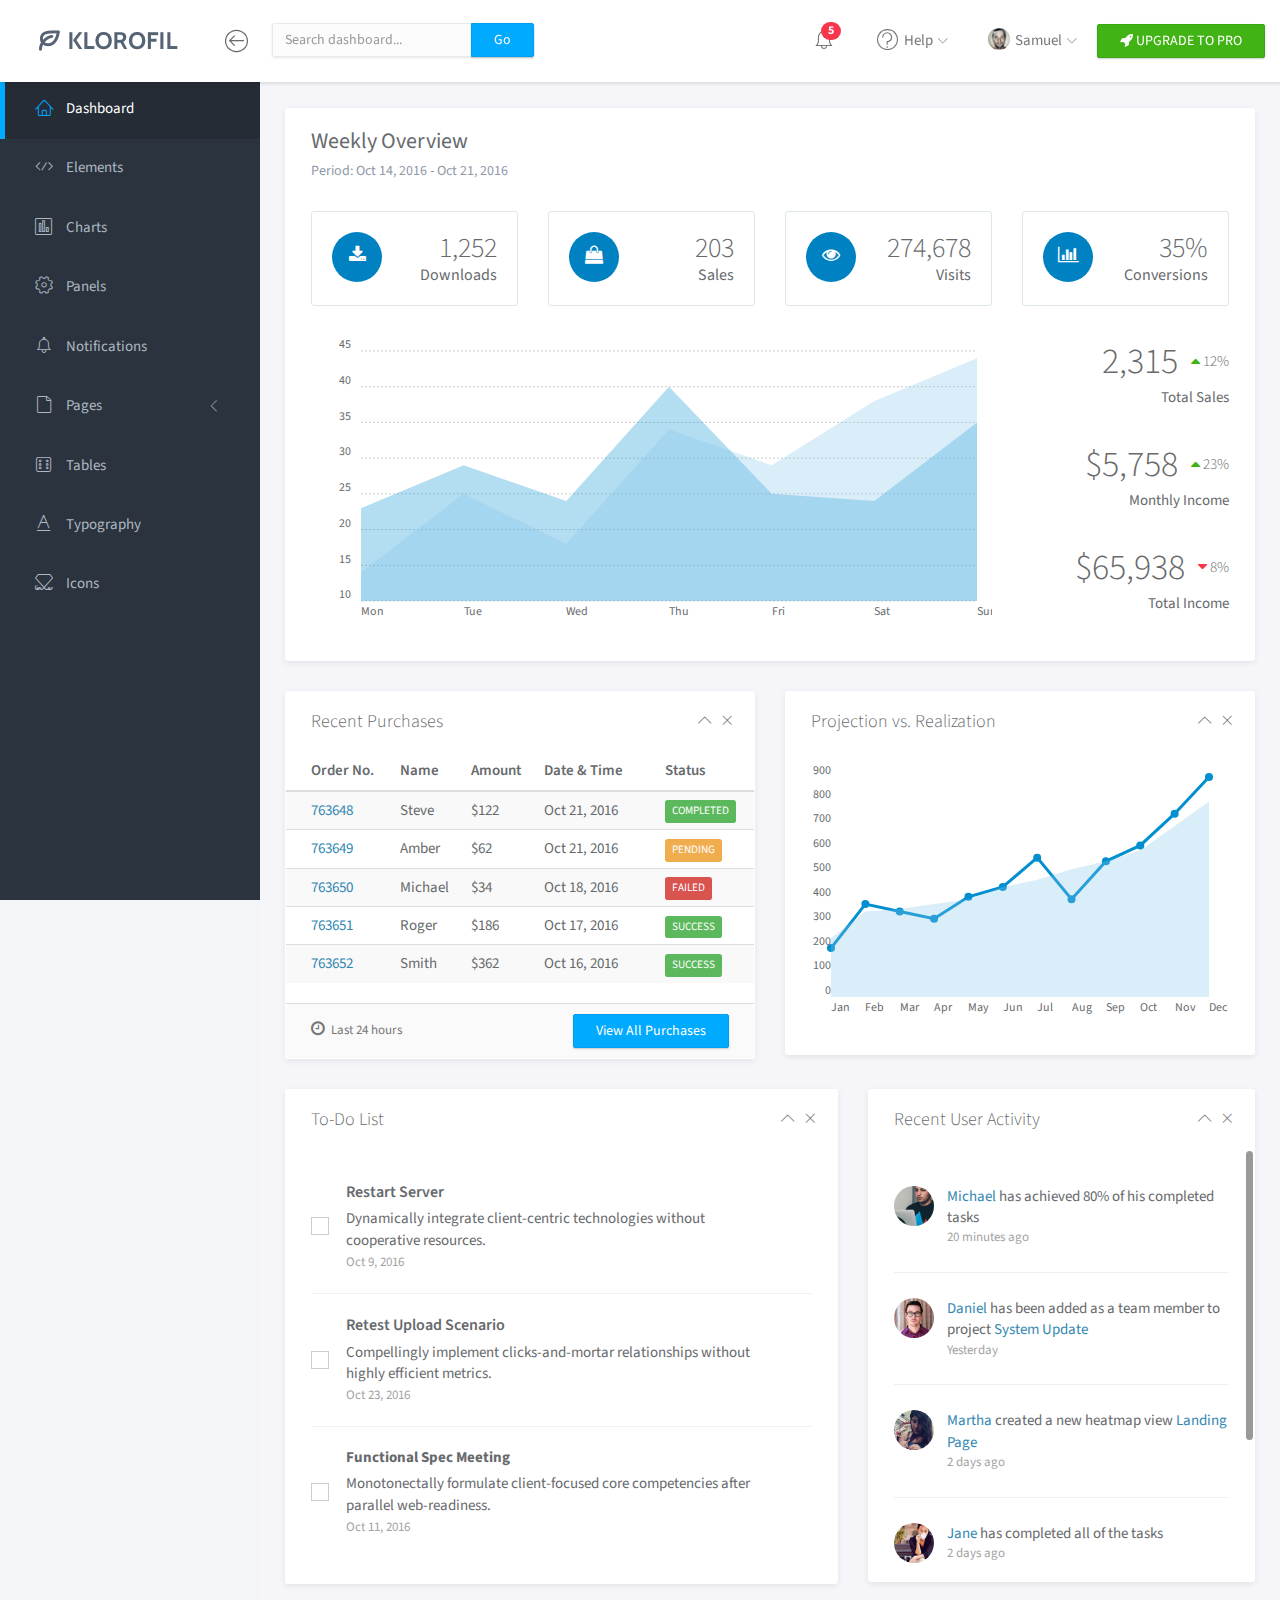
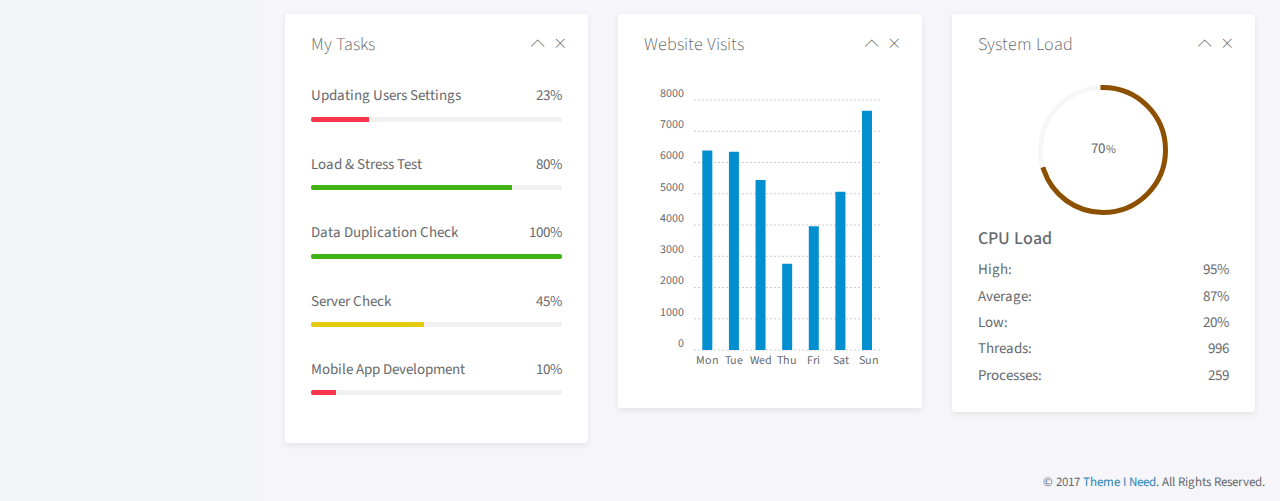
<file: template/index.html>
<!doctype html>
<html lang="en">

<head>
	<title>Dashboard | Klorofil - Free Bootstrap Dashboard Template</title>
	<meta charset="utf-8">
	<meta http-equiv="X-UA-Compatible" content="IE=edge,chrome=1">
	<meta name="viewport" content="width=device-width, initial-scale=1.0, maximum-scale=1.0, user-scalable=0">
	<!-- VENDOR CSS -->
	<link rel="stylesheet" href="assets/vendor/bootstrap/css/bootstrap.min.css">
	<link rel="stylesheet" href="assets/vendor/font-awesome/css/font-awesome.min.css">
	<link rel="stylesheet" href="assets/vendor/linearicons/style.css">
	<link rel="stylesheet" href="assets/vendor/chartist/css/chartist-custom.css">
	<!-- MAIN CSS -->
	<link rel="stylesheet" href="assets/css/main.css">
	<!-- FOR DEMO PURPOSES ONLY. You should remove this in your project -->
	<link rel="stylesheet" href="assets/css/demo.css">
	<!-- GOOGLE FONTS -->
	<link href="https://fonts.googleapis.com/css?family=Source+Sans+Pro:300,400,600,700" rel="stylesheet">
	<!-- ICONS -->
	<link rel="apple-touch-icon" sizes="76x76" href="assets/img/apple-icon.png">
	<link rel="icon" type="image/png" sizes="96x96" href="assets/img/favicon.png">
</head>

<body>
	<!-- WRAPPER -->
	<div id="wrapper">
		<!-- NAVBAR -->
		<nav class="navbar navbar-default navbar-fixed-top">
			<div class="brand">
				<a href="index.html"><img src="assets/img/logo-dark.png" alt="Klorofil Logo" class="img-responsive logo"></a>
			</div>
			<div class="container-fluid">
				<div class="navbar-btn">
					<button type="button" class="btn-toggle-fullwidth"><i class="lnr lnr-arrow-left-circle"></i></button>
				</div>
				<form class="navbar-form navbar-left">
					<div class="input-group">
						<input type="text" value="" class="form-control" placeholder="Search dashboard...">
						<span class="input-group-btn"><button type="button" class="btn btn-primary">Go</button></span>
					</div>
				</form>
				<div class="navbar-btn navbar-btn-right">
					<a class="btn btn-success update-pro" href="https://www.themeineed.com/downloads/klorofil-pro-bootstrap-admin-dashboard-template/?utm_source=klorofil&utm_medium=template&utm_campaign=KlorofilPro" title="Upgrade to Pro" target="_blank"><i class="fa fa-rocket"></i> <span>UPGRADE TO PRO</span></a>
				</div>
				<div id="navbar-menu">
					<ul class="nav navbar-nav navbar-right">
						<li class="dropdown">
							<a href="#" class="dropdown-toggle icon-menu" data-toggle="dropdown">
								<i class="lnr lnr-alarm"></i>
								<span class="badge bg-danger">5</span>
							</a>
							<ul class="dropdown-menu notifications">
								<li><a href="#" class="notification-item"><span class="dot bg-warning"></span>System space is almost full</a></li>
								<li><a href="#" class="notification-item"><span class="dot bg-danger"></span>You have 9 unfinished tasks</a></li>
								<li><a href="#" class="notification-item"><span class="dot bg-success"></span>Monthly report is available</a></li>
								<li><a href="#" class="notification-item"><span class="dot bg-warning"></span>Weekly meeting in 1 hour</a></li>
								<li><a href="#" class="notification-item"><span class="dot bg-success"></span>Your request has been approved</a></li>
								<li><a href="#" class="more">See all notifications</a></li>
							</ul>
						</li>
						<li class="dropdown">
							<a href="#" class="dropdown-toggle" data-toggle="dropdown"><i class="lnr lnr-question-circle"></i> <span>Help</span> <i class="icon-submenu lnr lnr-chevron-down"></i></a>
							<ul class="dropdown-menu">
								<li><a href="#">Basic Use</a></li>
								<li><a href="#">Working With Data</a></li>
								<li><a href="#">Security</a></li>
								<li><a href="#">Troubleshooting</a></li>
							</ul>
						</li>
						<li class="dropdown">
							<a href="#" class="dropdown-toggle" data-toggle="dropdown"><img src="assets/img/user.png" class="img-circle" alt="Avatar"> <span>Samuel</span> <i class="icon-submenu lnr lnr-chevron-down"></i></a>
							<ul class="dropdown-menu">
								<li><a href="#"><i class="lnr lnr-user"></i> <span>My Profile</span></a></li>
								<li><a href="#"><i class="lnr lnr-envelope"></i> <span>Message</span></a></li>
								<li><a href="#"><i class="lnr lnr-cog"></i> <span>Settings</span></a></li>
								<li><a href="#"><i class="lnr lnr-exit"></i> <span>Logout</span></a></li>
							</ul>
						</li>
						<!-- <li>
							<a class="update-pro" href="https://www.themeineed.com/downloads/klorofil-pro-bootstrap-admin-dashboard-template/?utm_source=klorofil&utm_medium=template&utm_campaign=KlorofilPro" title="Upgrade to Pro" target="_blank"><i class="fa fa-rocket"></i> <span>UPGRADE TO PRO</span></a>
						</li> -->
					</ul>
				</div>
			</div>
		</nav>
		<!-- END NAVBAR -->
		<!-- LEFT SIDEBAR -->
		<div id="sidebar-nav" class="sidebar">
			<div class="sidebar-scroll">
				<nav>
					<ul class="nav">
						<li><a href="index.html" class="active"><i class="lnr lnr-home"></i> <span>Dashboard</span></a></li>
						<li><a href="elements.html" class=""><i class="lnr lnr-code"></i> <span>Elements</span></a></li>
						<li><a href="charts.html" class=""><i class="lnr lnr-chart-bars"></i> <span>Charts</span></a></li>
						<li><a href="panels.html" class=""><i class="lnr lnr-cog"></i> <span>Panels</span></a></li>
						<li><a href="notifications.html" class=""><i class="lnr lnr-alarm"></i> <span>Notifications</span></a></li>
						<li>
							<a href="#subPages" data-toggle="collapse" class="collapsed"><i class="lnr lnr-file-empty"></i> <span>Pages</span> <i class="icon-submenu lnr lnr-chevron-left"></i></a>
							<div id="subPages" class="collapse ">
								<ul class="nav">
									<li><a href="page-profile.html" class="">Profile</a></li>
									<li><a href="page-login.html" class="">Login</a></li>
									<li><a href="page-lockscreen.html" class="">Lockscreen</a></li>
								</ul>
							</div>
						</li>
						<li><a href="tables.html" class=""><i class="lnr lnr-dice"></i> <span>Tables</span></a></li>
						<li><a href="typography.html" class=""><i class="lnr lnr-text-format"></i> <span>Typography</span></a></li>
						<li><a href="icons.html" class=""><i class="lnr lnr-linearicons"></i> <span>Icons</span></a></li>
					</ul>
				</nav>
			</div>
		</div>
		<!-- END LEFT SIDEBAR -->
		<!-- MAIN -->
		<div class="main">
			<!-- MAIN CONTENT -->
			<div class="main-content">
				<div class="container-fluid">
					<!-- OVERVIEW -->
					<div class="panel panel-headline">
						<div class="panel-heading">
							<h3 class="panel-title">Weekly Overview</h3>
							<p class="panel-subtitle">Period: Oct 14, 2016 - Oct 21, 2016</p>
						</div>
						<div class="panel-body">
							<div class="row">
								<div class="col-md-3">
									<div class="metric">
										<span class="icon"><i class="fa fa-download"></i></span>
										<p>
											<span class="number">1,252</span>
											<span class="title">Downloads</span>
										</p>
									</div>
								</div>
								<div class="col-md-3">
									<div class="metric">
										<span class="icon"><i class="fa fa-shopping-bag"></i></span>
										<p>
											<span class="number">203</span>
											<span class="title">Sales</span>
										</p>
									</div>
								</div>
								<div class="col-md-3">
									<div class="metric">
										<span class="icon"><i class="fa fa-eye"></i></span>
										<p>
											<span class="number">274,678</span>
											<span class="title">Visits</span>
										</p>
									</div>
								</div>
								<div class="col-md-3">
									<div class="metric">
										<span class="icon"><i class="fa fa-bar-chart"></i></span>
										<p>
											<span class="number">35%</span>
											<span class="title">Conversions</span>
										</p>
									</div>
								</div>
							</div>
							<div class="row">
								<div class="col-md-9">
									<div id="headline-chart" class="ct-chart"></div>
								</div>
								<div class="col-md-3">
									<div class="weekly-summary text-right">
										<span class="number">2,315</span> <span class="percentage"><i class="fa fa-caret-up text-success"></i> 12%</span>
										<span class="info-label">Total Sales</span>
									</div>
									<div class="weekly-summary text-right">
										<span class="number">$5,758</span> <span class="percentage"><i class="fa fa-caret-up text-success"></i> 23%</span>
										<span class="info-label">Monthly Income</span>
									</div>
									<div class="weekly-summary text-right">
										<span class="number">$65,938</span> <span class="percentage"><i class="fa fa-caret-down text-danger"></i> 8%</span>
										<span class="info-label">Total Income</span>
									</div>
								</div>
							</div>
						</div>
					</div>
					<!-- END OVERVIEW -->
					<div class="row">
						<div class="col-md-6">
							<!-- RECENT PURCHASES -->
							<div class="panel">
								<div class="panel-heading">
									<h3 class="panel-title">Recent Purchases</h3>
									<div class="right">
										<button type="button" class="btn-toggle-collapse"><i class="lnr lnr-chevron-up"></i></button>
										<button type="button" class="btn-remove"><i class="lnr lnr-cross"></i></button>
									</div>
								</div>
								<div class="panel-body no-padding">
									<table class="table table-striped">
										<thead>
											<tr>
												<th>Order No.</th>
												<th>Name</th>
												<th>Amount</th>
												<th>Date &amp; Time</th>
												<th>Status</th>
											</tr>
										</thead>
										<tbody>
											<tr>
												<td><a href="#">763648</a></td>
												<td>Steve</td>
												<td>$122</td>
												<td>Oct 21, 2016</td>
												<td><span class="label label-success">COMPLETED</span></td>
											</tr>
											<tr>
												<td><a href="#">763649</a></td>
												<td>Amber</td>
												<td>$62</td>
												<td>Oct 21, 2016</td>
												<td><span class="label label-warning">PENDING</span></td>
											</tr>
											<tr>
												<td><a href="#">763650</a></td>
												<td>Michael</td>
												<td>$34</td>
												<td>Oct 18, 2016</td>
												<td><span class="label label-danger">FAILED</span></td>
											</tr>
											<tr>
												<td><a href="#">763651</a></td>
												<td>Roger</td>
												<td>$186</td>
												<td>Oct 17, 2016</td>
												<td><span class="label label-success">SUCCESS</span></td>
											</tr>
											<tr>
												<td><a href="#">763652</a></td>
												<td>Smith</td>
												<td>$362</td>
												<td>Oct 16, 2016</td>
												<td><span class="label label-success">SUCCESS</span></td>
											</tr>
										</tbody>
									</table>
								</div>
								<div class="panel-footer">
									<div class="row">
										<div class="col-md-6"><span class="panel-note"><i class="fa fa-clock-o"></i> Last 24 hours</span></div>
										<div class="col-md-6 text-right"><a href="#" class="btn btn-primary">View All Purchases</a></div>
									</div>
								</div>
							</div>
							<!-- END RECENT PURCHASES -->
						</div>
						<div class="col-md-6">
							<!-- MULTI CHARTS -->
							<div class="panel">
								<div class="panel-heading">
									<h3 class="panel-title">Projection vs. Realization</h3>
									<div class="right">
										<button type="button" class="btn-toggle-collapse"><i class="lnr lnr-chevron-up"></i></button>
										<button type="button" class="btn-remove"><i class="lnr lnr-cross"></i></button>
									</div>
								</div>
								<div class="panel-body">
									<div id="visits-trends-chart" class="ct-chart"></div>
								</div>
							</div>
							<!-- END MULTI CHARTS -->
						</div>
					</div>
					<div class="row">
						<div class="col-md-7">
							<!-- TODO LIST -->
							<div class="panel">
								<div class="panel-heading">
									<h3 class="panel-title">To-Do List</h3>
									<div class="right">
										<button type="button" class="btn-toggle-collapse"><i class="lnr lnr-chevron-up"></i></button>
										<button type="button" class="btn-remove"><i class="lnr lnr-cross"></i></button>
									</div>
								</div>
								<div class="panel-body">
									<ul class="list-unstyled todo-list">
										<li>
											<label class="control-inline fancy-checkbox">
												<input type="checkbox"><span></span>
											</label>
											<p>
												<span class="title">Restart Server</span>
												<span class="short-description">Dynamically integrate client-centric technologies without cooperative resources.</span>
												<span class="date">Oct 9, 2016</span>
											</p>
											<div class="controls">
												<a href="#"><i class="icon-software icon-software-pencil"></i></a> <a href="#"><i class="icon-arrows icon-arrows-circle-remove"></i></a>
											</div>
										</li>
										<li>
											<label class="control-inline fancy-checkbox">
												<input type="checkbox"><span></span>
											</label>
											<p>
												<span class="title">Retest Upload Scenario</span>
												<span class="short-description">Compellingly implement clicks-and-mortar relationships without highly efficient metrics.</span>
												<span class="date">Oct 23, 2016</span>
											</p>
											<div class="controls">
												<a href="#"><i class="icon-software icon-software-pencil"></i></a> <a href="#"><i class="icon-arrows icon-arrows-circle-remove"></i></a>
											</div>
										</li>
										<li>
											<label class="control-inline fancy-checkbox">
												<input type="checkbox"><span></span>
											</label>
											<p>
												<strong>Functional Spec Meeting</strong>
												<span class="short-description">Monotonectally formulate client-focused core competencies after parallel web-readiness.</span>
												<span class="date">Oct 11, 2016</span>
											</p>
											<div class="controls">
												<a href="#"><i class="icon-software icon-software-pencil"></i></a> <a href="#"><i class="icon-arrows icon-arrows-circle-remove"></i></a>
											</div>
										</li>
									</ul>
								</div>
							</div>
							<!-- END TODO LIST -->
						</div>
						<div class="col-md-5">
							<!-- TIMELINE -->
							<div class="panel panel-scrolling">
								<div class="panel-heading">
									<h3 class="panel-title">Recent User Activity</h3>
									<div class="right">
										<button type="button" class="btn-toggle-collapse"><i class="lnr lnr-chevron-up"></i></button>
										<button type="button" class="btn-remove"><i class="lnr lnr-cross"></i></button>
									</div>
								</div>
								<div class="panel-body">
									<ul class="list-unstyled activity-list">
										<li>
											<img src="assets/img/user1.png" alt="Avatar" class="img-circle pull-left avatar">
											<p><a href="#">Michael</a> has achieved 80% of his completed tasks <span class="timestamp">20 minutes ago</span></p>
										</li>
										<li>
											<img src="assets/img/user2.png" alt="Avatar" class="img-circle pull-left avatar">
											<p><a href="#">Daniel</a> has been added as a team member to project <a href="#">System Update</a> <span class="timestamp">Yesterday</span></p>
										</li>
										<li>
											<img src="assets/img/user3.png" alt="Avatar" class="img-circle pull-left avatar">
											<p><a href="#">Martha</a> created a new heatmap view <a href="#">Landing Page</a> <span class="timestamp">2 days ago</span></p>
										</li>
										<li>
											<img src="assets/img/user4.png" alt="Avatar" class="img-circle pull-left avatar">
											<p><a href="#">Jane</a> has completed all of the tasks <span class="timestamp">2 days ago</span></p>
										</li>
										<li>
											<img src="assets/img/user5.png" alt="Avatar" class="img-circle pull-left avatar">
											<p><a href="#">Jason</a> started a discussion about <a href="#">Weekly Meeting</a> <span class="timestamp">3 days ago</span></p>
										</li>
									</ul>
									<button type="button" class="btn btn-primary btn-bottom center-block">Load More</button>
								</div>
							</div>
							<!-- END TIMELINE -->
						</div>
					</div>
					<div class="row">
						<div class="col-md-4">
							<!-- TASKS -->
							<div class="panel">
								<div class="panel-heading">
									<h3 class="panel-title">My Tasks</h3>
									<div class="right">
										<button type="button" class="btn-toggle-collapse"><i class="lnr lnr-chevron-up"></i></button>
										<button type="button" class="btn-remove"><i class="lnr lnr-cross"></i></button>
									</div>
								</div>
								<div class="panel-body">
									<ul class="list-unstyled task-list">
										<li>
											<p>Updating Users Settings <span class="label-percent">23%</span></p>
											<div class="progress progress-xs">
												<div class="progress-bar progress-bar-danger" role="progressbar" aria-valuenow="23" aria-valuemin="0" aria-valuemax="100" style="width:23%">
													<span class="sr-only">23% Complete</span>
												</div>
											</div>
										</li>
										<li>
											<p>Load &amp; Stress Test <span class="label-percent">80%</span></p>
											<div class="progress progress-xs">
												<div class="progress-bar progress-bar-success" role="progressbar" aria-valuenow="80" aria-valuemin="0" aria-valuemax="100" style="width: 80%">
													<span class="sr-only">80% Complete</span>
												</div>
											</div>
										</li>
										<li>
											<p>Data Duplication Check <span class="label-percent">100%</span></p>
											<div class="progress progress-xs">
												<div class="progress-bar progress-bar-success" role="progressbar" aria-valuenow="100" aria-valuemin="0" aria-valuemax="100" style="width: 100%">
													<span class="sr-only">Success</span>
												</div>
											</div>
										</li>
										<li>
											<p>Server Check <span class="label-percent">45%</span></p>
											<div class="progress progress-xs">
												<div class="progress-bar progress-bar-warning" role="progressbar" aria-valuenow="45" aria-valuemin="0" aria-valuemax="100" style="width: 45%">
													<span class="sr-only">45% Complete</span>
												</div>
											</div>
										</li>
										<li>
											<p>Mobile App Development <span class="label-percent">10%</span></p>
											<div class="progress progress-xs">
												<div class="progress-bar progress-bar-danger" role="progressbar" aria-valuenow="10" aria-valuemin="0" aria-valuemax="100" style="width: 10%">
													<span class="sr-only">10% Complete</span>
												</div>
											</div>
										</li>
									</ul>
								</div>
							</div>
							<!-- END TASKS -->
						</div>
						<div class="col-md-4">
							<!-- VISIT CHART -->
							<div class="panel">
								<div class="panel-heading">
									<h3 class="panel-title">Website Visits</h3>
									<div class="right">
										<button type="button" class="btn-toggle-collapse"><i class="lnr lnr-chevron-up"></i></button>
										<button type="button" class="btn-remove"><i class="lnr lnr-cross"></i></button>
									</div>
								</div>
								<div class="panel-body">
									<div id="visits-chart" class="ct-chart"></div>
								</div>
							</div>
							<!-- END VISIT CHART -->
						</div>
						<div class="col-md-4">
							<!-- REALTIME CHART -->
							<div class="panel">
								<div class="panel-heading">
									<h3 class="panel-title">System Load</h3>
									<div class="right">
										<button type="button" class="btn-toggle-collapse"><i class="lnr lnr-chevron-up"></i></button>
										<button type="button" class="btn-remove"><i class="lnr lnr-cross"></i></button>
									</div>
								</div>
								<div class="panel-body">
									<div id="system-load" class="easy-pie-chart" data-percent="70">
										<span class="percent">70</span>
									</div>
									<h4>CPU Load</h4>
									<ul class="list-unstyled list-justify">
										<li>High: <span>95%</span></li>
										<li>Average: <span>87%</span></li>
										<li>Low: <span>20%</span></li>
										<li>Threads: <span>996</span></li>
										<li>Processes: <span>259</span></li>
									</ul>
								</div>
							</div>
							<!-- END REALTIME CHART -->
						</div>
					</div>
				</div>
			</div>
			<!-- END MAIN CONTENT -->
		</div>
		<!-- END MAIN -->
		<div class="clearfix"></div>
		<footer>
			<div class="container-fluid">
				<p class="copyright">&copy; 2017 <a href="https://www.themeineed.com" target="_blank">Theme I Need</a>. All Rights Reserved.</p>
			</div>
		</footer>
	</div>
	<!-- END WRAPPER -->
	<!-- Javascript -->
	<script src="assets/vendor/jquery/jquery.min.js"></script>
	<script src="assets/vendor/bootstrap/js/bootstrap.min.js"></script>
	<script src="assets/vendor/jquery-slimscroll/jquery.slimscroll.min.js"></script>
	<script src="assets/vendor/jquery.easy-pie-chart/jquery.easypiechart.min.js"></script>
	<script src="assets/vendor/chartist/js/chartist.min.js"></script>
	<script src="assets/scripts/klorofil-common.js"></script>
	<script>
	$(function() {
		var data, options;

		// headline charts
		data = {
			labels: ['Mon', 'Tue', 'Wed', 'Thu', 'Fri', 'Sat', 'Sun'],
			series: [
				[23, 29, 24, 40, 25, 24, 35],
				[14, 25, 18, 34, 29, 38, 44],
			]
		};

		options = {
			height: 300,
			showArea: true,
			showLine: false,
			showPoint: false,
			fullWidth: true,
			axisX: {
				showGrid: false
			},
			lineSmooth: false,
		};

		new Chartist.Line('#headline-chart', data, options);


		// visits trend charts
		data = {
			labels: ['Jan', 'Feb', 'Mar', 'Apr', 'May', 'Jun', 'Jul', 'Aug', 'Sep', 'Oct', 'Nov', 'Dec'],
			series: [{
				name: 'series-real',
				data: [200, 380, 350, 320, 410, 450, 570, 400, 555, 620, 750, 900],
			}, {
				name: 'series-projection',
				data: [240, 350, 360, 380, 400, 450, 480, 523, 555, 600, 700, 800],
			}]
		};

		options = {
			fullWidth: true,
			lineSmooth: false,
			height: "270px",
			low: 0,
			high: 'auto',
			series: {
				'series-projection': {
					showArea: true,
					showPoint: false,
					showLine: false
				},
			},
			axisX: {
				showGrid: false,

			},
			axisY: {
				showGrid: false,
				onlyInteger: true,
				offset: 0,
			},
			chartPadding: {
				left: 20,
				right: 20
			}
		};

		new Chartist.Line('#visits-trends-chart', data, options);


		// visits chart
		data = {
			labels: ['Mon', 'Tue', 'Wed', 'Thu', 'Fri', 'Sat', 'Sun'],
			series: [
				[6384, 6342, 5437, 2764, 3958, 5068, 7654]
			]
		};

		options = {
			height: 300,
			axisX: {
				showGrid: false
			},
		};

		new Chartist.Bar('#visits-chart', data, options);


		// real-time pie chart
		var sysLoad = $('#system-load').easyPieChart({
			size: 130,
			barColor: function(percent) {
				return "rgb(" + Math.round(200 * percent / 100) + ", " + Math.round(200 * (1.1 - percent / 100)) + ", 0)";
			},
			trackColor: 'rgba(245, 245, 245, 0.8)',
			scaleColor: false,
			lineWidth: 5,
			lineCap: "square",
			animate: 800
		});

		var updateInterval = 3000; // in milliseconds

		setInterval(function() {
			var randomVal;
			randomVal = getRandomInt(0, 100);

			sysLoad.data('easyPieChart').update(randomVal);
			sysLoad.find('.percent').text(randomVal);
		}, updateInterval);

		function getRandomInt(min, max) {
			return Math.floor(Math.random() * (max - min + 1)) + min;
		}

	});
	</script>
</body>

</html>
</file>
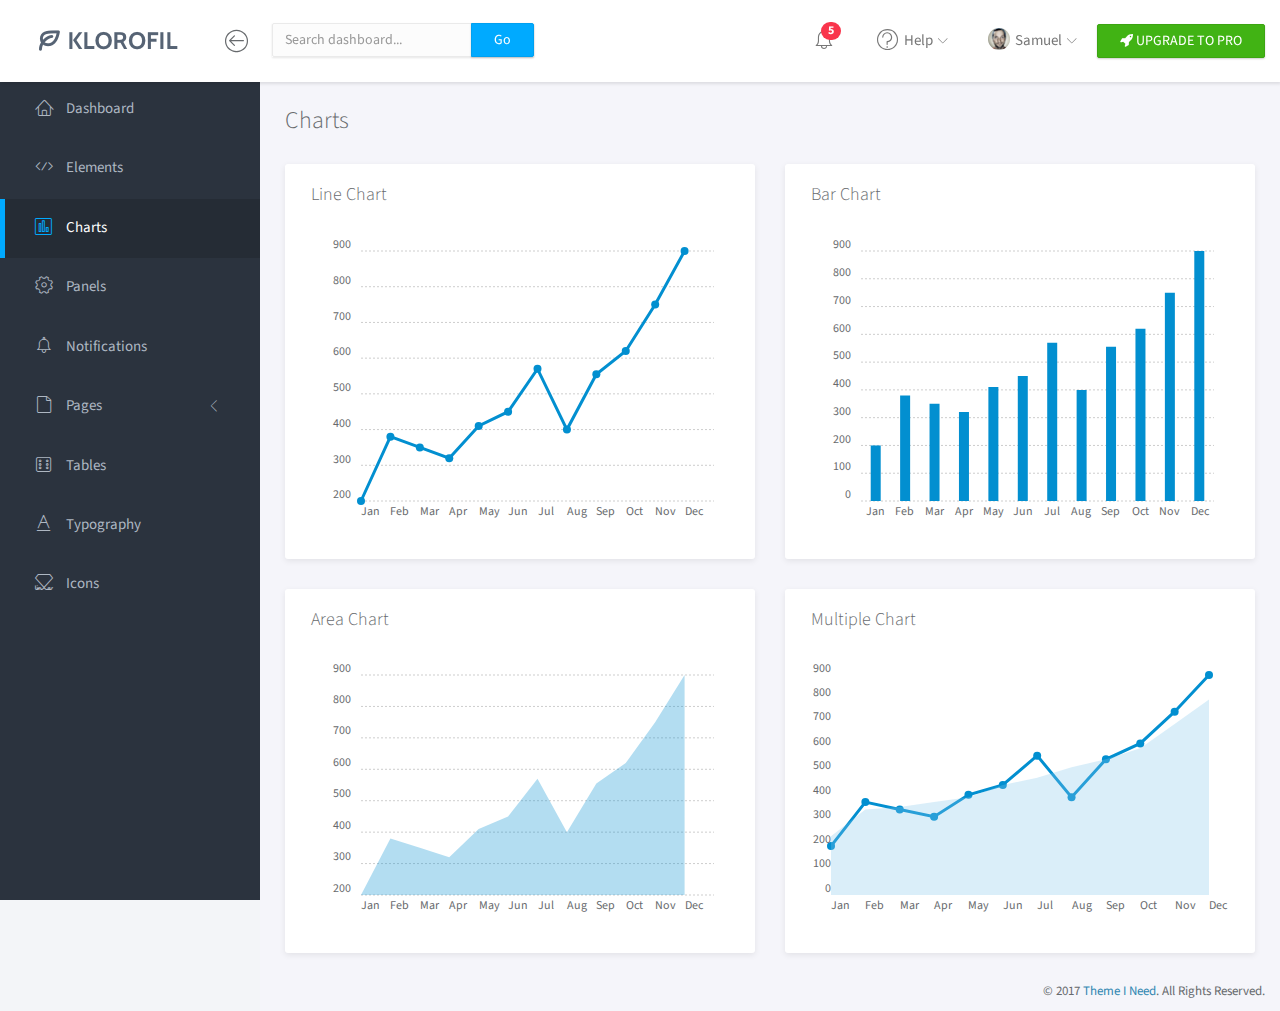
<file: template/charts.html>
<!doctype html>
<html lang="en">

<head>
	<title>Charts | Klorofil - Free Bootstrap Dashboard Template</title>
	<meta charset="utf-8">
	<meta http-equiv="X-UA-Compatible" content="IE=edge,chrome=1">
	<meta name="viewport" content="width=device-width, initial-scale=1.0, maximum-scale=1.0, user-scalable=0">
	<!-- VENDOR CSS -->
	<link rel="stylesheet" href="assets/vendor/bootstrap/css/bootstrap.min.css">
	<link rel="stylesheet" href="assets/vendor/font-awesome/css/font-awesome.min.css">
	<link rel="stylesheet" href="assets/vendor/linearicons/style.css">
	<link rel="stylesheet" href="assets/vendor/chartist/css/chartist-custom.css">
	<!-- MAIN CSS -->
	<link rel="stylesheet" href="assets/css/main.css">
	<!-- FOR DEMO PURPOSES ONLY. You should remove this in your project -->
	<link rel="stylesheet" href="assets/css/demo.css">
	<!-- GOOGLE FONTS -->
	<link href="https://fonts.googleapis.com/css?family=Source+Sans+Pro:300,400,600,700" rel="stylesheet">
	<!-- ICONS -->
	<link rel="apple-touch-icon" sizes="76x76" href="assets/img/apple-icon.png">
	<link rel="icon" type="image/png" sizes="96x96" href="assets/img/favicon.png">
</head>

<body>
	<!-- WRAPPER -->
	<div id="wrapper">
		<!-- NAVBAR -->
		<nav class="navbar navbar-default navbar-fixed-top">
			<div class="brand">
				<a href="index.html"><img src="assets/img/logo-dark.png" alt="Klorofil Logo" class="img-responsive logo"></a>
			</div>
			<div class="container-fluid">
				<div class="navbar-btn">
					<button type="button" class="btn-toggle-fullwidth"><i class="lnr lnr-arrow-left-circle"></i></button>
				</div>
				<form class="navbar-form navbar-left">
					<div class="input-group">
						<input type="text" value="" class="form-control" placeholder="Search dashboard...">
						<span class="input-group-btn"><button type="button" class="btn btn-primary">Go</button></span>
					</div>
				</form>
				<div class="navbar-btn navbar-btn-right">
					<a class="btn btn-success update-pro" href="https://www.themeineed.com/downloads/klorofil-pro-bootstrap-admin-dashboard-template/?utm_source=klorofil&utm_medium=template&utm_campaign=KlorofilPro" title="Upgrade to Pro" target="_blank"><i class="fa fa-rocket"></i> <span>UPGRADE TO PRO</span></a>
				</div>
				<div id="navbar-menu">
					<ul class="nav navbar-nav navbar-right">
						<li class="dropdown">
							<a href="#" class="dropdown-toggle icon-menu" data-toggle="dropdown">
								<i class="lnr lnr-alarm"></i>
								<span class="badge bg-danger">5</span>
							</a>
							<ul class="dropdown-menu notifications">
								<li><a href="#" class="notification-item"><span class="dot bg-warning"></span>System space is almost full</a></li>
								<li><a href="#" class="notification-item"><span class="dot bg-danger"></span>You have 9 unfinished tasks</a></li>
								<li><a href="#" class="notification-item"><span class="dot bg-success"></span>Monthly report is available</a></li>
								<li><a href="#" class="notification-item"><span class="dot bg-warning"></span>Weekly meeting in 1 hour</a></li>
								<li><a href="#" class="notification-item"><span class="dot bg-success"></span>Your request has been approved</a></li>
								<li><a href="#" class="more">See all notifications</a></li>
							</ul>
						</li>
						<li class="dropdown">
							<a href="#" class="dropdown-toggle" data-toggle="dropdown"><i class="lnr lnr-question-circle"></i> <span>Help</span> <i class="icon-submenu lnr lnr-chevron-down"></i></a>
							<ul class="dropdown-menu">
								<li><a href="#">Basic Use</a></li>
								<li><a href="#">Working With Data</a></li>
								<li><a href="#">Security</a></li>
								<li><a href="#">Troubleshooting</a></li>
							</ul>
						</li>
						<li class="dropdown">
							<a href="#" class="dropdown-toggle" data-toggle="dropdown"><img src="assets/img/user.png" class="img-circle" alt="Avatar"> <span>Samuel</span> <i class="icon-submenu lnr lnr-chevron-down"></i></a>
							<ul class="dropdown-menu">
								<li><a href="#"><i class="lnr lnr-user"></i> <span>My Profile</span></a></li>
								<li><a href="#"><i class="lnr lnr-envelope"></i> <span>Message</span></a></li>
								<li><a href="#"><i class="lnr lnr-cog"></i> <span>Settings</span></a></li>
								<li><a href="#"><i class="lnr lnr-exit"></i> <span>Logout</span></a></li>
							</ul>
						</li>
						<!-- <li>
							<a class="update-pro" href="https://www.themeineed.com/downloads/klorofil-pro-bootstrap-admin-dashboard-template/?utm_source=klorofil&utm_medium=template&utm_campaign=KlorofilPro" title="Upgrade to Pro" target="_blank"><i class="fa fa-rocket"></i> <span>UPGRADE TO PRO</span></a>
						</li> -->
					</ul>
				</div>
			</div>
		</nav>
		<!-- END NAVBAR -->
		<!-- LEFT SIDEBAR -->
		<div id="sidebar-nav" class="sidebar">
			<div class="sidebar-scroll">
				<nav>
					<ul class="nav">
						<li><a href="index.html" class=""><i class="lnr lnr-home"></i> <span>Dashboard</span></a></li>
						<li><a href="elements.html" class=""><i class="lnr lnr-code"></i> <span>Elements</span></a></li>
						<li><a href="charts.html" class="active"><i class="lnr lnr-chart-bars"></i> <span>Charts</span></a></li>
						<li><a href="panels.html" class=""><i class="lnr lnr-cog"></i> <span>Panels</span></a></li>
						<li><a href="notifications.html" class=""><i class="lnr lnr-alarm"></i> <span>Notifications</span></a></li>
						<li>
							<a href="#subPages" data-toggle="collapse" class="collapsed"><i class="lnr lnr-file-empty"></i> <span>Pages</span> <i class="icon-submenu lnr lnr-chevron-left"></i></a>
							<div id="subPages" class="collapse ">
								<ul class="nav">
									<li><a href="page-profile.html" class="">Profile</a></li>
									<li><a href="page-login.html" class="">Login</a></li>
									<li><a href="page-lockscreen.html" class="">Lockscreen</a></li>
								</ul>
							</div>
						</li>
						<li><a href="tables.html" class=""><i class="lnr lnr-dice"></i> <span>Tables</span></a></li>
						<li><a href="typography.html" class=""><i class="lnr lnr-text-format"></i> <span>Typography</span></a></li>
						<li><a href="icons.html" class=""><i class="lnr lnr-linearicons"></i> <span>Icons</span></a></li>
					</ul>
				</nav>
			</div>
		</div>
		<!-- END LEFT SIDEBAR -->
		<!-- MAIN -->
		<div class="main">
			<!-- MAIN CONTENT -->
			<div class="main-content">
				<div class="container-fluid">
					<h3 class="page-title">Charts</h3>
					<div class="row">
						<div class="col-md-6">
							<div class="panel">
								<div class="panel-heading">
									<h3 class="panel-title">Line Chart</h3>
								</div>
								<div class="panel-body">
									<div id="demo-line-chart" class="ct-chart"></div>
								</div>
							</div>
						</div>
						<div class="col-md-6">
							<div class="panel">
								<div class="panel-heading">
									<h3 class="panel-title">Bar Chart</h3>
								</div>
								<div class="panel-body">
									<div id="demo-bar-chart" class="ct-chart"></div>
								</div>
							</div>
						</div>
					</div>
					<div class="row">
						<div class="col-md-6">
							<div class="panel">
								<div class="panel-heading">
									<h3 class="panel-title">Area Chart</h3>
								</div>
								<div class="panel-body">
									<div id="demo-area-chart" class="ct-chart"></div>
								</div>
							</div>
						</div>
						<div class="col-md-6">
							<div class="panel">
								<div class="panel-heading">
									<h3 class="panel-title">Multiple Chart</h3>
								</div>
								<div class="panel-body">
									<div id="multiple-chart" class="ct-chart"></div>
								</div>
							</div>
						</div>
					</div>
				</div>
			</div>
			<!-- END MAIN CONTENT -->
		</div>
		<!-- END MAIN -->
		<div class="clearfix"></div>
		<footer>
			<div class="container-fluid">
				<p class="copyright">&copy; 2017 <a href="https://www.themeineed.com" target="_blank">Theme I Need</a>. All Rights Reserved.</p>
			</div>
		</footer>
	</div>
	<!-- END WRAPPER -->
	<!-- Javascript -->
	<script src="assets/vendor/jquery/jquery.min.js"></script>
	<script src="assets/vendor/bootstrap/js/bootstrap.min.js"></script>
	<script src="assets/vendor/jquery-slimscroll/jquery.slimscroll.min.js"></script>
	<script src="assets/vendor/chartist/js/chartist.min.js"></script>
	<script src="assets/scripts/klorofil-common.js"></script>
	<script>
	$(function() {
		var options;

		var data = {
			labels: ['Jan', 'Feb', 'Mar', 'Apr', 'May', 'Jun', 'Jul', 'Aug', 'Sep', 'Oct', 'Nov', 'Dec'],
			series: [
				[200, 380, 350, 320, 410, 450, 570, 400, 555, 620, 750, 900],
			]
		};

		// line chart
		options = {
			height: "300px",
			showPoint: true,
			axisX: {
				showGrid: false
			},
			lineSmooth: false,
		};

		new Chartist.Line('#demo-line-chart', data, options);

		// bar chart
		options = {
			height: "300px",
			axisX: {
				showGrid: false
			},
		};

		new Chartist.Bar('#demo-bar-chart', data, options);


		// area chart
		options = {
			height: "270px",
			showArea: true,
			showLine: false,
			showPoint: false,
			axisX: {
				showGrid: false
			},
			lineSmooth: false,
		};

		new Chartist.Line('#demo-area-chart', data, options);


		// multiple chart
		var data = {
			labels: ['Jan', 'Feb', 'Mar', 'Apr', 'May', 'Jun', 'Jul', 'Aug', 'Sep', 'Oct', 'Nov', 'Dec'],
			series: [{
				name: 'series-real',
				data: [200, 380, 350, 320, 410, 450, 570, 400, 555, 620, 750, 900],
			}, {
				name: 'series-projection',
				data: [240, 350, 360, 380, 400, 450, 480, 523, 555, 600, 700, 800],
			}]
		};

		var options = {
			fullWidth: true,
			lineSmooth: false,
			height: "270px",
			low: 0,
			high: 'auto',
			series: {
				'series-projection': {
					showArea: true,
					showPoint: false,
					showLine: false
				},
			},
			axisX: {
				showGrid: false,

			},
			axisY: {
				showGrid: false,
				onlyInteger: true,
				offset: 0,
			},
			chartPadding: {
				left: 20,
				right: 20
			}
		};

		new Chartist.Line('#multiple-chart', data, options);

	});
	</script>
</body>

</html>
</file>
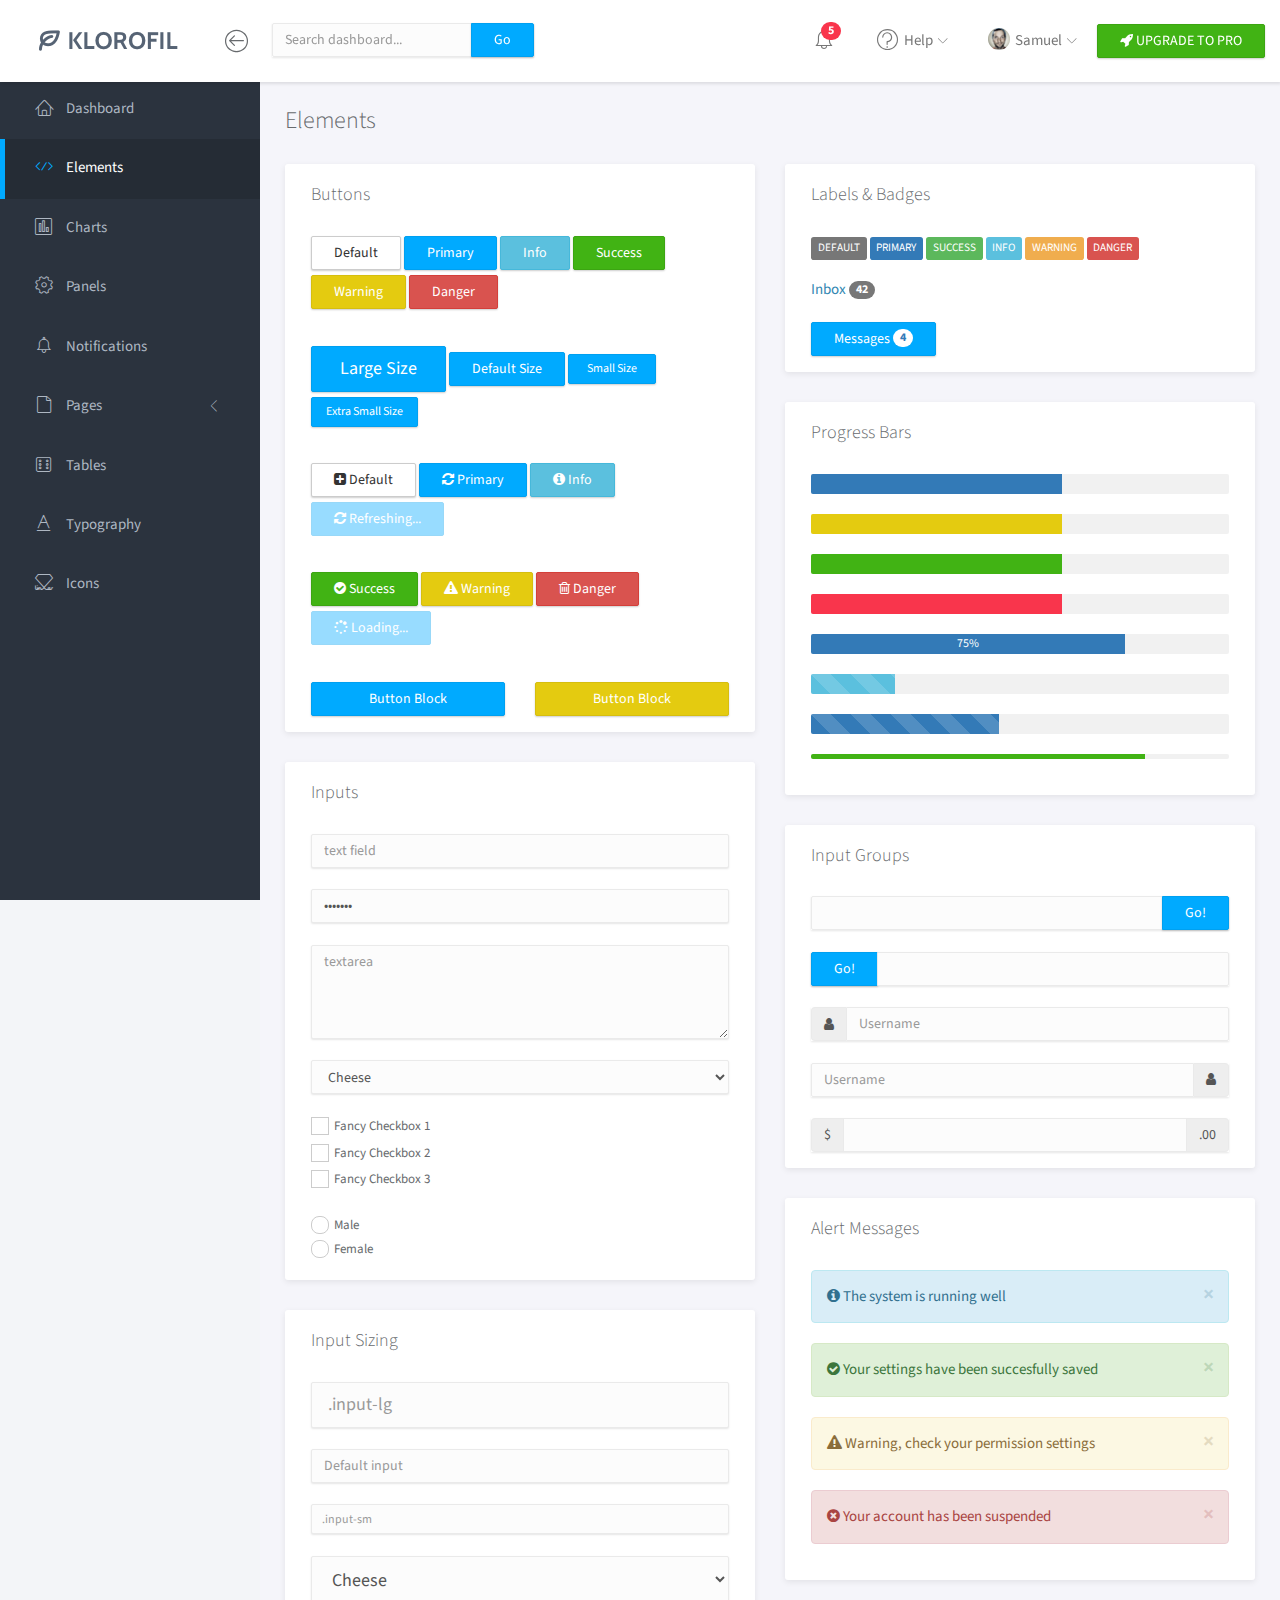
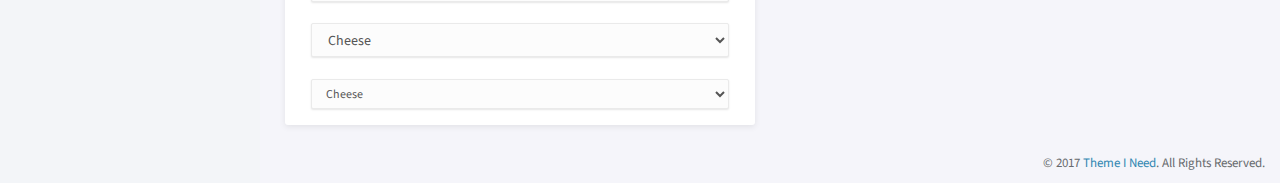
<file: template/elements.html>
<!doctype html>
<html lang="en">

<head>
	<title>Elements | Klorofil - Free Bootstrap Dashboard Template</title>
	<meta charset="utf-8">
	<meta http-equiv="X-UA-Compatible" content="IE=edge,chrome=1">
	<meta name="viewport" content="width=device-width, initial-scale=1.0, maximum-scale=1.0, user-scalable=0">
	<!-- VENDOR CSS -->
	<link rel="stylesheet" href="assets/vendor/bootstrap/css/bootstrap.min.css">
	<link rel="stylesheet" href="assets/vendor/font-awesome/css/font-awesome.min.css">
	<link rel="stylesheet" href="assets/vendor/linearicons/style.css">
	<!-- MAIN CSS -->
	<link rel="stylesheet" href="assets/css/main.css">
	<!-- FOR DEMO PURPOSES ONLY. You should remove this in your project -->
	<link rel="stylesheet" href="assets/css/demo.css">
	<!-- GOOGLE FONTS -->
	<link href="https://fonts.googleapis.com/css?family=Source+Sans+Pro:300,400,600,700" rel="stylesheet">
	<!-- ICONS -->
	<link rel="apple-touch-icon" sizes="76x76" href="assets/img/apple-icon.png">
	<link rel="icon" type="image/png" sizes="96x96" href="assets/img/favicon.png">
</head>

<body>
	<!-- WRAPPER -->
	<div id="wrapper">
		<!-- NAVBAR -->
		<nav class="navbar navbar-default navbar-fixed-top">
			<div class="brand">
				<a href="index.html"><img src="assets/img/logo-dark.png" alt="Klorofil Logo" class="img-responsive logo"></a>
			</div>
			<div class="container-fluid">
				<div class="navbar-btn">
					<button type="button" class="btn-toggle-fullwidth"><i class="lnr lnr-arrow-left-circle"></i></button>
				</div>
				<form class="navbar-form navbar-left">
					<div class="input-group">
						<input type="text" value="" class="form-control" placeholder="Search dashboard...">
						<span class="input-group-btn"><button type="button" class="btn btn-primary">Go</button></span>
					</div>
				</form>
				<div class="navbar-btn navbar-btn-right">
					<a class="btn btn-success update-pro" href="https://www.themeineed.com/downloads/klorofil-pro-bootstrap-admin-dashboard-template/?utm_source=klorofil&utm_medium=template&utm_campaign=KlorofilPro" title="Upgrade to Pro" target="_blank"><i class="fa fa-rocket"></i> <span>UPGRADE TO PRO</span></a>
				</div>
				<div id="navbar-menu">
					<ul class="nav navbar-nav navbar-right">
						<li class="dropdown">
							<a href="#" class="dropdown-toggle icon-menu" data-toggle="dropdown">
								<i class="lnr lnr-alarm"></i>
								<span class="badge bg-danger">5</span>
							</a>
							<ul class="dropdown-menu notifications">
								<li><a href="#" class="notification-item"><span class="dot bg-warning"></span>System space is almost full</a></li>
								<li><a href="#" class="notification-item"><span class="dot bg-danger"></span>You have 9 unfinished tasks</a></li>
								<li><a href="#" class="notification-item"><span class="dot bg-success"></span>Monthly report is available</a></li>
								<li><a href="#" class="notification-item"><span class="dot bg-warning"></span>Weekly meeting in 1 hour</a></li>
								<li><a href="#" class="notification-item"><span class="dot bg-success"></span>Your request has been approved</a></li>
								<li><a href="#" class="more">See all notifications</a></li>
							</ul>
						</li>
						<li class="dropdown">
							<a href="#" class="dropdown-toggle" data-toggle="dropdown"><i class="lnr lnr-question-circle"></i> <span>Help</span> <i class="icon-submenu lnr lnr-chevron-down"></i></a>
							<ul class="dropdown-menu">
								<li><a href="#">Basic Use</a></li>
								<li><a href="#">Working With Data</a></li>
								<li><a href="#">Security</a></li>
								<li><a href="#">Troubleshooting</a></li>
							</ul>
						</li>
						<li class="dropdown">
							<a href="#" class="dropdown-toggle" data-toggle="dropdown"><img src="assets/img/user.png" class="img-circle" alt="Avatar"> <span>Samuel</span> <i class="icon-submenu lnr lnr-chevron-down"></i></a>
							<ul class="dropdown-menu">
								<li><a href="#"><i class="lnr lnr-user"></i> <span>My Profile</span></a></li>
								<li><a href="#"><i class="lnr lnr-envelope"></i> <span>Message</span></a></li>
								<li><a href="#"><i class="lnr lnr-cog"></i> <span>Settings</span></a></li>
								<li><a href="#"><i class="lnr lnr-exit"></i> <span>Logout</span></a></li>
							</ul>
						</li>
						<!-- <li>
							<a class="update-pro" href="https://www.themeineed.com/downloads/klorofil-pro-bootstrap-admin-dashboard-template/?utm_source=klorofil&utm_medium=template&utm_campaign=KlorofilPro" title="Upgrade to Pro" target="_blank"><i class="fa fa-rocket"></i> <span>UPGRADE TO PRO</span></a>
						</li> -->
					</ul>
				</div>
			</div>
		</nav>
		<!-- END NAVBAR -->
		<!-- LEFT SIDEBAR -->
		<div id="sidebar-nav" class="sidebar">
			<div class="sidebar-scroll">
				<nav>
					<ul class="nav">
						<li><a href="index.html" class=""><i class="lnr lnr-home"></i> <span>Dashboard</span></a></li>
						<li><a href="elements.html" class="active"><i class="lnr lnr-code"></i> <span>Elements</span></a></li>
						<li><a href="charts.html" class=""><i class="lnr lnr-chart-bars"></i> <span>Charts</span></a></li>
						<li><a href="panels.html" class=""><i class="lnr lnr-cog"></i> <span>Panels</span></a></li>
						<li><a href="notifications.html" class=""><i class="lnr lnr-alarm"></i> <span>Notifications</span></a></li>
						<li>
							<a href="#subPages" data-toggle="collapse" class="collapsed"><i class="lnr lnr-file-empty"></i> <span>Pages</span> <i class="icon-submenu lnr lnr-chevron-left"></i></a>
							<div id="subPages" class="collapse ">
								<ul class="nav">
									<li><a href="page-profile.html" class="">Profile</a></li>
									<li><a href="page-login.html" class="">Login</a></li>
									<li><a href="page-lockscreen.html" class="">Lockscreen</a></li>
								</ul>
							</div>
						</li>
						<li><a href="tables.html" class=""><i class="lnr lnr-dice"></i> <span>Tables</span></a></li>
						<li><a href="typography.html" class=""><i class="lnr lnr-text-format"></i> <span>Typography</span></a></li>
						<li><a href="icons.html" class=""><i class="lnr lnr-linearicons"></i> <span>Icons</span></a></li>
					</ul>
				</nav>
			</div>
		</div>
		<!-- END LEFT SIDEBAR -->
		<!-- MAIN -->
		<div class="main">
			<!-- MAIN CONTENT -->
			<div class="main-content">
				<div class="container-fluid">
					<h3 class="page-title">Elements</h3>
					<div class="row">
						<div class="col-md-6">
							<!-- BUTTONS -->
							<div class="panel">
								<div class="panel-heading">
									<h3 class="panel-title">Buttons</h3>
								</div>
								<div class="panel-body">
									<p class="demo-button">
										<button type="button" class="btn btn-default">Default</button>
										<button type="button" class="btn btn-primary">Primary</button>
										<button type="button" class="btn btn-info">Info</button>
										<button type="button" class="btn btn-success">Success</button>
										<button type="button" class="btn btn-warning">Warning</button>
										<button type="button" class="btn btn-danger">Danger</button>
									</p>
									<br>
									<p class="demo-button">
										<button type="button" class="btn btn-primary btn-lg">Large Size</button>
										<button type="button" class="btn btn-primary">Default Size</button>
										<button type="button" class="btn btn-primary btn-sm">Small Size</button>
										<button type="button" class="btn btn-primary btn-xs">Extra Small Size</button>
									</p>
									<br>
									<p class="demo-button">
										<button type="button" class="btn btn-default"><i class="fa fa-plus-square"></i> Default </button>
										<button type="button" class="btn btn-primary"><i class="fa fa-refresh"></i> Primary</button>
										<button type="button" class="btn btn-info"><i class="fa fa-info-circle"></i> Info</button>
										<button type="button" class="btn btn-primary" disabled="disabled"><i class="fa fa-refresh fa-spin"></i> Refreshing...</button>
									</p>
									<br>
									<p class="demo-button">
										<button type="button" class="btn btn-success"><i class="fa fa-check-circle"></i> Success</button>
										<button type="button" class="btn btn-warning"><i class="fa fa-warning"></i> Warning</button>
										<button type="button" class="btn btn-danger"><i class="fa fa-trash-o"></i> Danger</button>
										<button type="button" class="btn btn-primary" disabled="disabled"><i class="fa fa-spinner fa-spin"></i> Loading...</button>
									</p>
									<br>
									<div class="row">
										<div class="col-md-6">
											<button type="button" class="btn btn-primary btn-block">Button Block</button>
										</div>
										<div class="col-md-6">
											<button type="button" class="btn btn-warning btn-block">Button Block</button>
										</div>
									</div>
								</div>
							</div>
							<!-- END BUTTONS -->
							<!-- INPUTS -->
							<div class="panel">
								<div class="panel-heading">
									<h3 class="panel-title">Inputs</h3>
								</div>
								<div class="panel-body">
									<input type="text" class="form-control" placeholder="text field">
									<br>
									<input type="password" class="form-control" value="asecret">
									<br>
									<textarea class="form-control" placeholder="textarea" rows="4"></textarea>
									<br>
									<select class="form-control">
										<option value="cheese">Cheese</option>
										<option value="tomatoes">Tomatoes</option>
										<option value="mozarella">Mozzarella</option>
										<option value="mushrooms">Mushrooms</option>
										<option value="pepperoni">Pepperoni</option>
										<option value="onions">Onions</option>
									</select>
									<br>
									<label class="fancy-checkbox">
										<input type="checkbox">
										<span>Fancy Checkbox 1</span>
									</label>
									<label class="fancy-checkbox">
										<input type="checkbox">
										<span>Fancy Checkbox 2</span>
									</label>
									<label class="fancy-checkbox">
										<input type="checkbox">
										<span>Fancy Checkbox 3</span>
									</label>
									<br>
									<label class="fancy-radio">
										<input name="gender" value="male" type="radio">
										<span><i></i>Male</span>
									</label>
									<label class="fancy-radio">
										<input name="gender" value="female" type="radio">
										<span><i></i>Female</span>
									</label>
								</div>
							</div>
							<!-- END INPUTS -->
							<!-- INPUT SIZING -->
							<div class="panel">
								<div class="panel-heading">
									<h3 class="panel-title">Input Sizing</h3>
								</div>
								<div class="panel-body">
									<input class="form-control input-lg" placeholder=".input-lg" type="text">
									<br>
									<input class="form-control" placeholder="Default input" type="text">
									<br>
									<input class="form-control input-sm" placeholder=".input-sm" type="text">
									<br>
									<select class="form-control input-lg">
										<option value="cheese">Cheese</option>
										<option value="tomatoes">Tomatoes</option>
										<option value="mozarella">Mozzarella</option>
										<option value="mushrooms">Mushrooms</option>
										<option value="pepperoni">Pepperoni</option>
										<option value="onions">Onions</option>
									</select>
									<br>
									<select class="form-control">
										<option value="cheese">Cheese</option>
										<option value="tomatoes">Tomatoes</option>
										<option value="mozarella">Mozzarella</option>
										<option value="mushrooms">Mushrooms</option>
										<option value="pepperoni">Pepperoni</option>
										<option value="onions">Onions</option>
									</select>
									<br>
									<select class="form-control input-sm">
										<option value="cheese">Cheese</option>
										<option value="tomatoes">Tomatoes</option>
										<option value="mozarella">Mozzarella</option>
										<option value="mushrooms">Mushrooms</option>
										<option value="pepperoni">Pepperoni</option>
										<option value="onions">Onions</option>
									</select>
								</div>
							</div>
							<!-- END INPUT SIZING -->
						</div>
						<div class="col-md-6">
							<!-- LABELS -->
							<div class="panel">
								<div class="panel-heading">
									<h3 class="panel-title">Labels &amp; Badges</h3>
								</div>
								<div class="panel-body">
									<span class="label label-default">DEFAULT</span>
									<span class="label label-primary">PRIMARY</span>
									<span class="label label-success">SUCCESS</span>
									<span class="label label-info">INFO</span>
									<span class="label label-warning">WARNING</span>
									<span class="label label-danger">DANGER</span>
									<br>
									<br>
									<a href="#">Inbox <span class="badge">42</span></a>
									<br>
									<br>
									<button class="btn btn-primary" type="button">
										Messages <span class="badge">4</span>
									</button>
								</div>
							</div>
							<!-- END LABELS -->
							<!-- PROGRESS BARS -->
							<div class="panel">
								<div class="panel-heading">
									<h3 class="panel-title">Progress Bars</h3>
								</div>
								<div class="panel-body">
									<div class="progress">
										<div class="progress-bar" role="progressbar" aria-valuenow="60" aria-valuemin="0" aria-valuemax="100" style="width: 60%;">
											<span class="sr-only">60% Complete</span>
										</div>
									</div>
									<div class="progress">
										<div class="progress-bar progress-bar-warning" role="progressbar" aria-valuenow="60" aria-valuemin="0" aria-valuemax="100" style="width: 60%">
											<span class="sr-only">60% Complete (warning)</span>
										</div>
									</div>
									<div class="progress">
										<div class="progress-bar progress-bar-success" role="progressbar" aria-valuenow="60" aria-valuemin="0" aria-valuemax="100" style="width: 60%">
											<span class="sr-only">60% Complete (success)</span>
										</div>
									</div>
									<div class="progress">
										<div class="progress-bar progress-bar-danger" role="progressbar" aria-valuenow="60" aria-valuemin="0" aria-valuemax="100" style="width: 60%">
											<span class="sr-only">60% Complete (danger)</span>
										</div>
									</div>
									<div class="progress">
										<div class="progress-bar" role="progressbar" aria-valuenow="75" aria-valuemin="0" aria-valuemax="100" style="width: 75%;">
											75%
										</div>
									</div>
									<div class="progress">
										<div class="progress-bar progress-bar-info progress-bar-striped" role="progressbar" aria-valuenow="20" aria-valuemin="0" aria-valuemax="100" style="width: 20%">
											<span class="sr-only">20% Complete</span>
										</div>
									</div>
									<div class="progress">
										<div class="progress-bar progress-bar-striped active" role="progressbar" aria-valuenow="45" aria-valuemin="0" aria-valuemax="100" style="width: 45%">
											<span class="sr-only">45% Complete</span>
										</div>
									</div>
									<div class="progress progress-xs">
										<div class="progress-bar progress-bar-success" role="progressbar" aria-valuenow="80" aria-valuemin="0" aria-valuemax="100" style="width: 80%">
											<span class="sr-only">80% Complete</span>
										</div>
									</div>
								</div>
							</div>
							<!-- END PROGRESS BARS -->
							<!-- INPUT GROUPS -->
							<div class="panel">
								<div class="panel-heading">
									<h3 class="panel-title">Input Groups</h3>
								</div>
								<div class="panel-body">
									<div class="input-group">
										<input class="form-control" type="text">
										<span class="input-group-btn"><button class="btn btn-primary" type="button">Go!</button></span>
									</div>
									<br>
									<div class="input-group">
										<span class="input-group-btn">
							<button class="btn btn-primary" type="button">Go!</button>
						</span>
										<input class="form-control" type="text">
									</div>
									<br>
									<div class="input-group">
										<span class="input-group-addon"><i class="fa fa-user"></i></span>
										<input class="form-control" placeholder="Username" type="text">
									</div>
									<br>
									<div class="input-group">
										<input class="form-control" placeholder="Username" type="text">
										<span class="input-group-addon"><i class="fa fa-user"></i></span>
									</div>
									<br>
									<div class="input-group">
										<span class="input-group-addon">$</span>
										<input class="form-control" type="text">
										<span class="input-group-addon">.00</span>
									</div>
								</div>
							</div>
							<!-- END INPUT GROUPS -->
							<!-- ALERT MESSAGES -->
							<div class="panel">
								<div class="panel-heading">
									<h3 class="panel-title">Alert Messages</h3>
								</div>
								<div class="panel-body">
									<div class="alert alert-info alert-dismissible" role="alert">
										<button type="button" class="close" data-dismiss="alert" aria-label="Close"><span aria-hidden="true">&times;</span></button>
										<i class="fa fa-info-circle"></i> The system is running well
									</div>
									<div class="alert alert-success alert-dismissible" role="alert">
										<button type="button" class="close" data-dismiss="alert" aria-label="Close"><span aria-hidden="true">&times;</span></button>
										<i class="fa fa-check-circle"></i> Your settings have been succesfully saved
									</div>
									<div class="alert alert-warning alert-dismissible" role="alert">
										<button type="button" class="close" data-dismiss="alert" aria-label="Close"><span aria-hidden="true">&times;</span></button>
										<i class="fa fa-warning"></i> Warning, check your permission settings
									</div>
									<div class="alert alert-danger alert-dismissible" role="alert">
										<button type="button" class="close" data-dismiss="alert" aria-label="Close"><span aria-hidden="true">&times;</span></button>
										<i class="fa fa-times-circle"></i> Your account has been suspended
									</div>
								</div>
							</div>
							<!-- END ALERT MESSAGES -->
						</div>
					</div>
				</div>
			</div>
			<!-- END MAIN CONTENT -->
		</div>
		<!-- END MAIN -->
		<div class="clearfix"></div>
		<footer>
			<div class="container-fluid">
				<p class="copyright">&copy; 2017 <a href="https://www.themeineed.com" target="_blank">Theme I Need</a>. All Rights Reserved.</p>
			</div>
		</footer>
	</div>
	<!-- END WRAPPER -->
	<!-- Javascript -->
	<script src="assets/vendor/jquery/jquery.min.js"></script>
	<script src="assets/vendor/bootstrap/js/bootstrap.min.js"></script>
	<script src="assets/vendor/jquery-slimscroll/jquery.slimscroll.min.js"></script>
	<script src="assets/scripts/klorofil-common.js"></script>
</body>

</html>
</file>
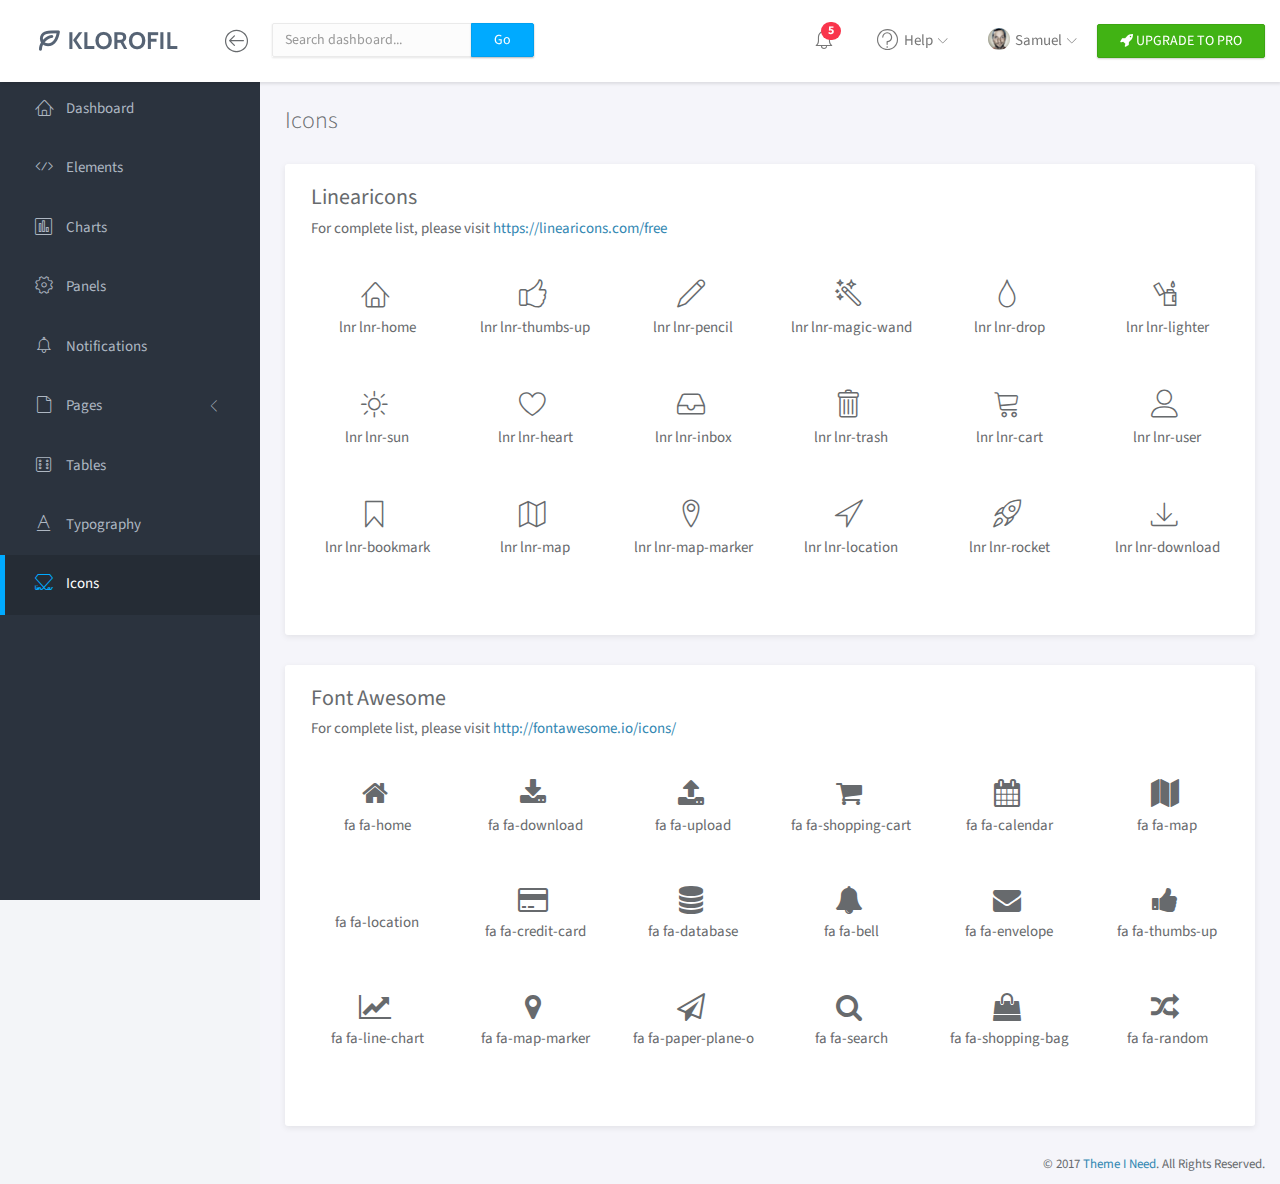
<file: template/icons.html>
<!doctype html>
<html lang="en">

<head>
	<title>Icons | Klorofil - Free Bootstrap Dashboard Template</title>
	<meta charset="utf-8">
	<meta http-equiv="X-UA-Compatible" content="IE=edge,chrome=1">
	<meta name="viewport" content="width=device-width, initial-scale=1.0, maximum-scale=1.0, user-scalable=0">
	<!-- VENDOR CSS -->
	<link rel="stylesheet" href="assets/vendor/bootstrap/css/bootstrap.min.css">
	<link rel="stylesheet" href="assets/vendor/font-awesome/css/font-awesome.min.css">
	<link rel="stylesheet" href="assets/vendor/linearicons/style.css">
	<!-- MAIN CSS -->
	<link rel="stylesheet" href="assets/css/main.css">
	<!-- FOR DEMO PURPOSES ONLY. You should remove this in your project -->
	<link rel="stylesheet" href="assets/css/demo.css">
	<!-- GOOGLE FONTS -->
	<link href="https://fonts.googleapis.com/css?family=Source+Sans+Pro:300,400,600,700" rel="stylesheet">
	<!-- ICONS -->
	<link rel="apple-touch-icon" sizes="76x76" href="assets/img/apple-icon.png">
	<link rel="icon" type="image/png" sizes="96x96" href="assets/img/favicon.png">
</head>

<body>
	<!-- WRAPPER -->
	<div id="wrapper">
		<!-- NAVBAR -->
		<nav class="navbar navbar-default navbar-fixed-top">
			<div class="brand">
				<a href="index.html"><img src="assets/img/logo-dark.png" alt="Klorofil Logo" class="img-responsive logo"></a>
			</div>
			<div class="container-fluid">
				<div class="navbar-btn">
					<button type="button" class="btn-toggle-fullwidth"><i class="lnr lnr-arrow-left-circle"></i></button>
				</div>
				<form class="navbar-form navbar-left">
					<div class="input-group">
						<input type="text" value="" class="form-control" placeholder="Search dashboard...">
						<span class="input-group-btn"><button type="button" class="btn btn-primary">Go</button></span>
					</div>
				</form>
				<div class="navbar-btn navbar-btn-right">
					<a class="btn btn-success update-pro" href="https://www.themeineed.com/downloads/klorofil-pro-bootstrap-admin-dashboard-template/?utm_source=klorofil&utm_medium=template&utm_campaign=KlorofilPro" title="Upgrade to Pro" target="_blank"><i class="fa fa-rocket"></i> <span>UPGRADE TO PRO</span></a>
				</div>
				<div id="navbar-menu">
					<ul class="nav navbar-nav navbar-right">
						<li class="dropdown">
							<a href="#" class="dropdown-toggle icon-menu" data-toggle="dropdown">
								<i class="lnr lnr-alarm"></i>
								<span class="badge bg-danger">5</span>
							</a>
							<ul class="dropdown-menu notifications">
								<li><a href="#" class="notification-item"><span class="dot bg-warning"></span>System space is almost full</a></li>
								<li><a href="#" class="notification-item"><span class="dot bg-danger"></span>You have 9 unfinished tasks</a></li>
								<li><a href="#" class="notification-item"><span class="dot bg-success"></span>Monthly report is available</a></li>
								<li><a href="#" class="notification-item"><span class="dot bg-warning"></span>Weekly meeting in 1 hour</a></li>
								<li><a href="#" class="notification-item"><span class="dot bg-success"></span>Your request has been approved</a></li>
								<li><a href="#" class="more">See all notifications</a></li>
							</ul>
						</li>
						<li class="dropdown">
							<a href="#" class="dropdown-toggle" data-toggle="dropdown"><i class="lnr lnr-question-circle"></i> <span>Help</span> <i class="icon-submenu lnr lnr-chevron-down"></i></a>
							<ul class="dropdown-menu">
								<li><a href="#">Basic Use</a></li>
								<li><a href="#">Working With Data</a></li>
								<li><a href="#">Security</a></li>
								<li><a href="#">Troubleshooting</a></li>
							</ul>
						</li>
						<li class="dropdown">
							<a href="#" class="dropdown-toggle" data-toggle="dropdown"><img src="assets/img/user.png" class="img-circle" alt="Avatar"> <span>Samuel</span> <i class="icon-submenu lnr lnr-chevron-down"></i></a>
							<ul class="dropdown-menu">
								<li><a href="#"><i class="lnr lnr-user"></i> <span>My Profile</span></a></li>
								<li><a href="#"><i class="lnr lnr-envelope"></i> <span>Message</span></a></li>
								<li><a href="#"><i class="lnr lnr-cog"></i> <span>Settings</span></a></li>
								<li><a href="#"><i class="lnr lnr-exit"></i> <span>Logout</span></a></li>
							</ul>
						</li>
						<!-- <li>
							<a class="update-pro" href="https://www.themeineed.com/downloads/klorofil-pro-bootstrap-admin-dashboard-template/?utm_source=klorofil&utm_medium=template&utm_campaign=KlorofilPro" title="Upgrade to Pro" target="_blank"><i class="fa fa-rocket"></i> <span>UPGRADE TO PRO</span></a>
						</li> -->
					</ul>
				</div>
			</div>
		</nav>
		<!-- END NAVBAR -->
		<!-- LEFT SIDEBAR -->
		<div id="sidebar-nav" class="sidebar">
			<div class="sidebar-scroll">
				<nav>
					<ul class="nav">
						<li><a href="index.html" class=""><i class="lnr lnr-home"></i> <span>Dashboard</span></a></li>
						<li><a href="elements.html" class=""><i class="lnr lnr-code"></i> <span>Elements</span></a></li>
						<li><a href="charts.html" class=""><i class="lnr lnr-chart-bars"></i> <span>Charts</span></a></li>
						<li><a href="panels.html" class=""><i class="lnr lnr-cog"></i> <span>Panels</span></a></li>
						<li><a href="notifications.html" class=""><i class="lnr lnr-alarm"></i> <span>Notifications</span></a></li>
						<li>
							<a href="#subPages" data-toggle="collapse" class="collapsed"><i class="lnr lnr-file-empty"></i> <span>Pages</span> <i class="icon-submenu lnr lnr-chevron-left"></i></a>
							<div id="subPages" class="collapse ">
								<ul class="nav">
									<li><a href="page-profile.html" class="">Profile</a></li>
									<li><a href="page-login.html" class="">Login</a></li>
									<li><a href="page-lockscreen.html" class="">Lockscreen</a></li>
								</ul>
							</div>
						</li>
						<li><a href="tables.html" class=""><i class="lnr lnr-dice"></i> <span>Tables</span></a></li>
						<li><a href="typography.html" class=""><i class="lnr lnr-text-format"></i> <span>Typography</span></a></li>
						<li><a href="icons.html" class="active"><i class="lnr lnr-linearicons"></i> <span>Icons</span></a></li>
					</ul>
				</nav>
			</div>
		</div>
		<!-- END LEFT SIDEBAR -->
		<!-- MAIN -->
		<div class="main">
			<!-- MAIN CONTENT -->
			<div class="main-content">
				<div class="container-fluid">
					<h3 class="page-title">Icons</h3>
					<div class="panel panel-headline demo-icons">
						<div class="panel-heading">
							<h3 class="panel-title">Linearicons</h3>
							<p class="subtitle">For complete list, please visit <a href="https://linearicons.com/free" target="_blank">https://linearicons.com/free</a></p>
						</div>
						<div class="panel-body">
							<ul class="list-unstyled row">
								<li class="col-md-2 col-sm-4 col-xs-6">
									<span class="lnr lnr-home"></span> <span class="cssclass">lnr lnr-home</span>
								</li>
								<li class="col-md-2 col-sm-4 col-xs-6">
									<span class="lnr lnr-thumbs-up"></span> <span class="cssclass">lnr lnr-thumbs-up</span>
								</li>
								<li class="col-md-2 col-sm-4 col-xs-6">
									<span class="lnr lnr-pencil"></span> <span class="cssclass">lnr lnr-pencil</span>
								</li>
								<li class="col-md-2 col-sm-4 col-xs-6">
									<span class="lnr lnr-magic-wand"></span> <span class="cssclass">lnr lnr-magic-wand</span>
								</li>
								<li class="col-md-2 col-sm-4 col-xs-6">
									<span class="lnr lnr-drop"></span> <span class="cssclass">lnr lnr-drop</span>
								</li>
								<li class="col-md-2 col-sm-4 col-xs-6">
									<span class="lnr lnr-lighter"></span> <span class="cssclass">lnr lnr-lighter</span>
								</li>
								<li class="col-md-2 col-sm-4 col-xs-6">
									<span class="lnr lnr-sun"></span> <span class="cssclass">lnr lnr-sun</span>
								</li>
								<li class="col-md-2 col-sm-4 col-xs-6">
									<span class="lnr lnr-heart"></span> <span class="cssclass">lnr lnr-heart</span>
								</li>
								<li class="col-md-2 col-sm-4 col-xs-6">
									<span class="lnr lnr-inbox"></span> <span class="cssclass">lnr lnr-inbox</span>
								</li>
								<li class="col-md-2 col-sm-4 col-xs-6">
									<span class="lnr lnr-trash"></span> <span class="cssclass">lnr lnr-trash</span>
								</li>
								<li class="col-md-2 col-sm-4 col-xs-6">
									<span class="lnr lnr-cart"></span> <span class="cssclass">lnr lnr-cart</span>
								</li>
								<li class="col-md-2 col-sm-4 col-xs-6">
									<span class="lnr lnr-user"></span> <span class="cssclass">lnr lnr-user</span>
								</li>
								<li class="col-md-2 col-sm-4 col-xs-6">
									<span class="lnr lnr-bookmark"></span> <span class="cssclass">lnr lnr-bookmark</span>
								</li>
								<li class="col-md-2 col-sm-4 col-xs-6">
									<span class="lnr lnr-map"></span> <span class="cssclass">lnr lnr-map</span>
								</li>
								<li class="col-md-2 col-sm-4 col-xs-6">
									<span class="lnr lnr-map-marker"></span> <span class="cssclass">lnr lnr-map-marker</span>
								</li>
								<li class="col-md-2 col-sm-4 col-xs-6">
									<span class="lnr lnr-location"></span> <span class="cssclass">lnr lnr-location</span>
								</li>
								<li class="col-md-2 col-sm-4 col-xs-6">
									<span class="lnr lnr-rocket"></span> <span class="cssclass">lnr lnr-rocket</span>
								</li>
								<li class="col-md-2 col-sm-4 col-xs-6">
									<span class="lnr lnr-download"></span> <span class="cssclass">lnr lnr-download</span>
								</li>
							</ul>
						</div>
					</div>
					<div class="panel panel-headline demo-icons">
						<div class="panel-heading">
							<h3 class="panel-title">Font Awesome</h3>
							<p class="subtitle">For complete list, please visit <a href="http://fontawesome.io/icons/" target="_blank">http://fontawesome.io/icons/</a></p>
						</div>
						<div class="panel-body">
							<ul class="list-unstyled row">
								<li class="col-md-2 col-sm-4 col-xs-6">
									<span class="fa fa-home"></span> <span class="cssclass">fa fa-home</span>
								</li>
								<li class="col-md-2 col-sm-4 col-xs-6">
									<span class="fa fa-download"></span> <span class="cssclass">fa fa-download</span>
								</li>
								<li class="col-md-2 col-sm-4 col-xs-6">
									<span class="fa fa-upload"></span> <span class="cssclass">fa fa-upload</span>
								</li>
								<li class="col-md-2 col-sm-4 col-xs-6">
									<span class="fa fa-shopping-cart"></span> <span class="cssclass">fa fa-shopping-cart</span>
								</li>
								<li class="col-md-2 col-sm-4 col-xs-6">
									<span class="fa fa-calendar"></span> <span class="cssclass">fa fa-calendar</span>
								</li>
								<li class="col-md-2 col-sm-4 col-xs-6">
									<span class="fa fa-map"></span> <span class="cssclass">fa fa-map</span>
								</li>
								<li class="col-md-2 col-sm-4 col-xs-6">
									<span class="fa fa-location"></span> <span class="cssclass">fa fa-location</span>
								</li>
								<li class="col-md-2 col-sm-4 col-xs-6">
									<span class="fa fa-credit-card"></span> <span class="cssclass">fa fa-credit-card</span>
								</li>
								<li class="col-md-2 col-sm-4 col-xs-6">
									<span class="fa fa-database"></span> <span class="cssclass">fa fa-database</span>
								</li>
								<li class="col-md-2 col-sm-4 col-xs-6">
									<span class="fa fa-bell"></span> <span class="cssclass">fa fa-bell</span>
								</li>
								<li class="col-md-2 col-sm-4 col-xs-6">
									<span class="fa fa-envelope"></span> <span class="cssclass">fa fa-envelope</span>
								</li>
								<li class="col-md-2 col-sm-4 col-xs-6">
									<span class="fa fa-thumbs-up"></span> <span class="cssclass">fa fa-thumbs-up</span>
								</li>
								<li class="col-md-2 col-sm-4 col-xs-6">
									<span class="fa fa-line-chart"></span> <span class="cssclass">fa fa-line-chart</span>
								</li>
								<li class="col-md-2 col-sm-4 col-xs-6">
									<span class="fa fa-map-marker"></span> <span class="cssclass">fa fa-map-marker</span>
								</li>
								<li class="col-md-2 col-sm-4 col-xs-6">
									<span class="fa fa-paper-plane-o"></span> <span class="cssclass">fa fa-paper-plane-o</span>
								</li>
								<li class="col-md-2 col-sm-4 col-xs-6">
									<span class="fa fa-search"></span> <span class="cssclass">fa fa-search</span>
								</li>
								<li class="col-md-2 col-sm-4 col-xs-6">
									<span class="fa fa-shopping-bag"></span> <span class="cssclass">fa fa-shopping-bag</span>
								</li>
								<li class="col-md-2 col-sm-4 col-xs-6">
									<span class="fa fa-random"></span> <span class="cssclass">fa fa-random</span>
								</li>
							</ul>
						</div>
					</div>
				</div>
			</div>
			<!-- END MAIN CONTENT -->
		</div>
		<!-- END MAIN -->
		<div class="clearfix"></div>
		<footer>
			<div class="container-fluid">
				<p class="copyright">&copy; 2017 <a href="https://www.themeineed.com" target="_blank">Theme I Need</a>. All Rights Reserved.</p>
			</div>
		</footer>
	</div>
	<!-- END WRAPPER -->
	<!-- Javascript -->
	<script src="assets/vendor/jquery/jquery.min.js"></script>
	<script src="assets/vendor/bootstrap/js/bootstrap.min.js"></script>
	<script src="assets/vendor/jquery-slimscroll/jquery.slimscroll.min.js"></script>
	<script src="assets/scripts/klorofil-common.js"></script>
</body>

</html>
</file>
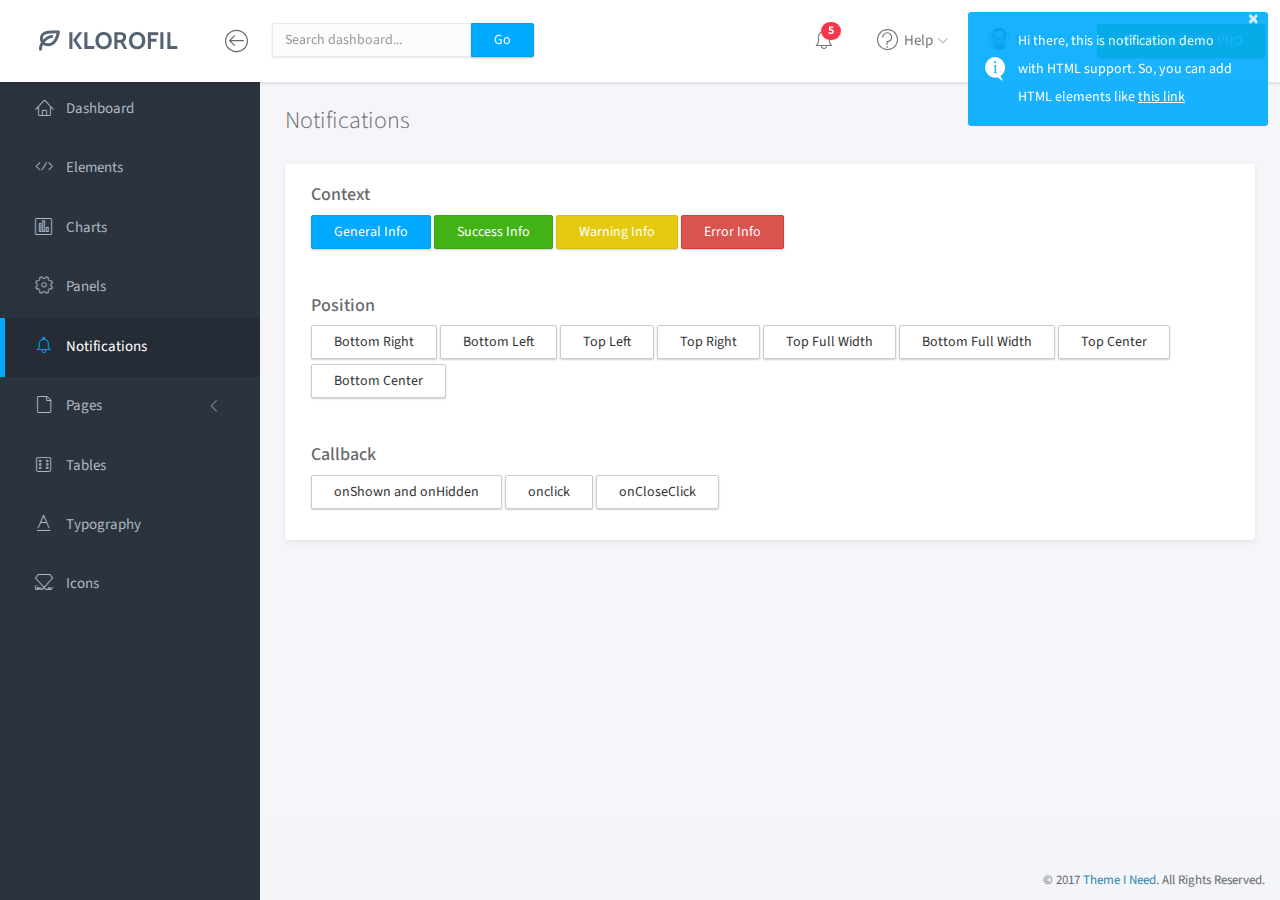
<file: template/notifications.html>
<!doctype html>
<html lang="en">

<head>
	<title>Notifications | Klorofil - Free Bootstrap Dashboard Template</title>
	<meta charset="utf-8">
	<meta http-equiv="X-UA-Compatible" content="IE=edge,chrome=1">
	<meta name="viewport" content="width=device-width, initial-scale=1.0, maximum-scale=1.0, user-scalable=0">
	<!-- VENDOR CSS -->
	<link rel="stylesheet" href="assets/vendor/bootstrap/css/bootstrap.min.css">
	<link rel="stylesheet" href="assets/vendor/font-awesome/css/font-awesome.min.css">
	<link rel="stylesheet" href="assets/vendor/linearicons/style.css">
	<link rel="stylesheet" href="assets/vendor/toastr/toastr.min.css">
	<!-- MAIN CSS -->
	<link rel="stylesheet" href="assets/css/main.css">
	<!-- FOR DEMO PURPOSES ONLY. You should remove this in your project -->
	<link rel="stylesheet" href="assets/css/demo.css">
	<!-- GOOGLE FONTS -->
	<link href="https://fonts.googleapis.com/css?family=Source+Sans+Pro:300,400,600,700" rel="stylesheet">
	<!-- ICONS -->
	<link rel="apple-touch-icon" sizes="76x76" href="assets/img/apple-icon.png">
	<link rel="icon" type="image/png" sizes="96x96" href="assets/img/favicon.png">
</head>

<body>
	<!-- WRAPPER -->
	<div id="wrapper">
		<!-- NAVBAR -->
		<nav class="navbar navbar-default navbar-fixed-top">
			<div class="brand">
				<a href="index.html"><img src="assets/img/logo-dark.png" alt="Klorofil Logo" class="img-responsive logo"></a>
			</div>
			<div class="container-fluid">
				<div class="navbar-btn">
					<button type="button" class="btn-toggle-fullwidth"><i class="lnr lnr-arrow-left-circle"></i></button>
				</div>
				<form class="navbar-form navbar-left">
					<div class="input-group">
						<input type="text" value="" class="form-control" placeholder="Search dashboard...">
						<span class="input-group-btn"><button type="button" class="btn btn-primary">Go</button></span>
					</div>
				</form>
				<div class="navbar-btn navbar-btn-right">
					<a class="btn btn-success update-pro" href="https://www.themeineed.com/downloads/klorofil-pro-bootstrap-admin-dashboard-template/?utm_source=klorofil&utm_medium=template&utm_campaign=KlorofilPro" title="Upgrade to Pro" target="_blank"><i class="fa fa-rocket"></i> <span>UPGRADE TO PRO</span></a>
				</div>
				<div id="navbar-menu">
					<ul class="nav navbar-nav navbar-right">
						<li class="dropdown">
							<a href="#" class="dropdown-toggle icon-menu" data-toggle="dropdown">
								<i class="lnr lnr-alarm"></i>
								<span class="badge bg-danger">5</span>
							</a>
							<ul class="dropdown-menu notifications">
								<li><a href="#" class="notification-item"><span class="dot bg-warning"></span>System space is almost full</a></li>
								<li><a href="#" class="notification-item"><span class="dot bg-danger"></span>You have 9 unfinished tasks</a></li>
								<li><a href="#" class="notification-item"><span class="dot bg-success"></span>Monthly report is available</a></li>
								<li><a href="#" class="notification-item"><span class="dot bg-warning"></span>Weekly meeting in 1 hour</a></li>
								<li><a href="#" class="notification-item"><span class="dot bg-success"></span>Your request has been approved</a></li>
								<li><a href="#" class="more">See all notifications</a></li>
							</ul>
						</li>
						<li class="dropdown">
							<a href="#" class="dropdown-toggle" data-toggle="dropdown"><i class="lnr lnr-question-circle"></i> <span>Help</span> <i class="icon-submenu lnr lnr-chevron-down"></i></a>
							<ul class="dropdown-menu">
								<li><a href="#">Basic Use</a></li>
								<li><a href="#">Working With Data</a></li>
								<li><a href="#">Security</a></li>
								<li><a href="#">Troubleshooting</a></li>
							</ul>
						</li>
						<li class="dropdown">
							<a href="#" class="dropdown-toggle" data-toggle="dropdown"><img src="assets/img/user.png" class="img-circle" alt="Avatar"> <span>Samuel</span> <i class="icon-submenu lnr lnr-chevron-down"></i></a>
							<ul class="dropdown-menu">
								<li><a href="#"><i class="lnr lnr-user"></i> <span>My Profile</span></a></li>
								<li><a href="#"><i class="lnr lnr-envelope"></i> <span>Message</span></a></li>
								<li><a href="#"><i class="lnr lnr-cog"></i> <span>Settings</span></a></li>
								<li><a href="#"><i class="lnr lnr-exit"></i> <span>Logout</span></a></li>
							</ul>
						</li>
						<!-- <li>
							<a class="update-pro" href="https://www.themeineed.com/downloads/klorofil-pro-bootstrap-admin-dashboard-template/?utm_source=klorofil&utm_medium=template&utm_campaign=KlorofilPro" title="Upgrade to Pro" target="_blank"><i class="fa fa-rocket"></i> <span>UPGRADE TO PRO</span></a>
						</li> -->
					</ul>
				</div>
			</div>
		</nav>
		<!-- END NAVBAR -->
		<!-- LEFT SIDEBAR -->
		<div id="sidebar-nav" class="sidebar">
			<div class="sidebar-scroll">
				<nav>
					<ul class="nav">
						<li><a href="index.html" class=""><i class="lnr lnr-home"></i> <span>Dashboard</span></a></li>
						<li><a href="elements.html" class=""><i class="lnr lnr-code"></i> <span>Elements</span></a></li>
						<li><a href="charts.html" class=""><i class="lnr lnr-chart-bars"></i> <span>Charts</span></a></li>
						<li><a href="panels.html" class=""><i class="lnr lnr-cog"></i> <span>Panels</span></a></li>
						<li><a href="notifications.html" class="active"><i class="lnr lnr-alarm"></i> <span>Notifications</span></a></li>
						<li>
							<a href="#subPages" data-toggle="collapse" class="collapsed"><i class="lnr lnr-file-empty"></i> <span>Pages</span> <i class="icon-submenu lnr lnr-chevron-left"></i></a>
							<div id="subPages" class="collapse ">
								<ul class="nav">
									<li><a href="page-profile.html" class="">Profile</a></li>
									<li><a href="page-login.html" class="">Login</a></li>
									<li><a href="page-lockscreen.html" class="">Lockscreen</a></li>
								</ul>
							</div>
						</li>
						<li><a href="tables.html" class=""><i class="lnr lnr-dice"></i> <span>Tables</span></a></li>
						<li><a href="typography.html" class=""><i class="lnr lnr-text-format"></i> <span>Typography</span></a></li>
						<li><a href="icons.html" class=""><i class="lnr lnr-linearicons"></i> <span>Icons</span></a></li>
					</ul>
				</nav>
			</div>
		</div>
		<!-- END LEFT SIDEBAR -->
		<!-- MAIN -->
		<div class="main">
			<!-- MAIN CONTENT -->
			<div class="main-content">
				<div class="container-fluid">
					<h3 class="page-title">Notifications</h3>
					<div id="toastr-demo" class="panel">
						<div class="panel-body">
							<!-- CONTEXTUAL -->
							<h4>Context</h4>
							<p class="demo-button">
								<button type="button" class="btn btn-primary btn-toastr" data-context="info" data-message="This is general theme info" data-position="top-right">General Info</button>
								<button type="button" class="btn btn-success btn-toastr" data-context="success" data-message="This is success info" data-position="top-right">Success Info</button>
								<button type="button" class="btn btn-warning btn-toastr" data-context="warning" data-message="This is warning info" data-position="top-right">Warning Info</button>
								<button type="button" class="btn btn-danger btn-toastr" data-context="error" data-message="This is error info" data-position="top-right">Error Info</button>
							</p>
							<!-- END CONTEXTUAL -->
							<br>
							<!-- POSITION -->
							<h4>Position</h4>
							<p class="demo-button">
								<button type="button" class="btn btn-default btn-toastr" data-context="info" data-message="Hi, I'm here" data-position="bottom-right">Bottom Right</button>
								<button type="button" class="btn btn-default btn-toastr" data-context="info" data-message="Hi, I'm here" data-position="bottom-left">Bottom Left</button>
								<button type="button" class="btn btn-default btn-toastr" data-context="info" data-message="Hi, I'm here" data-position="top-left">Top Left</button>
								<button type="button" class="btn btn-default btn-toastr" data-context="info" data-message="Hi, I'm here" data-position="top-right">Top Right</button>
								<button type="button" class="btn btn-default btn-toastr" data-context="info" data-message="Hi, I'm here" data-position="top-full-width">Top Full Width</button>
								<button type="button" class="btn btn-default btn-toastr" data-context="info" data-message="Hi, I'm here" data-position="bottom-full-width">Bottom Full Width</button>
								<button type="button" class="btn btn-default btn-toastr" data-context="info" data-message="Hi, I'm here" data-position="top-center">Top Center</button>
								<button type="button" class="btn btn-default btn-toastr" data-context="info" data-message="Hi, I'm here" data-position="bottom-center">Bottom Center</button>
							</p>
							<!-- END POSITION -->
							<br>
							<!-- CALLBACK -->
							<h4>Callback</h4>
							<p class="demo-button">
								<button type="button" class="btn btn-default btn-toastr-callback" id="toastr-callback1" data-context="info" data-message="onShown and onHidden callback demo">onShown and onHidden</button>
								<button type="button" class="btn btn-default btn-toastr-callback" id="toastr-callback2" data-context="info" data-message="Please click me">onclick</button>
								<button type="button" class="btn btn-default btn-toastr-callback" id="toastr-callback3" data-context="info" data-message="Please click close button">onCloseClick</button>
							</p>
							<!-- END CALLBACK -->
						</div>
					</div>
				</div>
			</div>
			<!-- END MAIN CONTENT -->
		</div>
		<!-- END MAIN -->
		<div class="clearfix"></div>
		<footer>
			<div class="container-fluid">
				<p class="copyright">&copy; 2017 <a href="https://www.themeineed.com" target="_blank">Theme I Need</a>. All Rights Reserved.</p>
			</div>
		</footer>
	</div>
	<!-- END WRAPPER -->
	<!-- Javascript -->
	<script src="assets/vendor/jquery/jquery.min.js"></script>
	<script src="assets/vendor/bootstrap/js/bootstrap.min.js"></script>
	<script src="assets/vendor/jquery-slimscroll/jquery.slimscroll.min.js"></script>
	<script src="assets/vendor/toastr/toastr.min.js"></script>
	<script src="assets/scripts/klorofil-common.js"></script>
</body>

</html>
</file>
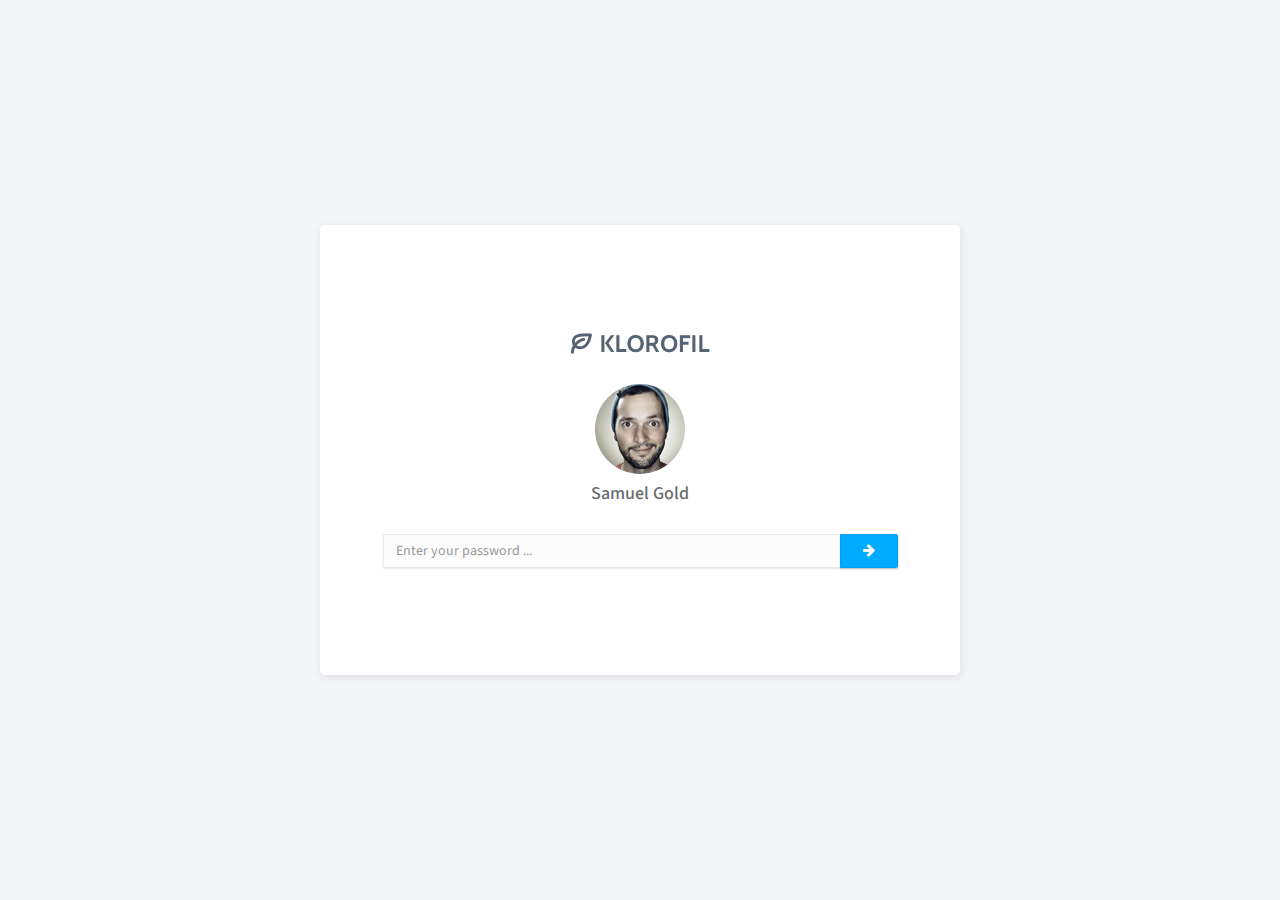
<file: template/page-lockscreen.html>
<!doctype html>
<html lang="en" class="fullscreen-bg">

<head>
	<title>Lockscreen | Klorofil - Free Bootstrap Dashboard Template</title>
	<meta charset="utf-8">
	<meta http-equiv="X-UA-Compatible" content="IE=edge,chrome=1">
	<meta name="viewport" content="width=device-width, initial-scale=1.0, maximum-scale=1.0, user-scalable=0">
	<!-- VENDOR CSS -->
	<link rel="stylesheet" href="assets/vendor/bootstrap/css/bootstrap.min.css">
	<link rel="stylesheet" href="assets/vendor/font-awesome/css/font-awesome.min.css">
	<link rel="stylesheet" href="assets/vendor/linearicons/style.css">
	<!-- MAIN CSS -->
	<link rel="stylesheet" href="assets/css/main.css">
	<!-- FOR DEMO PURPOSES ONLY. You should remove this in your project -->
	<link rel="stylesheet" href="assets/css/demo.css">
	<!-- GOOGLE FONTS -->
	<link href="https://fonts.googleapis.com/css?family=Source+Sans+Pro:300,400,600,700" rel="stylesheet">
	<!-- ICONS -->
	<link rel="apple-touch-icon" sizes="76x76" href="assets/img/apple-icon.png">
	<link rel="icon" type="image/png" sizes="96x96" href="assets/img/favicon.png">
</head>

<body>
	<!-- WRAPPER -->
	<div id="wrapper">
		<div class="vertical-align-wrap">
			<div class="vertical-align-middle">
				<div class="auth-box lockscreen clearfix">
					<div class="content">
						<h1 class="sr-only">Klorofil - Free Bootstrap dashboard</h1>
						<div class="logo text-center"><img src="assets/img/logo-dark.png" alt="Klorofil Logo"></div>
						<div class="user text-center">
							<img src="assets/img/user-medium.png" class="img-circle" alt="Avatar">
							<h2 class="name">Samuel Gold</h2>
						</div>
						<form action="index.html">
							<div class="input-group">
								<input type="password" class="form-control" placeholder="Enter your password ...">
								<span class="input-group-btn"><button type="submit" class="btn btn-primary"><i class="fa fa-arrow-right"></i></button></span>
							</div>
						</form>
					</div>
				</div>
			</div>
		</div>
	</div>
	<!-- END WRAPPER -->
</body>

</html>
</file>
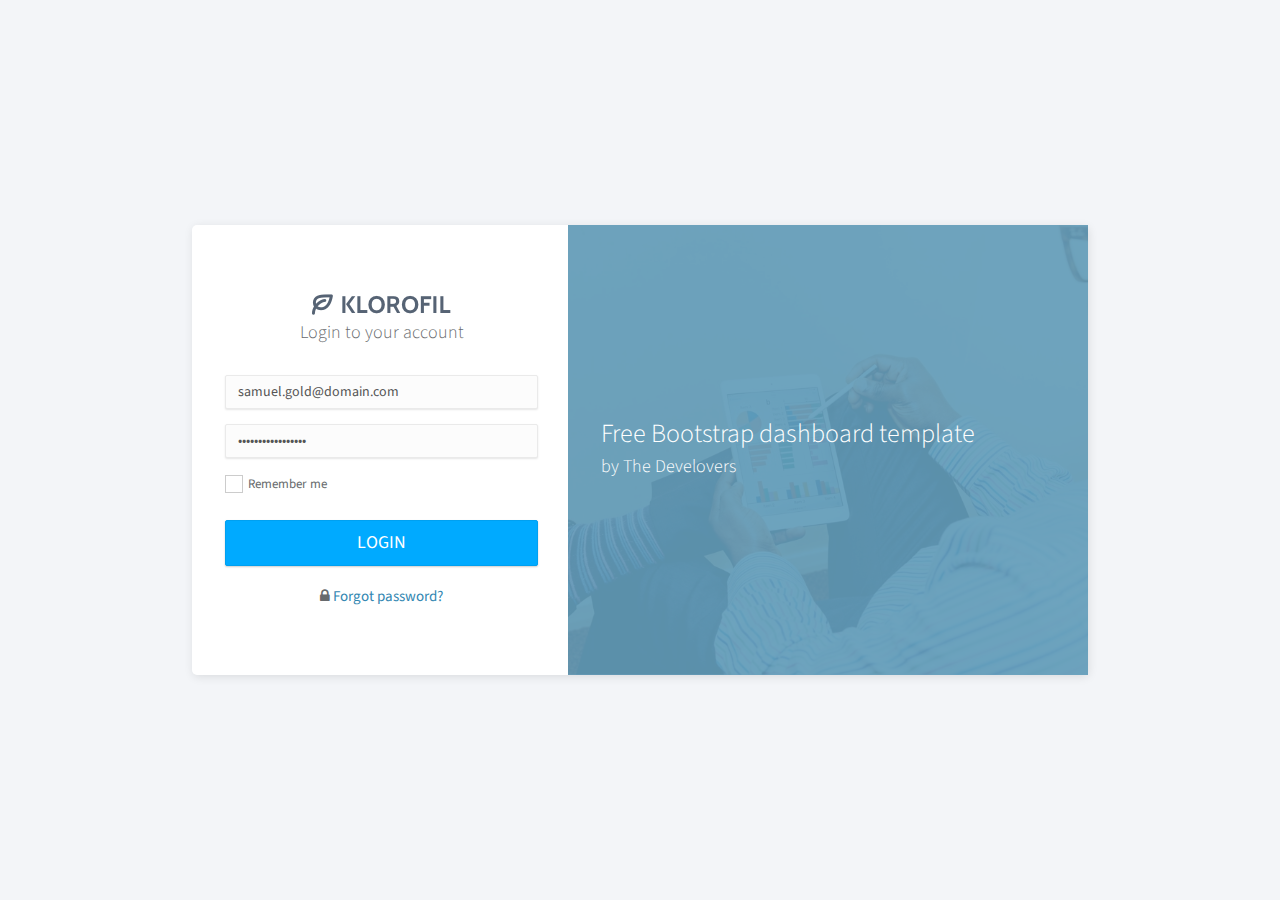
<file: template/page-login.html>
<!doctype html>
<html lang="en" class="fullscreen-bg">

<head>
	<title>Login | Klorofil - Free Bootstrap Dashboard Template</title>
	<meta charset="utf-8">
	<meta http-equiv="X-UA-Compatible" content="IE=edge,chrome=1">
	<meta name="viewport" content="width=device-width, initial-scale=1.0, maximum-scale=1.0, user-scalable=0">
	<!-- VENDOR CSS -->
	<link rel="stylesheet" href="assets/css/bootstrap.min.css">
	<link rel="stylesheet" href="assets/vendor/font-awesome/css/font-awesome.min.css">
	<link rel="stylesheet" href="assets/vendor/linearicons/style.css">
	<!-- MAIN CSS -->
	<link rel="stylesheet" href="assets/css/main.css">
	<!-- FOR DEMO PURPOSES ONLY. You should remove this in your project -->
	<link rel="stylesheet" href="assets/css/demo.css">
	<!-- GOOGLE FONTS -->
	<link href="https://fonts.googleapis.com/css?family=Source+Sans+Pro:300,400,600,700" rel="stylesheet">
	<!-- ICONS -->
	<link rel="apple-touch-icon" sizes="76x76" href="assets/img/apple-icon.png">
	<link rel="icon" type="image/png" sizes="96x96" href="assets/img/favicon.png">
</head>

<body>
	<!-- WRAPPER -->
	<div id="wrapper">
		<div class="vertical-align-wrap">
			<div class="vertical-align-middle">
				<div class="auth-box ">
					<div class="left">
						<div class="content">
							<div class="header">
								<div class="logo text-center"><img src="assets/img/logo-dark.png" alt="Klorofil Logo"></div>
								<p class="lead">Login to your account</p>
							</div>
							<form class="form-auth-small" action="index.php">
								<div class="form-group">
									<label for="signin-email" class="control-label sr-only">Email</label>
									<input type="email" class="form-control" id="signin-email" value="samuel.gold@domain.com" placeholder="Email">
								</div>
								<div class="form-group">
									<label for="signin-password" class="control-label sr-only">Password</label>
									<input type="password" class="form-control" id="signin-password" value="thisisthepassword" placeholder="Password">
								</div>
								<div class="form-group clearfix">
									<label class="fancy-checkbox element-left">
										<input type="checkbox">
										<span>Remember me</span>
									</label>
								</div>
								<button type="submit" class="btn btn-primary btn-lg btn-block">LOGIN</button>
								<div class="bottom">
									<span class="helper-text"><i class="fa fa-lock"></i> <a href="#">Forgot password?</a></span>
								</div>
							</form>
						</div>
					</div>
					<div class="right">
						<div class="overlay"></div>
						<div class="content text">
							<h1 class="heading">Free Bootstrap dashboard template</h1>
							<p>by The Develovers</p>
						</div>
					</div>
					<div class="clearfix"></div>
				</div>
			</div>
		</div>
	</div>
	<!-- END WRAPPER -->
</body>

</html>
</file>
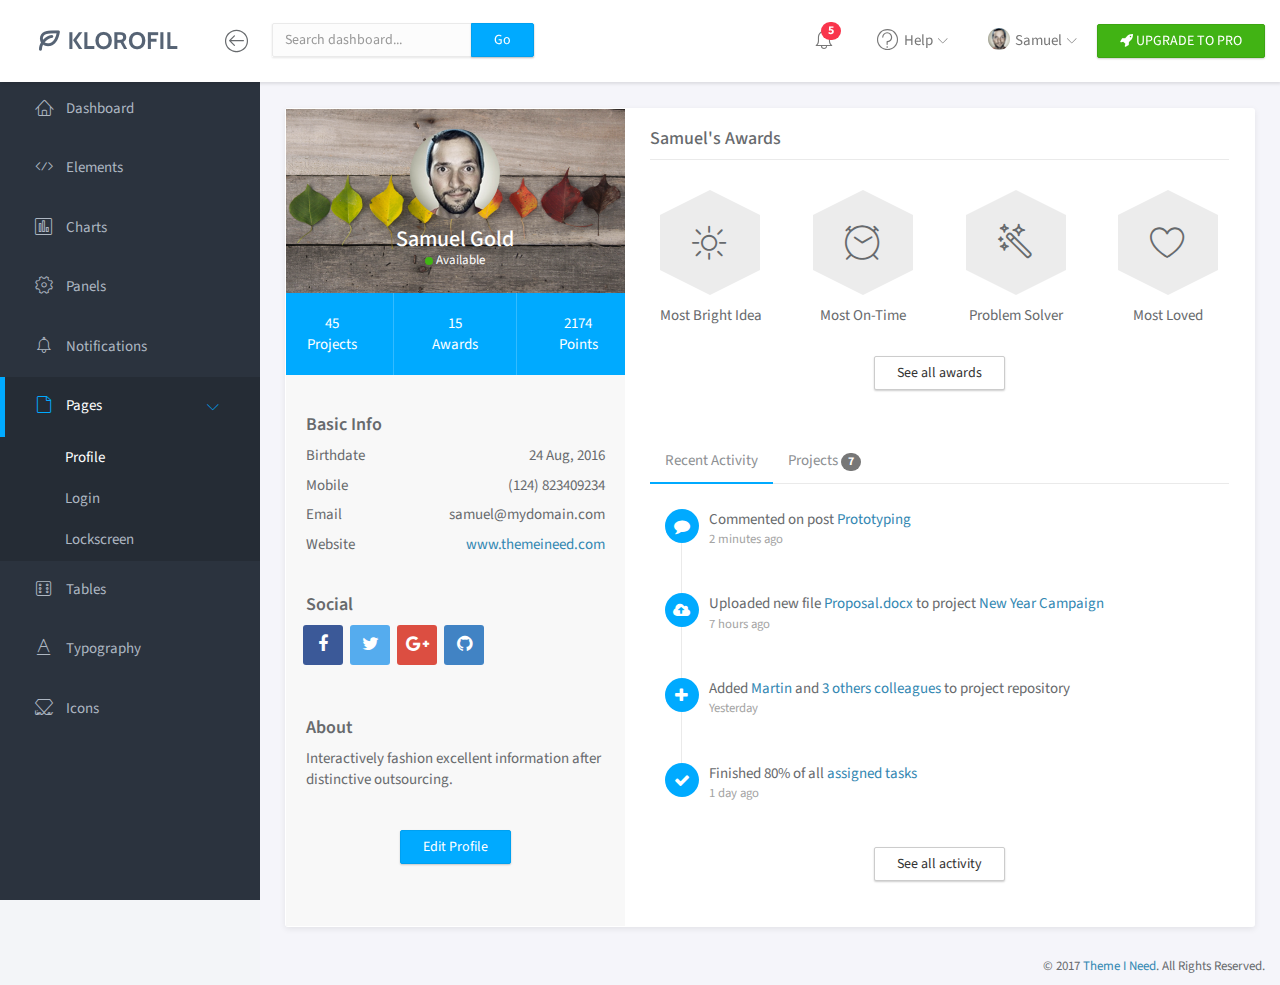
<file: template/page-profile.html>
<!doctype html>
<html lang="en">

<head>
	<title>Profile | Klorofil - Free Bootstrap Dashboard Template</title>
	<meta charset="utf-8">
	<meta http-equiv="X-UA-Compatible" content="IE=edge,chrome=1">
	<meta name="viewport" content="width=device-width, initial-scale=1.0, maximum-scale=1.0, user-scalable=0">
	<!-- VENDOR CSS -->
	<link rel="stylesheet" href="assets/vendor/bootstrap/css/bootstrap.min.css">
	<link rel="stylesheet" href="assets/vendor/font-awesome/css/font-awesome.min.css">
	<link rel="stylesheet" href="assets/vendor/linearicons/style.css">
	<!-- MAIN CSS -->
	<link rel="stylesheet" href="assets/css/main.css">
	<!-- FOR DEMO PURPOSES ONLY. You should remove this in your project -->
	<link rel="stylesheet" href="assets/css/demo.css">
	<!-- GOOGLE FONTS -->
	<link href="https://fonts.googleapis.com/css?family=Source+Sans+Pro:300,400,600,700" rel="stylesheet">
	<!-- ICONS -->
	<link rel="apple-touch-icon" sizes="76x76" href="assets/img/apple-icon.png">
	<link rel="icon" type="image/png" sizes="96x96" href="assets/img/favicon.png">
</head>

<body>
	<!-- WRAPPER -->
	<div id="wrapper">
		<!-- NAVBAR -->
		<nav class="navbar navbar-default navbar-fixed-top">
			<div class="brand">
				<a href="index.html"><img src="assets/img/logo-dark.png" alt="Klorofil Logo" class="img-responsive logo"></a>
			</div>
			<div class="container-fluid">
				<div class="navbar-btn">
					<button type="button" class="btn-toggle-fullwidth"><i class="lnr lnr-arrow-left-circle"></i></button>
				</div>
				<form class="navbar-form navbar-left">
					<div class="input-group">
						<input type="text" value="" class="form-control" placeholder="Search dashboard...">
						<span class="input-group-btn"><button type="button" class="btn btn-primary">Go</button></span>
					</div>
				</form>
				<div class="navbar-btn navbar-btn-right">
					<a class="btn btn-success update-pro" href="https://www.themeineed.com/downloads/klorofil-pro-bootstrap-admin-dashboard-template/?utm_source=klorofil&utm_medium=template&utm_campaign=KlorofilPro" title="Upgrade to Pro" target="_blank"><i class="fa fa-rocket"></i> <span>UPGRADE TO PRO</span></a>
				</div>
				<div id="navbar-menu">
					<ul class="nav navbar-nav navbar-right">
						<li class="dropdown">
							<a href="#" class="dropdown-toggle icon-menu" data-toggle="dropdown">
								<i class="lnr lnr-alarm"></i>
								<span class="badge bg-danger">5</span>
							</a>
							<ul class="dropdown-menu notifications">
								<li><a href="#" class="notification-item"><span class="dot bg-warning"></span>System space is almost full</a></li>
								<li><a href="#" class="notification-item"><span class="dot bg-danger"></span>You have 9 unfinished tasks</a></li>
								<li><a href="#" class="notification-item"><span class="dot bg-success"></span>Monthly report is available</a></li>
								<li><a href="#" class="notification-item"><span class="dot bg-warning"></span>Weekly meeting in 1 hour</a></li>
								<li><a href="#" class="notification-item"><span class="dot bg-success"></span>Your request has been approved</a></li>
								<li><a href="#" class="more">See all notifications</a></li>
							</ul>
						</li>
						<li class="dropdown">
							<a href="#" class="dropdown-toggle" data-toggle="dropdown"><i class="lnr lnr-question-circle"></i> <span>Help</span> <i class="icon-submenu lnr lnr-chevron-down"></i></a>
							<ul class="dropdown-menu">
								<li><a href="#">Basic Use</a></li>
								<li><a href="#">Working With Data</a></li>
								<li><a href="#">Security</a></li>
								<li><a href="#">Troubleshooting</a></li>
							</ul>
						</li>
						<li class="dropdown">
							<a href="#" class="dropdown-toggle" data-toggle="dropdown"><img src="assets/img/user.png" class="img-circle" alt="Avatar"> <span>Samuel</span> <i class="icon-submenu lnr lnr-chevron-down"></i></a>
							<ul class="dropdown-menu">
								<li><a href="#"><i class="lnr lnr-user"></i> <span>My Profile</span></a></li>
								<li><a href="#"><i class="lnr lnr-envelope"></i> <span>Message</span></a></li>
								<li><a href="#"><i class="lnr lnr-cog"></i> <span>Settings</span></a></li>
								<li><a href="#"><i class="lnr lnr-exit"></i> <span>Logout</span></a></li>
							</ul>
						</li>
						<!-- <li>
							<a class="update-pro" href="https://www.themeineed.com/downloads/klorofil-pro-bootstrap-admin-dashboard-template/?utm_source=klorofil&utm_medium=template&utm_campaign=KlorofilPro" title="Upgrade to Pro" target="_blank"><i class="fa fa-rocket"></i> <span>UPGRADE TO PRO</span></a>
						</li> -->
					</ul>
				</div>
			</div>
		</nav>
		<!-- END NAVBAR -->
		<!-- LEFT SIDEBAR -->
		<div id="sidebar-nav" class="sidebar">
			<div class="sidebar-scroll">
				<nav>
					<ul class="nav">
						<li><a href="index.html" class=""><i class="lnr lnr-home"></i> <span>Dashboard</span></a></li>
						<li><a href="elements.html" class=""><i class="lnr lnr-code"></i> <span>Elements</span></a></li>
						<li><a href="charts.html" class=""><i class="lnr lnr-chart-bars"></i> <span>Charts</span></a></li>
						<li><a href="panels.html" class=""><i class="lnr lnr-cog"></i> <span>Panels</span></a></li>
						<li><a href="notifications.html" class=""><i class="lnr lnr-alarm"></i> <span>Notifications</span></a></li>
						<li>
							<a href="#subPages" data-toggle="collapse" class="active"><i class="lnr lnr-file-empty"></i> <span>Pages</span> <i class="icon-submenu lnr lnr-chevron-left"></i></a>
							<div id="subPages" class="collapse in">
								<ul class="nav">
									<li><a href="page-profile.html" class="active">Profile</a></li>
									<li><a href="page-login.html" class="">Login</a></li>
									<li><a href="page-lockscreen.html" class="">Lockscreen</a></li>
								</ul>
							</div>
						</li>
						<li><a href="tables.html" class=""><i class="lnr lnr-dice"></i> <span>Tables</span></a></li>
						<li><a href="typography.html" class=""><i class="lnr lnr-text-format"></i> <span>Typography</span></a></li>
						<li><a href="icons.html" class=""><i class="lnr lnr-linearicons"></i> <span>Icons</span></a></li>
					</ul>
				</nav>
			</div>
		</div>
		<!-- END LEFT SIDEBAR -->
		<!-- MAIN -->
		<div class="main">
			<!-- MAIN CONTENT -->
			<div class="main-content">
				<div class="container-fluid">
					<div class="panel panel-profile">
						<div class="clearfix">
							<!-- LEFT COLUMN -->
							<div class="profile-left">
								<!-- PROFILE HEADER -->
								<div class="profile-header">
									<div class="overlay"></div>
									<div class="profile-main">
										<img src="assets/img/user-medium.png" class="img-circle" alt="Avatar">
										<h3 class="name">Samuel Gold</h3>
										<span class="online-status status-available">Available</span>
									</div>
									<div class="profile-stat">
										<div class="row">
											<div class="col-md-4 stat-item">
												45 <span>Projects</span>
											</div>
											<div class="col-md-4 stat-item">
												15 <span>Awards</span>
											</div>
											<div class="col-md-4 stat-item">
												2174 <span>Points</span>
											</div>
										</div>
									</div>
								</div>
								<!-- END PROFILE HEADER -->
								<!-- PROFILE DETAIL -->
								<div class="profile-detail">
									<div class="profile-info">
										<h4 class="heading">Basic Info</h4>
										<ul class="list-unstyled list-justify">
											<li>Birthdate <span>24 Aug, 2016</span></li>
											<li>Mobile <span>(124) 823409234</span></li>
											<li>Email <span>samuel@mydomain.com</span></li>
											<li>Website <span><a href="https://www.themeineed.com">www.themeineed.com</a></span></li>
										</ul>
									</div>
									<div class="profile-info">
										<h4 class="heading">Social</h4>
										<ul class="list-inline social-icons">
											<li><a href="#" class="facebook-bg"><i class="fa fa-facebook"></i></a></li>
											<li><a href="#" class="twitter-bg"><i class="fa fa-twitter"></i></a></li>
											<li><a href="#" class="google-plus-bg"><i class="fa fa-google-plus"></i></a></li>
											<li><a href="#" class="github-bg"><i class="fa fa-github"></i></a></li>
										</ul>
									</div>
									<div class="profile-info">
										<h4 class="heading">About</h4>
										<p>Interactively fashion excellent information after distinctive outsourcing.</p>
									</div>
									<div class="text-center"><a href="#" class="btn btn-primary">Edit Profile</a></div>
								</div>
								<!-- END PROFILE DETAIL -->
							</div>
							<!-- END LEFT COLUMN -->
							<!-- RIGHT COLUMN -->
							<div class="profile-right">
								<h4 class="heading">Samuel's Awards</h4>
								<!-- AWARDS -->
								<div class="awards">
									<div class="row">
										<div class="col-md-3 col-sm-6">
											<div class="award-item">
												<div class="hexagon">
													<span class="lnr lnr-sun award-icon"></span>
												</div>
												<span>Most Bright Idea</span>
											</div>
										</div>
										<div class="col-md-3 col-sm-6">
											<div class="award-item">
												<div class="hexagon">
													<span class="lnr lnr-clock award-icon"></span>
												</div>
												<span>Most On-Time</span>
											</div>
										</div>
										<div class="col-md-3 col-sm-6">
											<div class="award-item">
												<div class="hexagon">
													<span class="lnr lnr-magic-wand award-icon"></span>
												</div>
												<span>Problem Solver</span>
											</div>
										</div>
										<div class="col-md-3 col-sm-6">
											<div class="award-item">
												<div class="hexagon">
													<span class="lnr lnr-heart award-icon"></span>
												</div>
												<span>Most Loved</span>
											</div>
										</div>
									</div>
									<div class="text-center"><a href="#" class="btn btn-default">See all awards</a></div>
								</div>
								<!-- END AWARDS -->
								<!-- TABBED CONTENT -->
								<div class="custom-tabs-line tabs-line-bottom left-aligned">
									<ul class="nav" role="tablist">
										<li class="active"><a href="#tab-bottom-left1" role="tab" data-toggle="tab">Recent Activity</a></li>
										<li><a href="#tab-bottom-left2" role="tab" data-toggle="tab">Projects <span class="badge">7</span></a></li>
									</ul>
								</div>
								<div class="tab-content">
									<div class="tab-pane fade in active" id="tab-bottom-left1">
										<ul class="list-unstyled activity-timeline">
											<li>
												<i class="fa fa-comment activity-icon"></i>
												<p>Commented on post <a href="#">Prototyping</a> <span class="timestamp">2 minutes ago</span></p>
											</li>
											<li>
												<i class="fa fa-cloud-upload activity-icon"></i>
												<p>Uploaded new file <a href="#">Proposal.docx</a> to project <a href="#">New Year Campaign</a> <span class="timestamp">7 hours ago</span></p>
											</li>
											<li>
												<i class="fa fa-plus activity-icon"></i>
												<p>Added <a href="#">Martin</a> and <a href="#">3 others colleagues</a> to project repository <span class="timestamp">Yesterday</span></p>
											</li>
											<li>
												<i class="fa fa-check activity-icon"></i>
												<p>Finished 80% of all <a href="#">assigned tasks</a> <span class="timestamp">1 day ago</span></p>
											</li>
										</ul>
										<div class="margin-top-30 text-center"><a href="#" class="btn btn-default">See all activity</a></div>
									</div>
									<div class="tab-pane fade" id="tab-bottom-left2">
										<div class="table-responsive">
											<table class="table project-table">
												<thead>
													<tr>
														<th>Title</th>
														<th>Progress</th>
														<th>Leader</th>
														<th>Status</th>
													</tr>
												</thead>
												<tbody>
													<tr>
														<td><a href="#">Spot Media</a></td>
														<td>
															<div class="progress">
																<div class="progress-bar" role="progressbar" aria-valuenow="60" aria-valuemin="0" aria-valuemax="100" style="width: 60%;">
																	<span>60% Complete</span>
																</div>
															</div>
														</td>
														<td><img src="assets/img/user2.png" alt="Avatar" class="avatar img-circle"> <a href="#">Michael</a></td>
														<td><span class="label label-success">ACTIVE</span></td>
													</tr>
													<tr>
														<td><a href="#">E-Commerce Site</a></td>
														<td>
															<div class="progress">
																<div class="progress-bar" role="progressbar" aria-valuenow="33" aria-valuemin="0" aria-valuemax="100" style="width: 33%;">
																	<span>33% Complete</span>
																</div>
															</div>
														</td>
														<td><img src="assets/img/user1.png" alt="Avatar" class="avatar img-circle"> <a href="#">Antonius</a></td>
														<td><span class="label label-warning">PENDING</span></td>
													</tr>
													<tr>
														<td><a href="#">Project 123GO</a></td>
														<td>
															<div class="progress">
																<div class="progress-bar" role="progressbar" aria-valuenow="68" aria-valuemin="0" aria-valuemax="100" style="width: 68%;">
																	<span>68% Complete</span>
																</div>
															</div>
														</td>
														<td><img src="assets/img/user1.png" alt="Avatar" class="avatar img-circle"> <a href="#">Antonius</a></td>
														<td><span class="label label-success">ACTIVE</span></td>
													</tr>
													<tr>
														<td><a href="#">Wordpress Theme</a></td>
														<td>
															<div class="progress">
																<div class="progress-bar" role="progressbar" aria-valuenow="75" aria-valuemin="0" aria-valuemax="100" style="width: 75%;">
																	<span>75%</span>
																</div>
															</div>
														</td>
														<td><img src="assets/img/user2.png" alt="Avatar" class="avatar img-circle"> <a href="#">Michael</a></td>
														<td><span class="label label-success">ACTIVE</span></td>
													</tr>
													<tr>
														<td><a href="#">Project 123GO</a></td>
														<td>
															<div class="progress">
																<div class="progress-bar progress-bar-success" role="progressbar" aria-valuenow="100" aria-valuemin="0" aria-valuemax="100" style="width: 100%;">
																	<span>100%</span>
																</div>
															</div>
														</td>
														<td><img src="assets/img/user1.png" alt="Avatar" class="avatar img-circle" /> <a href="#">Antonius</a></td>
														<td><span class="label label-default">CLOSED</span></td>
													</tr>
													<tr>
														<td><a href="#">Redesign Landing Page</a></td>
														<td>
															<div class="progress">
																<div class="progress-bar progress-bar-success" role="progressbar" aria-valuenow="100" aria-valuemin="0" aria-valuemax="100" style="width: 100%;">
																	<span>100%</span>
																</div>
															</div>
														</td>
														<td><img src="assets/img/user5.png" alt="Avatar" class="avatar img-circle" /> <a href="#">Jason</a></td>
														<td><span class="label label-default">CLOSED</span></td>
													</tr>
												</tbody>
											</table>
										</div>
									</div>
								</div>
								<!-- END TABBED CONTENT -->
							</div>
							<!-- END RIGHT COLUMN -->
						</div>
					</div>
				</div>
			</div>
			<!-- END MAIN CONTENT -->
		</div>
		<!-- END MAIN -->
		<div class="clearfix"></div>
		<footer>
			<div class="container-fluid">
				<p class="copyright">&copy; 2017 <a href="https://www.themeineed.com" target="_blank">Theme I Need</a>. All Rights Reserved.</p>
			</div>
		</footer>
	</div>
	<!-- END WRAPPER -->
	<!-- Javascript -->
	<script src="assets/vendor/jquery/jquery.min.js"></script>
	<script src="assets/vendor/bootstrap/js/bootstrap.min.js"></script>
	<script src="assets/vendor/jquery-slimscroll/jquery.slimscroll.min.js"></script>
	<script src="assets/scripts/klorofil-common.js"></script>
</body>

</html>
</file>
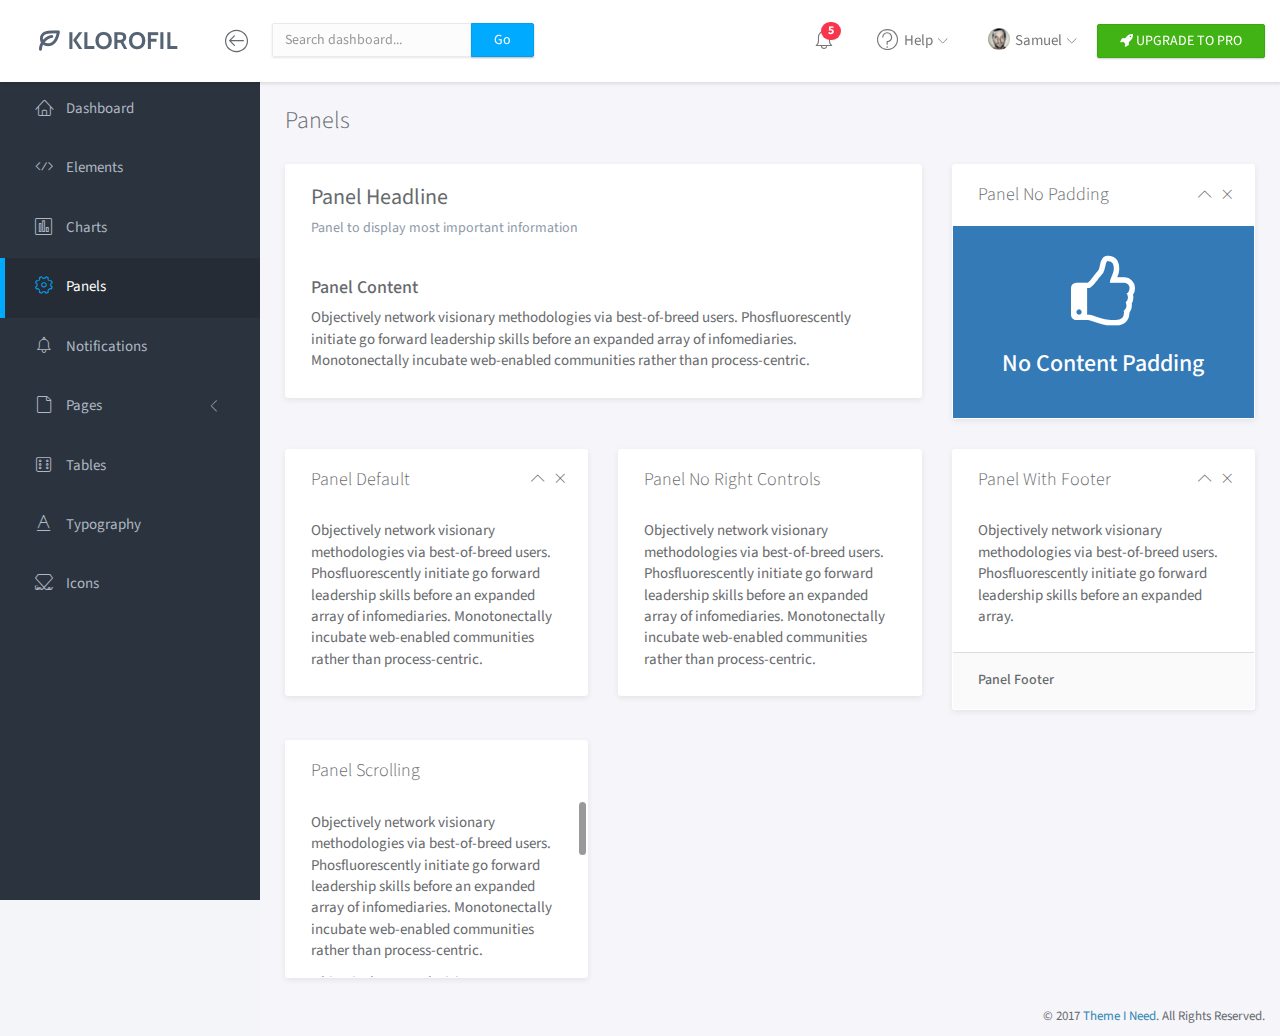
<file: template/panels.html>
<!doctype html>
<html lang="en">

<head>
	<title>Panels | Klorofil - Free Bootstrap Dashboard Template</title>
	<meta charset="utf-8">
	<meta http-equiv="X-UA-Compatible" content="IE=edge,chrome=1">
	<meta name="viewport" content="width=device-width, initial-scale=1.0, maximum-scale=1.0, user-scalable=0">
	<!-- VENDOR CSS -->
	<link rel="stylesheet" href="assets/vendor/bootstrap/css/bootstrap.min.css">
	<link rel="stylesheet" href="assets/vendor/font-awesome/css/font-awesome.min.css">
	<link rel="stylesheet" href="assets/vendor/linearicons/style.css">
	<!-- MAIN CSS -->
	<link rel="stylesheet" href="assets/css/main.css">
	<!-- FOR DEMO PURPOSES ONLY. You should remove this in your project -->
	<link rel="stylesheet" href="assets/css/demo.css">
	<!-- GOOGLE FONTS -->
	<link href="https://fonts.googleapis.com/css?family=Source+Sans+Pro:300,400,600,700" rel="stylesheet">
	<!-- ICONS -->
	<link rel="apple-touch-icon" sizes="76x76" href="assets/img/apple-icon.png">
	<link rel="icon" type="image/png" sizes="96x96" href="assets/img/favicon.png">
</head>

<body>
	<!-- WRAPPER -->
	<div id="wrapper">
		<!-- NAVBAR -->
		<nav class="navbar navbar-default navbar-fixed-top">
			<div class="brand">
				<a href="index.html"><img src="assets/img/logo-dark.png" alt="Klorofil Logo" class="img-responsive logo"></a>
			</div>
			<div class="container-fluid">
				<div class="navbar-btn">
					<button type="button" class="btn-toggle-fullwidth"><i class="lnr lnr-arrow-left-circle"></i></button>
				</div>
				<form class="navbar-form navbar-left">
					<div class="input-group">
						<input type="text" value="" class="form-control" placeholder="Search dashboard...">
						<span class="input-group-btn"><button type="button" class="btn btn-primary">Go</button></span>
					</div>
				</form>
				<div class="navbar-btn navbar-btn-right">
					<a class="btn btn-success update-pro" href="https://www.themeineed.com/downloads/klorofil-pro-bootstrap-admin-dashboard-template/?utm_source=klorofil&utm_medium=template&utm_campaign=KlorofilPro" title="Upgrade to Pro" target="_blank"><i class="fa fa-rocket"></i> <span>UPGRADE TO PRO</span></a>
				</div>
				<div id="navbar-menu">
					<ul class="nav navbar-nav navbar-right">
						<li class="dropdown">
							<a href="#" class="dropdown-toggle icon-menu" data-toggle="dropdown">
								<i class="lnr lnr-alarm"></i>
								<span class="badge bg-danger">5</span>
							</a>
							<ul class="dropdown-menu notifications">
								<li><a href="#" class="notification-item"><span class="dot bg-warning"></span>System space is almost full</a></li>
								<li><a href="#" class="notification-item"><span class="dot bg-danger"></span>You have 9 unfinished tasks</a></li>
								<li><a href="#" class="notification-item"><span class="dot bg-success"></span>Monthly report is available</a></li>
								<li><a href="#" class="notification-item"><span class="dot bg-warning"></span>Weekly meeting in 1 hour</a></li>
								<li><a href="#" class="notification-item"><span class="dot bg-success"></span>Your request has been approved</a></li>
								<li><a href="#" class="more">See all notifications</a></li>
							</ul>
						</li>
						<li class="dropdown">
							<a href="#" class="dropdown-toggle" data-toggle="dropdown"><i class="lnr lnr-question-circle"></i> <span>Help</span> <i class="icon-submenu lnr lnr-chevron-down"></i></a>
							<ul class="dropdown-menu">
								<li><a href="#">Basic Use</a></li>
								<li><a href="#">Working With Data</a></li>
								<li><a href="#">Security</a></li>
								<li><a href="#">Troubleshooting</a></li>
							</ul>
						</li>
						<li class="dropdown">
							<a href="#" class="dropdown-toggle" data-toggle="dropdown"><img src="assets/img/user.png" class="img-circle" alt="Avatar"> <span>Samuel</span> <i class="icon-submenu lnr lnr-chevron-down"></i></a>
							<ul class="dropdown-menu">
								<li><a href="#"><i class="lnr lnr-user"></i> <span>My Profile</span></a></li>
								<li><a href="#"><i class="lnr lnr-envelope"></i> <span>Message</span></a></li>
								<li><a href="#"><i class="lnr lnr-cog"></i> <span>Settings</span></a></li>
								<li><a href="#"><i class="lnr lnr-exit"></i> <span>Logout</span></a></li>
							</ul>
						</li>
						<!-- <li>
							<a class="update-pro" href="https://www.themeineed.com/downloads/klorofil-pro-bootstrap-admin-dashboard-template/?utm_source=klorofil&utm_medium=template&utm_campaign=KlorofilPro" title="Upgrade to Pro" target="_blank"><i class="fa fa-rocket"></i> <span>UPGRADE TO PRO</span></a>
						</li> -->
					</ul>
				</div>
			</div>
		</nav>
		<!-- END NAVBAR -->
		<!-- LEFT SIDEBAR -->
		<div id="sidebar-nav" class="sidebar">
			<div class="sidebar-scroll">
				<nav>
					<ul class="nav">
						<li><a href="index.html" class=""><i class="lnr lnr-home"></i> <span>Dashboard</span></a></li>
						<li><a href="elements.html" class=""><i class="lnr lnr-code"></i> <span>Elements</span></a></li>
						<li><a href="charts.html" class=""><i class="lnr lnr-chart-bars"></i> <span>Charts</span></a></li>
						<li><a href="panels.html" class="active"><i class="lnr lnr-cog"></i> <span>Panels</span></a></li>
						<li><a href="notifications.html" class=""><i class="lnr lnr-alarm"></i> <span>Notifications</span></a></li>
						<li>
							<a href="#subPages" data-toggle="collapse" class="collapsed"><i class="lnr lnr-file-empty"></i> <span>Pages</span> <i class="icon-submenu lnr lnr-chevron-left"></i></a>
							<div id="subPages" class="collapse ">
								<ul class="nav">
									<li><a href="page-profile.html" class="">Profile</a></li>
									<li><a href="page-login.html" class="">Login</a></li>
									<li><a href="page-lockscreen.html" class="">Lockscreen</a></li>
								</ul>
							</div>
						</li>
						<li><a href="tables.html" class=""><i class="lnr lnr-dice"></i> <span>Tables</span></a></li>
						<li><a href="typography.html" class=""><i class="lnr lnr-text-format"></i> <span>Typography</span></a></li>
						<li><a href="icons.html" class=""><i class="lnr lnr-linearicons"></i> <span>Icons</span></a></li>
					</ul>
				</nav>
			</div>
		</div>
		<!-- END LEFT SIDEBAR -->
		<!-- MAIN -->
		<div class="main">
			<!-- MAIN CONTENT -->
			<div class="main-content">
				<div class="container-fluid">
					<h3 class="page-title">Panels</h3>
					<div class="row">
						<div class="col-md-8">
							<!-- PANEL HEADLINE -->
							<div class="panel panel-headline">
								<div class="panel-heading">
									<h3 class="panel-title">Panel Headline</h3>
									<p class="panel-subtitle">Panel to display most important information</p>
								</div>
								<div class="panel-body">
									<h4>Panel Content</h4>
									<p>Objectively network visionary methodologies via best-of-breed users. Phosfluorescently initiate go forward leadership skills before an expanded array of infomediaries. Monotonectally incubate web-enabled communities rather than process-centric.</p>
								</div>
							</div>
							<!-- END PANEL HEADLINE -->
						</div>
						<div class="col-md-4">
							<!-- PANEL NO PADDING -->
							<div class="panel">
								<div class="panel-heading">
									<h3 class="panel-title">Panel No Padding</h3>
									<div class="right">
										<button type="button" class="btn-toggle-collapse"><i class="lnr lnr-chevron-up"></i></button>
										<button type="button" class="btn-remove"><i class="lnr lnr-cross"></i></button>
									</div>
								</div>
								<div class="panel-body no-padding bg-primary text-center">
									<div class="padding-top-30 padding-bottom-30">
										<i class="fa fa-thumbs-o-up fa-5x"></i>
										<h3>No Content Padding</h3>
									</div>
								</div>
							</div>
							<!-- END PANEL NO PADDING -->
						</div>
					</div>
					<div class="row">
						<div class="col-md-4">
							<!-- PANEL DEFAULT -->
							<div class="panel">
								<div class="panel-heading">
									<h3 class="panel-title">Panel Default</h3>
									<div class="right">
										<button type="button" class="btn-toggle-collapse"><i class="lnr lnr-chevron-up"></i></button>
										<button type="button" class="btn-remove"><i class="lnr lnr-cross"></i></button>
									</div>
								</div>
								<div class="panel-body">
									<p>Objectively network visionary methodologies via best-of-breed users. Phosfluorescently initiate go forward leadership skills before an expanded array of infomediaries. Monotonectally incubate web-enabled communities rather than process-centric.</p>
								</div>
							</div>
							<!-- END PANEL DEFAULT -->
						</div>
						<div class="col-md-4">
							<!-- PANEL NO CONTROLS -->
							<div class="panel">
								<div class="panel-heading">
									<h3 class="panel-title">Panel No Right Controls</h3>
								</div>
								<div class="panel-body">
									<p>Objectively network visionary methodologies via best-of-breed users. Phosfluorescently initiate go forward leadership skills before an expanded array of infomediaries. Monotonectally incubate web-enabled communities rather than process-centric.</p>
								</div>
							</div>
							<!-- END PANEL NO CONTROLS -->
						</div>
						<div class="col-md-4">
							<!-- PANEL WITH FOOTER -->
							<div class="panel">
								<div class="panel-heading">
									<h3 class="panel-title">Panel With Footer</h3>
									<div class="right">
										<button type="button" class="btn-toggle-collapse"><i class="lnr lnr-chevron-up"></i></button>
										<button type="button" class="btn-remove"><i class="lnr lnr-cross"></i></button>
									</div>
								</div>
								<div class="panel-body">
									<p>Objectively network visionary methodologies via best-of-breed users. Phosfluorescently initiate go forward leadership skills before an expanded array.</p>
								</div>
								<div class="panel-footer">
									<h5>Panel Footer</h5>
								</div>
							</div>
							<!-- END PANEL WITH FOOTER -->
						</div>
					</div>
					<div class="row">
						<div class="col-md-4">
							<!-- PANEL SCROLLING -->
							<div id="panel-scrolling-demo" class="panel">
								<div class="panel-heading">
									<h3 class="panel-title">Panel Scrolling</h3>
								</div>
								<div class="panel-body">
									<p>Objectively network visionary methodologies via best-of-breed users. Phosfluorescently initiate go forward leadership skills before an expanded array of infomediaries. Monotonectally incubate web-enabled communities rather than process-centric.</p>
									<p>Objectively network visionary methodologies via best-of-breed users. Phosfluorescently initiate go forward leadership skills before an expanded array of infomediaries. Monotonectally incubate web-enabled communities rather than process-centric.</p>
									<p>Objectively network visionary methodologies via best-of-breed users. Phosfluorescently initiate go forward leadership skills before an expanded array of infomediaries. Monotonectally incubate web-enabled communities rather than process-centric.</p>
								</div>
							</div>
							<!-- END PANEL SCROLLING -->
						</div>
					</div>
				</div>
			</div>
			<!-- END MAIN CONTENT -->
		</div>
		<!-- END MAIN -->
		<div class="clearfix"></div>
		<footer>
			<div class="container-fluid">
				<p class="copyright">&copy; 2017 <a href="https://www.themeineed.com" target="_blank">Theme I Need</a>. All Rights Reserved.</p>
			</div>
		</footer>
	</div>
	<!-- END WRAPPER -->
	<!-- Javascript -->
	<script src="assets/vendor/jquery/jquery.min.js"></script>
	<script src="assets/vendor/bootstrap/js/bootstrap.min.js"></script>
	<script src="assets/vendor/jquery-slimscroll/jquery.slimscroll.min.js"></script>
	<script src="assets/scripts/klorofil-common.js"></script>
</body>

</html>
</file>
<file: template/assets/vendor/linearicons/style.css>
@font-face {
	font-family: 'Linearicons-Free';
	src:url('fonts/Linearicons-Free.eot?w118d');
	src:url('fonts/Linearicons-Free.eot?#iefixw118d') format('embedded-opentype'),
		url('fonts/Linearicons-Free.woff2?w118d') format('woff2'),
		url('fonts/Linearicons-Free.woff?w118d') format('woff'),
		url('fonts/Linearicons-Free.ttf?w118d') format('truetype'),
		url('fonts/Linearicons-Free.svg?w118d#Linearicons-Free') format('svg');
	font-weight: normal;
	font-style: normal;
}

.lnr {
	font-family: 'Linearicons-Free';
	speak: none;
	font-style: normal;
	font-weight: normal;
	font-variant: normal;
	text-transform: none;
	line-height: 1;

	/* Better Font Rendering =========== */
	-webkit-font-smoothing: antialiased;
	-moz-osx-font-smoothing: grayscale;
}

.lnr-home:before {
	content: "\e800";
}
.lnr-apartment:before {
	content: "\e801";
}
.lnr-pencil:before {
	content: "\e802";
}
.lnr-magic-wand:before {
	content: "\e803";
}
.lnr-drop:before {
	content: "\e804";
}
.lnr-lighter:before {
	content: "\e805";
}
.lnr-poop:before {
	content: "\e806";
}
.lnr-sun:before {
	content: "\e807";
}
.lnr-moon:before {
	content: "\e808";
}
.lnr-cloud:before {
	content: "\e809";
}
.lnr-cloud-upload:before {
	content: "\e80a";
}
.lnr-cloud-download:before {
	content: "\e80b";
}
.lnr-cloud-sync:before {
	content: "\e80c";
}
.lnr-cloud-check:before {
	content: "\e80d";
}
.lnr-database:before {
	content: "\e80e";
}
.lnr-lock:before {
	content: "\e80f";
}
.lnr-cog:before {
	content: "\e810";
}
.lnr-trash:before {
	content: "\e811";
}
.lnr-dice:before {
	content: "\e812";
}
.lnr-heart:before {
	content: "\e813";
}
.lnr-star:before {
	content: "\e814";
}
.lnr-star-half:before {
	content: "\e815";
}
.lnr-star-empty:before {
	content: "\e816";
}
.lnr-flag:before {
	content: "\e817";
}
.lnr-envelope:before {
	content: "\e818";
}
.lnr-paperclip:before {
	content: "\e819";
}
.lnr-inbox:before {
	content: "\e81a";
}
.lnr-eye:before {
	content: "\e81b";
}
.lnr-printer:before {
	content: "\e81c";
}
.lnr-file-empty:before {
	content: "\e81d";
}
.lnr-file-add:before {
	content: "\e81e";
}
.lnr-enter:before {
	content: "\e81f";
}
.lnr-exit:before {
	content: "\e820";
}
.lnr-graduation-hat:before {
	content: "\e821";
}
.lnr-license:before {
	content: "\e822";
}
.lnr-music-note:before {
	content: "\e823";
}
.lnr-film-play:before {
	content: "\e824";
}
.lnr-camera-video:before {
	content: "\e825";
}
.lnr-camera:before {
	content: "\e826";
}
.lnr-picture:before {
	content: "\e827";
}
.lnr-book:before {
	content: "\e828";
}
.lnr-bookmark:before {
	content: "\e829";
}
.lnr-user:before {
	content: "\e82a";
}
.lnr-users:before {
	content: "\e82b";
}
.lnr-shirt:before {
	content: "\e82c";
}
.lnr-store:before {
	content: "\e82d";
}
.lnr-cart:before {
	content: "\e82e";
}
.lnr-tag:before {
	content: "\e82f";
}
.lnr-phone-handset:before {
	content: "\e830";
}
.lnr-phone:before {
	content: "\e831";
}
.lnr-pushpin:before {
	content: "\e832";
}
.lnr-map-marker:before {
	content: "\e833";
}
.lnr-map:before {
	content: "\e834";
}
.lnr-location:before {
	content: "\e835";
}
.lnr-calendar-full:before {
	content: "\e836";
}
.lnr-keyboard:before {
	content: "\e837";
}
.lnr-spell-check:before {
	content: "\e838";
}
.lnr-screen:before {
	content: "\e839";
}
.lnr-smartphone:before {
	content: "\e83a";
}
.lnr-tablet:before {
	content: "\e83b";
}
.lnr-laptop:before {
	content: "\e83c";
}
.lnr-laptop-phone:before {
	content: "\e83d";
}
.lnr-power-switch:before {
	content: "\e83e";
}
.lnr-bubble:before {
	content: "\e83f";
}
.lnr-heart-pulse:before {
	content: "\e840";
}
.lnr-construction:before {
	content: "\e841";
}
.lnr-pie-chart:before {
	content: "\e842";
}
.lnr-chart-bars:before {
	content: "\e843";
}
.lnr-gift:before {
	content: "\e844";
}
.lnr-diamond:before {
	content: "\e845";
}
.lnr-linearicons:before {
	content: "\e846";
}
.lnr-dinner:before {
	content: "\e847";
}
.lnr-coffee-cup:before {
	content: "\e848";
}
.lnr-leaf:before {
	content: "\e849";
}
.lnr-paw:before {
	content: "\e84a";
}
.lnr-rocket:before {
	content: "\e84b";
}
.lnr-briefcase:before {
	content: "\e84c";
}
.lnr-bus:before {
	content: "\e84d";
}
.lnr-car:before {
	content: "\e84e";
}
.lnr-train:before {
	content: "\e84f";
}
.lnr-bicycle:before {
	content: "\e850";
}
.lnr-wheelchair:before {
	content: "\e851";
}
.lnr-select:before {
	content: "\e852";
}
.lnr-earth:before {
	content: "\e853";
}
.lnr-smile:before {
	content: "\e854";
}
.lnr-sad:before {
	content: "\e855";
}
.lnr-neutral:before {
	content: "\e856";
}
.lnr-mustache:before {
	content: "\e857";
}
.lnr-alarm:before {
	content: "\e858";
}
.lnr-bullhorn:before {
	content: "\e859";
}
.lnr-volume-high:before {
	content: "\e85a";
}
.lnr-volume-medium:before {
	content: "\e85b";
}
.lnr-volume-low:before {
	content: "\e85c";
}
.lnr-volume:before {
	content: "\e85d";
}
.lnr-mic:before {
	content: "\e85e";
}
.lnr-hourglass:before {
	content: "\e85f";
}
.lnr-undo:before {
	content: "\e860";
}
.lnr-redo:before {
	content: "\e861";
}
.lnr-sync:before {
	content: "\e862";
}
.lnr-history:before {
	content: "\e863";
}
.lnr-clock:before {
	content: "\e864";
}
.lnr-download:before {
	content: "\e865";
}
.lnr-upload:before {
	content: "\e866";
}
.lnr-enter-down:before {
	content: "\e867";
}
.lnr-exit-up:before {
	content: "\e868";
}
.lnr-bug:before {
	content: "\e869";
}
.lnr-code:before {
	content: "\e86a";
}
.lnr-link:before {
	content: "\e86b";
}
.lnr-unlink:before {
	content: "\e86c";
}
.lnr-thumbs-up:before {
	content: "\e86d";
}
.lnr-thumbs-down:before {
	content: "\e86e";
}
.lnr-magnifier:before {
	content: "\e86f";
}
.lnr-cross:before {
	content: "\e870";
}
.lnr-menu:before {
	content: "\e871";
}
.lnr-list:before {
	content: "\e872";
}
.lnr-chevron-up:before {
	content: "\e873";
}
.lnr-chevron-down:before {
	content: "\e874";
}
.lnr-chevron-left:before {
	content: "\e875";
}
.lnr-chevron-right:before {
	content: "\e876";
}
.lnr-arrow-up:before {
	content: "\e877";
}
.lnr-arrow-down:before {
	content: "\e878";
}
.lnr-arrow-left:before {
	content: "\e879";
}
.lnr-arrow-right:before {
	content: "\e87a";
}
.lnr-move:before {
	content: "\e87b";
}
.lnr-warning:before {
	content: "\e87c";
}
.lnr-question-circle:before {
	content: "\e87d";
}
.lnr-menu-circle:before {
	content: "\e87e";
}
.lnr-checkmark-circle:before {
	content: "\e87f";
}
.lnr-cross-circle:before {
	content: "\e880";
}
.lnr-plus-circle:before {
	content: "\e881";
}
.lnr-circle-minus:before {
	content: "\e882";
}
.lnr-arrow-up-circle:before {
	content: "\e883";
}
.lnr-arrow-down-circle:before {
	content: "\e884";
}
.lnr-arrow-left-circle:before {
	content: "\e885";
}
.lnr-arrow-right-circle:before {
	content: "\e886";
}
.lnr-chevron-up-circle:before {
	content: "\e887";
}
.lnr-chevron-down-circle:before {
	content: "\e888";
}
.lnr-chevron-left-circle:before {
	content: "\e889";
}
.lnr-chevron-right-circle:before {
	content: "\e88a";
}
.lnr-crop:before {
	content: "\e88b";
}
.lnr-frame-expand:before {
	content: "\e88c";
}
.lnr-frame-contract:before {
	content: "\e88d";
}
.lnr-layers:before {
	content: "\e88e";
}
.lnr-funnel:before {
	content: "\e88f";
}
.lnr-text-format:before {
	content: "\e890";
}
.lnr-text-format-remove:before {
	content: "\e891";
}
.lnr-text-size:before {
	content: "\e892";
}
.lnr-bold:before {
	content: "\e893";
}
.lnr-italic:before {
	content: "\e894";
}
.lnr-underline:before {
	content: "\e895";
}
.lnr-strikethrough:before {
	content: "\e896";
}
.lnr-highlight:before {
	content: "\e897";
}
.lnr-text-align-left:before {
	content: "\e898";
}
.lnr-text-align-center:before {
	content: "\e899";
}
.lnr-text-align-right:before {
	content: "\e89a";
}
.lnr-text-align-justify:before {
	content: "\e89b";
}
.lnr-line-spacing:before {
	content: "\e89c";
}
.lnr-indent-increase:before {
	content: "\e89d";
}
.lnr-indent-decrease:before {
	content: "\e89e";
}
.lnr-pilcrow:before {
	content: "\e89f";
}
.lnr-direction-ltr:before {
	content: "\e8a0";
}
.lnr-direction-rtl:before {
	content: "\e8a1";
}
.lnr-page-break:before {
	content: "\e8a2";
}
.lnr-sort-alpha-asc:before {
	content: "\e8a3";
}
.lnr-sort-amount-asc:before {
	content: "\e8a4";
}
.lnr-hand:before {
	content: "\e8a5";
}
.lnr-pointer-up:before {
	content: "\e8a6";
}
.lnr-pointer-right:before {
	content: "\e8a7";
}
.lnr-pointer-down:before {
	content: "\e8a8";
}
.lnr-pointer-left:before {
	content: "\e8a9";
}
</file>
<file: template/assets/vendor/chartist/css/chartist-custom.css>
.ct-label {
  fill: #676a6d;
  color: #676a6d;
  font-size: 1.2rem;
  line-height: 1; }

.ct-chart-line .ct-label,
.ct-chart-bar .ct-label {
  display: block;
  display: -webkit-box;
  display: -moz-box;
  display: -ms-flexbox;
  display: -webkit-flex;
  display: flex; }

.ct-chart-pie .ct-label,
.ct-chart-donut .ct-label {
  dominant-baseline: central; }

.ct-label.ct-horizontal.ct-start {
  -webkit-box-align: flex-end;
  -webkit-align-items: flex-end;
  -ms-flex-align: flex-end;
  align-items: flex-end;
  -webkit-box-pack: flex-start;
  -webkit-justify-content: flex-start;
  -ms-flex-pack: flex-start;
  justify-content: flex-start;
  text-align: left;
  text-anchor: start; }

.ct-label.ct-horizontal.ct-end {
  -webkit-box-align: flex-start;
  -webkit-align-items: flex-start;
  -ms-flex-align: flex-start;
  align-items: flex-start;
  -webkit-box-pack: flex-start;
  -webkit-justify-content: flex-start;
  -ms-flex-pack: flex-start;
  justify-content: flex-start;
  text-align: left;
  text-anchor: start; }

.ct-label.ct-vertical.ct-start {
  -webkit-box-align: flex-end;
  -webkit-align-items: flex-end;
  -ms-flex-align: flex-end;
  align-items: flex-end;
  -webkit-box-pack: flex-end;
  -webkit-justify-content: flex-end;
  -ms-flex-pack: flex-end;
  justify-content: flex-end;
  text-align: right;
  text-anchor: end; }

.ct-label.ct-vertical.ct-end {
  -webkit-box-align: flex-end;
  -webkit-align-items: flex-end;
  -ms-flex-align: flex-end;
  align-items: flex-end;
  -webkit-box-pack: flex-start;
  -webkit-justify-content: flex-start;
  -ms-flex-pack: flex-start;
  justify-content: flex-start;
  text-align: left;
  text-anchor: start; }

.ct-chart-bar .ct-label.ct-horizontal.ct-start {
  -webkit-box-align: flex-end;
  -webkit-align-items: flex-end;
  -ms-flex-align: flex-end;
  align-items: flex-end;
  -webkit-box-pack: center;
  -webkit-justify-content: center;
  -ms-flex-pack: center;
  justify-content: center;
  text-align: center;
  text-anchor: start; }

.ct-chart-bar .ct-label.ct-horizontal.ct-end {
  -webkit-box-align: flex-start;
  -webkit-align-items: flex-start;
  -ms-flex-align: flex-start;
  align-items: flex-start;
  -webkit-box-pack: center;
  -webkit-justify-content: center;
  -ms-flex-pack: center;
  justify-content: center;
  text-align: center;
  text-anchor: start; }

.ct-chart-bar.ct-horizontal-bars .ct-label.ct-horizontal.ct-start {
  -webkit-box-align: flex-end;
  -webkit-align-items: flex-end;
  -ms-flex-align: flex-end;
  align-items: flex-end;
  -webkit-box-pack: flex-start;
  -webkit-justify-content: flex-start;
  -ms-flex-pack: flex-start;
  justify-content: flex-start;
  text-align: left;
  text-anchor: start; }

.ct-chart-bar.ct-horizontal-bars .ct-label.ct-horizontal.ct-end {
  -webkit-box-align: flex-start;
  -webkit-align-items: flex-start;
  -ms-flex-align: flex-start;
  align-items: flex-start;
  -webkit-box-pack: flex-start;
  -webkit-justify-content: flex-start;
  -ms-flex-pack: flex-start;
  justify-content: flex-start;
  text-align: left;
  text-anchor: start; }

.ct-chart-bar.ct-horizontal-bars .ct-label.ct-vertical.ct-start {
  -webkit-box-align: center;
  -webkit-align-items: center;
  -ms-flex-align: center;
  align-items: center;
  -webkit-box-pack: flex-end;
  -webkit-justify-content: flex-end;
  -ms-flex-pack: flex-end;
  justify-content: flex-end;
  text-align: right;
  text-anchor: end; }

.ct-chart-bar.ct-horizontal-bars .ct-label.ct-vertical.ct-end {
  -webkit-box-align: center;
  -webkit-align-items: center;
  -ms-flex-align: center;
  align-items: center;
  -webkit-box-pack: flex-start;
  -webkit-justify-content: flex-start;
  -ms-flex-pack: flex-start;
  justify-content: flex-start;
  text-align: left;
  text-anchor: end; }

.ct-grid {
  stroke: rgba(0, 0, 0, 0.2);
  stroke-width: 1px;
  stroke-dasharray: 2px; }

.ct-grid-background {
  fill: none; }

.ct-point {
  stroke-width: 8px;
  stroke-linecap: round; }

.ct-line {
  fill: none;
  stroke-width: 3px; }

.ct-area {
  stroke: none;
  fill-opacity: 0.3; }

.ct-bar {
  fill: none;
  stroke-width: 10px; }

.ct-slice-donut {
  fill: none;
  stroke-width: 60px; }

.ct-series-a .ct-point, .ct-series-a .ct-line, .ct-series-a .ct-bar, .ct-series-a .ct-slice-donut {
  stroke: #028fd0; }

.ct-series-a .ct-slice-pie, .ct-series-a .ct-area {
  fill: #028fd0; }

.ct-series-b .ct-point, .ct-series-b .ct-line, .ct-series-b .ct-bar, .ct-series-b .ct-slice-donut {
  stroke: #83c6ea; }

.ct-series-b .ct-slice-pie, .ct-series-b .ct-area {
  fill: #83c6ea; }

.ct-series-c .ct-point, .ct-series-c .ct-line, .ct-series-c .ct-bar, .ct-series-c .ct-slice-donut {
  stroke: #f4c63d; }

.ct-series-c .ct-slice-pie, .ct-series-c .ct-area {
  fill: #f4c63d; }

.ct-series-d .ct-point, .ct-series-d .ct-line, .ct-series-d .ct-bar, .ct-series-d .ct-slice-donut {
  stroke: #d17905; }

.ct-series-d .ct-slice-pie, .ct-series-d .ct-area {
  fill: #d17905; }

.ct-series-e .ct-point, .ct-series-e .ct-line, .ct-series-e .ct-bar, .ct-series-e .ct-slice-donut {
  stroke: #453d3f; }

.ct-series-e .ct-slice-pie, .ct-series-e .ct-area {
  fill: #453d3f; }

.ct-series-f .ct-point, .ct-series-f .ct-line, .ct-series-f .ct-bar, .ct-series-f .ct-slice-donut {
  stroke: #59922b; }

.ct-series-f .ct-slice-pie, .ct-series-f .ct-area {
  fill: #59922b; }

.ct-series-g .ct-point, .ct-series-g .ct-line, .ct-series-g .ct-bar, .ct-series-g .ct-slice-donut {
  stroke: #0544d3; }

.ct-series-g .ct-slice-pie, .ct-series-g .ct-area {
  fill: #0544d3; }

.ct-series-h .ct-point, .ct-series-h .ct-line, .ct-series-h .ct-bar, .ct-series-h .ct-slice-donut {
  stroke: #6b0392; }

.ct-series-h .ct-slice-pie, .ct-series-h .ct-area {
  fill: #6b0392; }

.ct-series-i .ct-point, .ct-series-i .ct-line, .ct-series-i .ct-bar, .ct-series-i .ct-slice-donut {
  stroke: #f05b4f; }

.ct-series-i .ct-slice-pie, .ct-series-i .ct-area {
  fill: #f05b4f; }

.ct-series-j .ct-point, .ct-series-j .ct-line, .ct-series-j .ct-bar, .ct-series-j .ct-slice-donut {
  stroke: #dda458; }

.ct-series-j .ct-slice-pie, .ct-series-j .ct-area {
  fill: #dda458; }

.ct-series-k .ct-point, .ct-series-k .ct-line, .ct-series-k .ct-bar, .ct-series-k .ct-slice-donut {
  stroke: #eacf7d; }

.ct-series-k .ct-slice-pie, .ct-series-k .ct-area {
  fill: #eacf7d; }

.ct-series-l .ct-point, .ct-series-l .ct-line, .ct-series-l .ct-bar, .ct-series-l .ct-slice-donut {
  stroke: #86797d; }

.ct-series-l .ct-slice-pie, .ct-series-l .ct-area {
  fill: #86797d; }

.ct-series-m .ct-point, .ct-series-m .ct-line, .ct-series-m .ct-bar, .ct-series-m .ct-slice-donut {
  stroke: #b2c326; }

.ct-series-m .ct-slice-pie, .ct-series-m .ct-area {
  fill: #b2c326; }

.ct-series-n .ct-point, .ct-series-n .ct-line, .ct-series-n .ct-bar, .ct-series-n .ct-slice-donut {
  stroke: #6188e2; }

.ct-series-n .ct-slice-pie, .ct-series-n .ct-area {
  fill: #6188e2; }

.ct-series-o .ct-point, .ct-series-o .ct-line, .ct-series-o .ct-bar, .ct-series-o .ct-slice-donut {
  stroke: #a748ca; }

.ct-series-o .ct-slice-pie, .ct-series-o .ct-area {
  fill: #a748ca; }

.ct-square {
  display: block;
  position: relative;
  width: 100%; }
  .ct-square:before {
    display: block;
    float: left;
    content: "";
    width: 0;
    height: 0;
    padding-bottom: 100%; }
  .ct-square:after {
    content: "";
    display: table;
    clear: both; }
  .ct-square > svg {
    display: block;
    position: absolute;
    top: 0;
    left: 0; }

.ct-minor-second {
  display: block;
  position: relative;
  width: 100%; }
  .ct-minor-second:before {
    display: block;
    float: left;
    content: "";
    width: 0;
    height: 0;
    padding-bottom: 93.75%; }
  .ct-minor-second:after {
    content: "";
    display: table;
    clear: both; }
  .ct-minor-second > svg {
    display: block;
    position: absolute;
    top: 0;
    left: 0; }

.ct-major-second {
  display: block;
  position: relative;
  width: 100%; }
  .ct-major-second:before {
    display: block;
    float: left;
    content: "";
    width: 0;
    height: 0;
    padding-bottom: 88.8888888889%; }
  .ct-major-second:after {
    content: "";
    display: table;
    clear: both; }
  .ct-major-second > svg {
    display: block;
    position: absolute;
    top: 0;
    left: 0; }

.ct-minor-third {
  display: block;
  position: relative;
  width: 100%; }
  .ct-minor-third:before {
    display: block;
    float: left;
    content: "";
    width: 0;
    height: 0;
    padding-bottom: 83.3333333333%; }
  .ct-minor-third:after {
    content: "";
    display: table;
    clear: both; }
  .ct-minor-third > svg {
    display: block;
    position: absolute;
    top: 0;
    left: 0; }

.ct-major-third {
  display: block;
  position: relative;
  width: 100%; }
  .ct-major-third:before {
    display: block;
    float: left;
    content: "";
    width: 0;
    height: 0;
    padding-bottom: 80%; }
  .ct-major-third:after {
    content: "";
    display: table;
    clear: both; }
  .ct-major-third > svg {
    display: block;
    position: absolute;
    top: 0;
    left: 0; }

.ct-perfect-fourth {
  display: block;
  position: relative;
  width: 100%; }
  .ct-perfect-fourth:before {
    display: block;
    float: left;
    content: "";
    width: 0;
    height: 0;
    padding-bottom: 75%; }
  .ct-perfect-fourth:after {
    content: "";
    display: table;
    clear: both; }
  .ct-perfect-fourth > svg {
    display: block;
    position: absolute;
    top: 0;
    left: 0; }

.ct-perfect-fifth {
  display: block;
  position: relative;
  width: 100%; }
  .ct-perfect-fifth:before {
    display: block;
    float: left;
    content: "";
    width: 0;
    height: 0;
    padding-bottom: 66.6666666667%; }
  .ct-perfect-fifth:after {
    content: "";
    display: table;
    clear: both; }
  .ct-perfect-fifth > svg {
    display: block;
    position: absolute;
    top: 0;
    left: 0; }

.ct-minor-sixth {
  display: block;
  position: relative;
  width: 100%; }
  .ct-minor-sixth:before {
    display: block;
    float: left;
    content: "";
    width: 0;
    height: 0;
    padding-bottom: 62.5%; }
  .ct-minor-sixth:after {
    content: "";
    display: table;
    clear: both; }
  .ct-minor-sixth > svg {
    display: block;
    position: absolute;
    top: 0;
    left: 0; }

.ct-golden-section {
  display: block;
  position: relative;
  width: 100%; }
  .ct-golden-section:before {
    display: block;
    float: left;
    content: "";
    width: 0;
    height: 0;
    padding-bottom: 61.804697157%; }
  .ct-golden-section:after {
    content: "";
    display: table;
    clear: both; }
  .ct-golden-section > svg {
    display: block;
    position: absolute;
    top: 0;
    left: 0; }

.ct-major-sixth {
  display: block;
  position: relative;
  width: 100%; }
  .ct-major-sixth:before {
    display: block;
    float: left;
    content: "";
    width: 0;
    height: 0;
    padding-bottom: 60%; }
  .ct-major-sixth:after {
    content: "";
    display: table;
    clear: both; }
  .ct-major-sixth > svg {
    display: block;
    position: absolute;
    top: 0;
    left: 0; }

.ct-minor-seventh {
  display: block;
  position: relative;
  width: 100%; }
  .ct-minor-seventh:before {
    display: block;
    float: left;
    content: "";
    width: 0;
    height: 0;
    padding-bottom: 56.25%; }
  .ct-minor-seventh:after {
    content: "";
    display: table;
    clear: both; }
  .ct-minor-seventh > svg {
    display: block;
    position: absolute;
    top: 0;
    left: 0; }

.ct-major-seventh {
  display: block;
  position: relative;
  width: 100%; }
  .ct-major-seventh:before {
    display: block;
    float: left;
    content: "";
    width: 0;
    height: 0;
    padding-bottom: 53.3333333333%; }
  .ct-major-seventh:after {
    content: "";
    display: table;
    clear: both; }
  .ct-major-seventh > svg {
    display: block;
    position: absolute;
    top: 0;
    left: 0; }

.ct-octave {
  display: block;
  position: relative;
  width: 100%; }
  .ct-octave:before {
    display: block;
    float: left;
    content: "";
    width: 0;
    height: 0;
    padding-bottom: 50%; }
  .ct-octave:after {
    content: "";
    display: table;
    clear: both; }
  .ct-octave > svg {
    display: block;
    position: absolute;
    top: 0;
    left: 0; }

.ct-major-tenth {
  display: block;
  position: relative;
  width: 100%; }
  .ct-major-tenth:before {
    display: block;
    float: left;
    content: "";
    width: 0;
    height: 0;
    padding-bottom: 40%; }
  .ct-major-tenth:after {
    content: "";
    display: table;
    clear: both; }
  .ct-major-tenth > svg {
    display: block;
    position: absolute;
    top: 0;
    left: 0; }

.ct-major-eleventh {
  display: block;
  position: relative;
  width: 100%; }
  .ct-major-eleventh:before {
    display: block;
    float: left;
    content: "";
    width: 0;
    height: 0;
    padding-bottom: 37.5%; }
  .ct-major-eleventh:after {
    content: "";
    display: table;
    clear: both; }
  .ct-major-eleventh > svg {
    display: block;
    position: absolute;
    top: 0;
    left: 0; }

.ct-major-twelfth {
  display: block;
  position: relative;
  width: 100%; }
  .ct-major-twelfth:before {
    display: block;
    float: left;
    content: "";
    width: 0;
    height: 0;
    padding-bottom: 33.3333333333%; }
  .ct-major-twelfth:after {
    content: "";
    display: table;
    clear: both; }
  .ct-major-twelfth > svg {
    display: block;
    position: absolute;
    top: 0;
    left: 0; }

.ct-double-octave {
  display: block;
  position: relative;
  width: 100%; }
  .ct-double-octave:before {
    display: block;
    float: left;
    content: "";
    width: 0;
    height: 0;
    padding-bottom: 25%; }
  .ct-double-octave:after {
    content: "";
    display: table;
    clear: both; }
  .ct-double-octave > svg {
    display: block;
    position: absolute;
    top: 0;
    left: 0; }

/*# sourceMappingURL=chartist-custom.css.map */
</file>
<file: template/assets/css/demo.css>
/* All styles created for demo purposes only, you may not need this for your project */
.demo-button button {
  margin-bottom: 5px; }

.demo-icons li {
  margin-bottom: 50px;
  text-align: center; }

.demo-icons .lnr,
.demo-icons .fa {
  font-size: 28px; }

.demo-icons .cssclass {
  display: block;
  margin-top: 5px;
  margin-left: 5px; }

/*# sourceMappingURL=demo.css.map */
</file>
<file: template/assets/css/main.css>
/*	
*	############################################################################################
*	
*	KLOROFIL - Free Bootstrap Dashboard Template
*	---------------------------------------------------------------------
*
*	Version: 	2.0
*	Author: 	The Develovers
*	Website: 	https://www.themeineed.com/
*	Copyright: 	Copyright 2016 The Develovers
*	License: 	Creative Common Attribution 4.0 https://creativecommons.org/licenses/by/4.0/
*	
*	############################################################################################
*/
/********************
 * GENERAL STYLES
 ********************/
html {
  position: relative;
  min-height: 100%; }

body {
  background-color: #F3F5F8;
  font-family: "Source Sans Pro", sans-serif;
  font-size: 15px;
  color: #676a6d; }

a {
  color: #3287B2; }
  a:hover, a:focus {
    color: #3b98c8;
    text-decoration: none; }

th {
  font-weight: 600; }

.page-title {
  margin-top: 0;
  margin-bottom: 30px;
  font-weight: 300; }

footer {
  position: absolute;
  bottom: 0;
  right: 0;
  padding-top: 15px;
  padding-bottom: 10px; }

.copyright {
  margin-bottom: 0;
  text-align: right;
  font-size: 13px; }
  @media screen and (max-width: 767px) {
    .copyright {
      text-align: center;
      position: relative !important; } }

/********************
 * LAYOUT
 ********************/
#wrapper .sidebar {
  -webkit-transition: all 0.3s ease-in-out;
  -moz-transition: all 0.3s ease-in-out;
  -ms-transition: all 0.3s ease-in-out;
  -o-transition: all 0.3s ease-in-out;
  transition: all 0.3s ease-in-out;
  width: 260px;
  height: 100%;
  float: left;
  background-color: #2B333E;
  position: fixed;
  left: 0; }

#wrapper .main {
  -webkit-transition: all 0.3s ease-in-out;
  -moz-transition: all 0.3s ease-in-out;
  -ms-transition: all 0.3s ease-in-out;
  -o-transition: all 0.3s ease-in-out;
  transition: all 0.3s ease-in-out;
  width: calc(100% - 260px);
  left: 0;
  position: relative;
  float: right;
  background-color: #f5f5fa; }

#wrapper #sidebar-nav,
#wrapper .main {
  padding-top: 80px; }

@media screen and (max-width: 767px) {
  #wrapper #sidebar-nav,
  #wrapper .main {
    padding-top: 130px; } }

.layout-fullwidth #wrapper .sidebar {
  left: -260px; }

.layout-fullwidth #wrapper .main {
  width: 100%; }

.layout-fullwidth #wrapper .navbar {
  left: 0 !important; }

.layout-fullwidth #wrapper .btn-toggle-fullwidth {
  color: #00AAFF; }

.offcanvas-active #wrapper .sidebar {
  left: 0; }

.offcanvas-active #wrapper .main {
  width: 100%;
  position: relative;
  left: 260px; }

@media screen and (max-width: 1024px) {
  #wrapper .sidebar {
    left: -260px; }
  #wrapper .main {
    width: 100%; }
  #wrapper .navbar {
    left: 0 !important; }
  #wrapper .btn-toggle-fullwidth {
    color: #00AAFF; }
  .btn-toggle-minified {
    display: none; } }

.main-content {
  padding: 28px 10px; }

.navbar + .main-content {
  padding: 105px 0 28px 5px; }
  @media screen and (max-width: 767px) {
    .navbar + .main-content {
      padding-top: 155px; } }

html.fullscreen-bg,
html.fullscreen-bg body,
html.fullscreen-bg #wrapper {
  height: 100%; }

.vertical-align-wrap {
  position: absolute;
  width: 100%;
  height: 100%;
  display: table; }

.vertical-align-middle {
  display: table-cell;
  vertical-align: middle; }

/********************
 * TOP NAVIGATION
 ********************/
.navbar-default {
  -webkit-transition: all 0.3s ease-in-out;
  -moz-transition: all 0.3s ease-in-out;
  -ms-transition: all 0.3s ease-in-out;
  -o-transition: all 0.3s ease-in-out;
  transition: all 0.3s ease-in-out;
  -moz-box-shadow: 1px 2px 3px rgba(0, 0, 0, 0.1);
  -webkit-box-shadow: 1px 2px 3px rgba(0, 0, 0, 0.1);
  box-shadow: 1px 2px 3px rgba(0, 0, 0, 0.1);
  -webkit-border-radius: 0;
  -moz-border-radius: 0;
  border-radius: 0;
  padding: 0;
  margin: 0;
  border: none;
  background-color: #fff; }
  .navbar-default .navbar-nav > .open > a, .navbar-default .navbar-nav > .open > a:hover, .navbar-default .navbar-nav > .open > a:focus {
    background-color: #fafafa; }
  .navbar-default .navbar-toggle, .navbar-default .navbar-toggle:hover, .navbar-default .navbar-toggle:focus {
    background-color: #f8f8f8; }
  .navbar-default .brand {
    float: left;
    padding: 30px 39px;
    background-color: #fff; }
  @media screen and (max-width: 1024px) {
    .navbar-default .brand {
      padding-left: 30px;
      padding-right: 15px; } }
  @media screen and (max-width: 992px) {
    .navbar-default .brand {
      display: none; } }
  @media screen and (max-width: 640px) {
    .navbar-default #navbar-menu {
      float: right; } }

.navbar-btn {
  float: left;
  padding: 16px 0; }
  .navbar-btn button {
    font-size: 24px;
    padding: 4px 8px;
    line-height: .7;
    border: none;
    background: none;
    outline: none; }
  @media screen and (max-width: 640px) {
    .navbar-btn {
      padding-left: 0; } }

.navbar-btn-right {
  float: right; }

.navbar-form {
  padding: 15px;
  border: 0; }
  .navbar-form input[type="text"] {
    min-width: 200px; }
  @media screen and (max-width: 767px) {
    .navbar-form {
      float: left;
      width: 70%;
      margin-left: 5px;
      margin-right: 5px;
      padding-left: 0;
      padding-right: 0; }
      .navbar-form .input-group {
        width: 70%; }
      .navbar-form input[type="text"] {
        min-width: 150px; } }
  @media screen and (max-width: 640px) {
    .navbar-form {
      display: none; } }

.navbar-nav .icon-menu {
  display: inline-block;
  vertical-align: middle;
  *vertical-align: auto;
  *zoom: 1;
  *display: inline;
  padding-top: 28px;
  padding-bottom: 28px;
  position: relative; }
  .navbar-nav .icon-menu .badge {
    position: absolute;
    top: 22px;
    right: 16px; }

.navbar-nav > li > a {
  padding: 28px 20px; }
  .navbar-nav > li > a > i {
    font-size: 22px;
    margin-right: 2px;
    vertical-align: middle; }
    .navbar-nav > li > a > i.icon-submenu {
      margin-left: 2px;
      margin-right: 0;
      font-size: 10px;
      position: relative;
      top: 2px; }
  .navbar-nav > li > a > span {
    position: relative;
    top: 2px; }
  .navbar-nav > li > a img {
    width: 22px;
    margin-right: 2px; }

.navbar-nav > li > .dropdown-menu {
  padding: 0;
  min-width: 200px; }

.navbar-nav .dropdown-menu {
  border-top: 2px solid #ACB0B5; }

.navbar-nav .dropdown-menu > li > a {
  padding: 10px 20px; }
  .navbar-nav .dropdown-menu > li > a:hover, .navbar-nav .dropdown-menu > li > a:focus {
    background-color: #fafafa; }
  .navbar-nav .dropdown-menu > li > a span,
  .navbar-nav .dropdown-menu > li > a i {
    vertical-align: middle; }

@media screen and (min-width: 768px) {
  .navbar-nav.navbar-right {
    margin-right: 0; } }

@media screen and (max-width: 767px) {
  .navbar-nav {
    width: 100%;
    margin: 0; }
    .navbar-nav > li {
      display: table-cell;
      width: 1%;
      position: inherit;
      text-align: center; }
    .navbar-nav > li > a {
      padding: 15px 20px; }
      .navbar-nav > li > a span:not(.badge),
      .navbar-nav > li > a .icon-submenu {
        display: none; }
    .navbar-nav .open .dropdown-menu {
      -moz-box-shadow: 0 2px 6px rgba(0, 0, 0, 0.08);
      -webkit-box-shadow: 0 2px 6px rgba(0, 0, 0, 0.08);
      box-shadow: 0 2px 6px rgba(0, 0, 0, 0.08);
      position: absolute;
      width: 100%;
      margin-top: 3px;
      background-color: #fff; }
    .navbar-nav .open .dropdown-menu > li > a {
      padding: 10px 15px; }
    .navbar-nav .icon-menu {
      padding-top: 15px;
      padding-bottom: 15px; }
      .navbar-nav .icon-menu .badge {
        top: 10px;
        right: 15px; } }

.navbar-toggle {
  padding: 5px 8px;
  margin: 20px 15px 20px 0; }
  .navbar-toggle .icon-nav {
    font-size: 24px; }

.notification-item .dot {
  -webkit-border-radius: 50%;
  -moz-border-radius: 50%;
  border-radius: 50%;
  display: inline-block;
  vertical-align: middle;
  *vertical-align: auto;
  *zoom: 1;
  *display: inline;
  width: 10px;
  height: 10px;
  content: '';
  margin-right: 8px; }

ul.notifications > li {
  border-bottom: 1px solid #F0F0F0; }
  ul.notifications > li:last-child {
    border-bottom: none; }
  ul.notifications > li > .more {
    padding-top: 12px;
    padding-bottom: 12px;
    text-align: center;
    text-decoration: underline;
    font-weight: 600; }
    ul.notifications > li > .more:hover, ul.notifications > li > .more:focus {
      text-decoration: none; }

.dropdown-menu {
  -moz-box-shadow: 0 2px 6px rgba(0, 0, 0, 0.08);
  -webkit-box-shadow: 0 2px 6px rgba(0, 0, 0, 0.08);
  box-shadow: 0 2px 6px rgba(0, 0, 0, 0.08);
  border-color: #eaeaea; }
  .dropdown-menu > li > a {
    color: #676a6d; }
  .dropdown-menu > li i {
    margin-right: 6px; }
  .dropdown-menu .active > a, .dropdown-menu .active > a:focus, .dropdown-menu .active > a:hover {
    background-color: #00AAFF; }
  .dropdown-menu > .disabled > a, .dropdown-menu > .disabled > a:focus, .dropdown-menu > .disabled > a:hover {
    color: #a3a3a3; }

/********************
 * SIDEBAR NAVIGATION
 ********************/
.sidebar {
  z-index: 9; }
  .sidebar .nav > li > a {
    padding: 18px 30px;
    color: #AEB7C2;
    border-left: 5px solid transparent; }
    .sidebar .nav > li > a:hover, .sidebar .nav > li > a:focus, .sidebar .nav > li > a.active {
      color: #fff;
      background-color: transparent; }
      .sidebar .nav > li > a:hover i, .sidebar .nav > li > a:focus i, .sidebar .nav > li > a.active i {
        color: #00AAFF; }
    .sidebar .nav > li > a:focus, .sidebar .nav > li > a.active {
      background-color: #252c35;
      border-left-color: #00AAFF; }
    .sidebar .nav > li > a[data-toggle="collapse"] .icon-submenu {
      display: inline-block;
      vertical-align: middle;
      *vertical-align: auto;
      *zoom: 1;
      *display: inline;
      -webkit-transition: all 0.2s ease-out;
      -moz-transition: all 0.2s ease-out;
      -ms-transition: all 0.2s ease-out;
      -o-transition: all 0.2s ease-out;
      transition: all 0.2s ease-out;
      float: right;
      position: relative;
      top: 5px;
      font-size: 12px;
      line-height: 1.1;
      -moz-transform: rotate(-90deg);
      -ms-transform: rotate(-90deg);
      -webkit-transform: rotate(-90deg);
      transform: rotate(-90deg); }
    .sidebar .nav > li > a[data-toggle="collapse"].collapsed .icon-submenu {
      -moz-transform: rotate(0deg);
      -ms-transform: rotate(0deg);
      -webkit-transform: rotate(0deg);
      transform: rotate(0deg); }
    .sidebar .nav > li > a .badge {
      font-weight: 400;
      background-color: #F9354C; }
  .sidebar .nav {
    /* submenu */ }
    .sidebar .nav i {
      margin-right: 10px;
      font-size: 18px; }
    .sidebar .nav span {
      -webkit-transition: all 0.3s ease-in-out;
      -moz-transition: all 0.3s ease-in-out;
      -ms-transition: all 0.3s ease-in-out;
      -o-transition: all 0.3s ease-in-out;
      transition: all 0.3s ease-in-out;
      position: relative;
      top: -2px; }
    .sidebar .nav .nav {
      background-color: #252c35; }
      .sidebar .nav .nav > li > a {
        padding-left: 60px;
        padding-top: 10px;
        padding-bottom: 10px; }
        .sidebar .nav .nav > li > a:focus, .sidebar .nav .nav > li > a.active {
          background-color: transparent;
          border-left-color: transparent; }
        .sidebar .nav .nav > li > a.active a {
          color: #fff; }

/********************
 * TYPOGRAPHY
 ********************/
.text-success {
  color: #41B314; }

.text-warning {
  color: #e4cb10; }

.text-danger {
  color: #F9354C; }

ul.list-justify > li {
  margin-bottom: 5px; }
  ul.list-justify > li span {
    float: right; }

/********************
 * INPUTS
 ********************/
.form-control {
  -moz-box-shadow: 0px 1px 2px 0 rgba(0, 0, 0, 0.1);
  -webkit-box-shadow: 0px 1px 2px 0 rgba(0, 0, 0, 0.1);
  box-shadow: 0px 1px 2px 0 rgba(0, 0, 0, 0.1);
  -webkit-border-radius: 2px;
  -moz-border-radius: 2px;
  border-radius: 2px;
  border-color: #eaeaea;
  background-color: #fcfcfc; }
  .form-control:focus {
    -moz-box-shadow: 0px 1px 2px 0 rgba(0, 0, 0, 0.1);
    -webkit-box-shadow: 0px 1px 2px 0 rgba(0, 0, 0, 0.1);
    box-shadow: 0px 1px 2px 0 rgba(0, 0, 0, 0.1);
    border-color: #d6d6d6;
    background-color: #fff; }

.input-group {
  -moz-box-shadow: 0px 1px 2px 0 rgba(0, 0, 0, 0.1);
  -webkit-box-shadow: 0px 1px 2px 0 rgba(0, 0, 0, 0.1);
  box-shadow: 0px 1px 2px 0 rgba(0, 0, 0, 0.1); }

.input-group .form-control, .input-group-addon, .input-group-btn {
  -moz-box-shadow: none;
  -webkit-box-shadow: none;
  box-shadow: none; }

.input-group-addon {
  border: 1px solid #eaeaea; }

/* fancy checkbox and radio button */
.fancy-checkbox {
  display: block;
  font-weight: normal; }
  .fancy-checkbox input[type="checkbox"] {
    display: none; }
    .fancy-checkbox input[type="checkbox"] + span {
      display: inline-block;
      vertical-align: middle;
      *vertical-align: auto;
      *zoom: 1;
      *display: inline;
      cursor: pointer;
      position: relative;
      font-size: 13px; }
      .fancy-checkbox input[type="checkbox"] + span:before {
        display: inline-block;
        vertical-align: middle;
        *vertical-align: auto;
        *zoom: 1;
        *display: inline;
        position: relative;
        bottom: 1px;
        width: 18px;
        height: 18px;
        margin-right: 5px;
        content: "";
        border: 1px solid #ccc; }
    .fancy-checkbox input[type="checkbox"]:checked + span:before {
      font-family: FontAwesome;
      content: '\f00c';
      font-size: 12px;
      color: #99a1a7;
      text-align: center;
      line-height: 16px;
      background: #ededed;
      border: 1px solid #ccc; }
  .fancy-checkbox.custom-color-green input[type="checkbox"]:checked + span:before {
    color: #53D76A;
    background-color: #fff; }
  .fancy-checkbox.custom-bgcolor-green input[type="checkbox"]:checked + span:before {
    color: #fff;
    background-color: #53D76A;
    border-color: #32cf4d; }

.fancy-radio {
  display: block;
  font-weight: normal; }
  .fancy-radio input[type="radio"] {
    display: none; }
    .fancy-radio input[type="radio"] + span {
      display: block;
      cursor: pointer;
      position: relative;
      font-size: 13px; }
      .fancy-radio input[type="radio"] + span i {
        display: inline-block;
        vertical-align: middle;
        *vertical-align: auto;
        *zoom: 1;
        *display: inline;
        -webkit-border-radius: 8px;
        -moz-border-radius: 8px;
        border-radius: 8px;
        position: relative;
        bottom: 1px;
        content: "";
        border: 1px solid #ccc;
        width: 18px;
        height: 18px;
        margin-right: 5px; }
    .fancy-radio input[type="radio"]:checked + span i:after {
      -webkit-border-radius: 50%;
      -moz-border-radius: 50%;
      border-radius: 50%;
      display: block;
      position: relative;
      top: 3px;
      left: 3px;
      content: '';
      width: 10px;
      height: 10px;
      background-color: #99a1a7; }
  .fancy-radio.custom-color-green input[type="radio"]:checked + span i:after {
    background-color: #53D76A; }
  .fancy-radio.custom-bgcolor-green input[type="radio"]:checked + span i {
    background-color: #53D76A; }
    .fancy-radio.custom-bgcolor-green input[type="radio"]:checked + span i:after {
      background-color: #fff; }

/********************
 * BUTTONS
 ********************/
.btn {
  -webkit-border-radius: 2px;
  -moz-border-radius: 2px;
  border-radius: 2px;
  -moz-box-shadow: 0px 1px 2px 0 rgba(0, 0, 0, 0.2);
  -webkit-box-shadow: 0px 1px 2px 0 rgba(0, 0, 0, 0.2);
  box-shadow: 0px 1px 2px 0 rgba(0, 0, 0, 0.2);
  padding: 6px 22px; }

.btn-group-lg > .btn,
.btn-lg {
  padding: 10px 28px; }

.btn-group-sm > .btn,
.btn-sm {
  padding: 5px 18px; }

.btn-group-xs > .btn,
.btn-xs {
  padding: 5px 14px; }

.btn-primary {
  background-color: #00AAFF;
  border-color: #00a0f0; }
  .btn-primary:hover, .btn-primary:focus {
    background-color: #00a0f0;
    border-color: #00a0f0; }

.btn-warning {
  background-color: #e4cb10;
  border-color: #d6be0f; }
  .btn-warning:hover, .btn-warning:focus {
    background-color: #d6be0f;
    border-color: #d6be0f; }

.btn-default:hover, .btn-default:focus {
  background-color: #f7f7f7; }

.btn-success {
  background-color: #41B314;
  border-color: #3ca512; }
  .btn-success:hover, .btn-success:focus {
    background-color: #3ca512;
    border-color: #3ca512; }

.btn.disabled,
.btn[disabled],
fieldset[disabled] .btn {
  opacity: 0.4;
  filter: alpha(opacity=40); }

/********************
 * PANELS
 ********************/
.panel {
  -webkit-border-radius: 3px;
  -moz-border-radius: 3px;
  border-radius: 3px;
  -moz-box-shadow: 0 2px 6px rgba(0, 0, 0, 0.08);
  -webkit-box-shadow: 0 2px 6px rgba(0, 0, 0, 0.08);
  box-shadow: 0 2px 6px rgba(0, 0, 0, 0.08);
  background-color: #fff;
  margin-bottom: 30px; }
  .panel .panel-heading,
  .panel .panel-body,
  .panel .panel-footer {
    padding-left: 25px;
    padding-right: 25px; }
  .panel .panel-heading {
    padding-top: 20px;
    padding-bottom: 20px;
    position: relative; }
    .panel .panel-heading .panel-title {
      margin: 0;
      font-size: 18px;
      font-weight: 300; }
    .panel .panel-heading button {
      padding: 0;
      margin-left: 5px;
      background-color: transparent;
      border: none;
      outline: none; }
      .panel .panel-heading button i {
        font-size: 14px; }
  .panel .panel-body {
    padding-top: 10px;
    padding-bottom: 15px; }
  .panel .panel-note {
    font-size: 13px;
    line-height: 2.6;
    color: #777777; }
    .panel .panel-note i {
      font-size: 16px;
      margin-right: 3px; }
  .panel .right {
    position: absolute;
    right: 20px;
    top: 32%; }
  .panel.panel-headline .panel-heading {
    border-bottom: none; }
    .panel.panel-headline .panel-heading .panel-title {
      margin-bottom: 8px;
      font-size: 22px;
      font-weight: normal; }
    .panel.panel-headline .panel-heading .panel-subtitle {
      margin-bottom: 0;
      font-size: 14px;
      color: #8D99A8; }
  .panel.panel-scrolling .btn-bottom {
    margin-bottom: 30px; }
  .panel .table > thead > tr > td:first-child,
  .panel .table > thead > tr > th:first-child,
  .panel .table > tbody > tr > td:first-child,
  .panel .table > tbody > tr > th:first-child,
  .panel .table > tfoot > tr > td:first-child,
  .panel .table > tfoot > tr > th:first-child {
    padding-left: 25px; }
  .panel .table > thead > tr > td:last-child,
  .panel .table > thead > tr > th:last-child,
  .panel .table > tbody > tr > td:last-child,
  .panel .table > tbody > tr > th:last-child,
  .panel .table > tfoot > tr > td:last-child,
  .panel .table > tfoot > tr > th:last-child {
    padding-left: 25px; }

.panel-footer {
  background-color: #fafafa; }

/********************
 * ELEMENTS
 ********************/
.collapsing {
  -webkit-transition: all 0.2s ease-out;
  -moz-transition: all 0.2s ease-out;
  -ms-transition: all 0.2s ease-out;
  -o-transition: all 0.2s ease-out;
  transition: all 0.2s ease-out; }

.label {
  font-weight: normal; }

.metric {
  -webkit-border-radius: 3px;
  -moz-border-radius: 3px;
  border-radius: 3px;
  padding: 20px;
  margin-bottom: 30px;
  border: 1px solid #DCE6EB; }
  .metric .icon {
    -webkit-border-radius: 50%;
    -moz-border-radius: 50%;
    border-radius: 50%;
    float: left;
    width: 50px;
    height: 50px;
    line-height: 50px;
    background-color: #0081c2;
    text-align: center; }
    .metric .icon i {
      font-size: 18px;
      color: #fff; }
  .metric p {
    margin-bottom: 0;
    line-height: 1.2;
    text-align: right; }
  .metric .number {
    display: block;
    font-size: 28px;
    font-weight: 300; }
  .metric .title {
    font-size: 16px; }

ul.activity-list > li {
  padding: 25px 0; }
  ul.activity-list > li:not(:last-child) {
    border-bottom: 1px solid #F0F0F0; }
  ul.activity-list > li .avatar {
    width: 40px; }
  ul.activity-list > li > p {
    margin-bottom: 0;
    padding-left: 3.5em; }
  ul.activity-list > li .timestamp {
    display: block;
    font-size: 13px;
    color: #a3a3a3; }

/* task list */
.task-list > li {
  margin-bottom: 32px; }

.task-list p {
  position: relative; }
  .task-list p .label-percent {
    position: absolute;
    right: 0; }

/* bootstrap progress bar */
.progress {
  -webkit-border-radius: 2px;
  -moz-border-radius: 2px;
  border-radius: 2px;
  -moz-box-shadow: none;
  -webkit-box-shadow: none;
  box-shadow: none;
  background-color: #f1f1f1; }
  .progress.wide {
    width: 60px; }
  .progress .progress-bar {
    -webkit-transition: width 3s ease;
    -moz-transition: width 3s ease;
    -ms-transition: width 3s ease;
    -o-transition: width 3s ease;
    transition: width 3s ease;
    -moz-box-shadow: none;
    -webkit-box-shadow: none;
    box-shadow: none; }
  .progress.progress-sm {
    height: 12px; }
  .progress.progress-xs {
    height: 5px; }
  .progress.progress-sm .progress-bar, .progress.progress-xs .progress-bar {
    text-indent: -9999px; }

.progress-bar-success {
  background-color: #41B314; }

.progress-bar-warning {
  background-color: #e4cb10; }

.progress-bar-danger {
  background-color: #F9354C; }

.weekly-summary {
  margin-bottom: 30px;
  font-weight: 300; }
  .weekly-summary .number {
    font-size: 36px; }
  .weekly-summary i {
    font-size: 16px;
    margin-left: 10px; }
  .weekly-summary .percentage {
    position: relative;
    top: -7px; }
  .weekly-summary .info-label {
    display: block;
    margin-bottom: 10px;
    font-weight: normal; }

.todo-list > li {
  border-top: 1px solid #F0F0F0;
  position: relative; }
  .todo-list > li:first-child {
    border-top: none; }
  .todo-list > li .fancy-checkbox {
    position: absolute;
    top: 50%;
    margin-top: -11px; }
    .todo-list > li .fancy-checkbox input[type="checkbox"] + span {
      margin-right: 0; }
  .todo-list > li p {
    display: inline-block;
    vertical-align: middle;
    *vertical-align: auto;
    *zoom: 1;
    *display: inline;
    width: 90%;
    margin: 0;
    padding: 20px 0 20px 35px; }
  .todo-list > li.completed p,
  .todo-list > li.completed .date {
    text-decoration: line-through;
    color: #b4b7b9; }

.todo-list .title {
  font-size: 16px;
  font-weight: 600; }

.todo-list .short-description {
  display: block;
  margin-top: 5px; }

.todo-list .date {
  font-size: 13px;
  color: #a3a3a3; }

.todo-list .controls {
  float: right;
  position: absolute;
  top: 50%;
  right: 0;
  margin-top: -11px; }
  .todo-list .controls a {
    margin-left: 5px; }

/* toastr notification */
#toast-container > div {
  opacity: 0.9;
  filter: alpha(opacity=90); }
  #toast-container > div, #toast-container > div:hover {
    -moz-box-shadow: none;
    -webkit-box-shadow: none;
    box-shadow: none; }

#toast-container .toast-close-button {
  top: -0.9em; }

.toast a {
  text-decoration: underline; }
  .toast a:hover, .toast a:focus {
    text-decoration: none;
    color: #fff; }

.toast .toast-message {
  font-size: 14px;
  line-height: 2; }

.toast-info {
  background-color: #00AAFF; }

.toast-success {
  background-color: #41B314; }

.toast-warning {
  background-color: #e4cb10; }

.toast-danger {
  background-color: #F9354C; }

/* tabs */
.custom-tabs-line ul {
  display: inline-block;
  vertical-align: middle;
  *vertical-align: auto;
  *zoom: 1;
  *display: inline; }
  .custom-tabs-line ul > li {
    float: left; }
    .custom-tabs-line ul > li a {
      color: #8d9093;
      font-weight: normal; }
      .custom-tabs-line ul > li a:hover, .custom-tabs-line ul > li a:focus {
        color: #676a6d;
        background-color: transparent; }
      .custom-tabs-line ul > li a:focus {
        outline: none; }
  .custom-tabs-line ul.nav-pills a:hover, .custom-tabs-line ul.nav-pills a:focus {
    color: #fff;
    background-color: #00AAFF; }

.custom-tabs-line.tabs-line-bottom {
  border-bottom: 1px solid #eaeaea; }
  .custom-tabs-line.tabs-line-bottom ul > li {
    margin-bottom: -1px; }
  .custom-tabs-line.tabs-line-bottom a {
    border-bottom: 1px solid transparent; }
  .custom-tabs-line.tabs-line-bottom .active a {
    border-bottom: 2px solid #00AAFF; }

.custom-tabs-line.left-aligned {
  text-align: left; }

.custom-tabs-line.right-aligned {
  text-align: right; }

@media screen and (max-width: 768px) {
  .custom-tabs-line ul li.active > a {
    margin-bottom: -1px; } }

.tab-pane {
  padding: 25px 15px; }

/********************
 * CHARTS
 ********************/
/* easy pie chart */
.easy-pie-chart {
  position: relative;
  width: 110px;
  margin: 0 auto;
  margin-bottom: 15px;
  text-align: center; }
  .easy-pie-chart canvas {
    position: absolute;
    top: 0;
    left: 0; }
  .easy-pie-chart .percent {
    display: inline-block;
    vertical-align: middle;
    *vertical-align: auto;
    *zoom: 1;
    *display: inline;
    line-height: 110px;
    z-index: 2; }
    .easy-pie-chart .percent:after {
      content: '%';
      margin-left: 0.1em;
      font-size: .8em; }
  .easy-pie-chart#system-load {
    width: 130px; }
    .easy-pie-chart#system-load .percent {
      line-height: 128px; }

/********************************
 * AUTHENTICATION FORMS, PAGE
 ********************************/
.auth-box {
  -moz-box-shadow: 1px 2px 10px 0 rgba(0, 0, 0, 0.1);
  -webkit-box-shadow: 1px 2px 10px 0 rgba(0, 0, 0, 0.1);
  box-shadow: 1px 2px 10px 0 rgba(0, 0, 0, 0.1);
  -webkit-border-radius: 5px;
  -moz-border-radius: 5px;
  border-radius: 5px;
  width: 70%;
  height: 450px;
  margin: 0 auto;
  background-color: #fff; }
  .auth-box:before {
    display: inline-block;
    vertical-align: middle;
    *vertical-align: auto;
    *zoom: 1;
    *display: inline;
    content: ' ';
    vertical-align: middle;
    height: 100%; }
  .auth-box .content {
    display: inline-block;
    vertical-align: middle;
    *vertical-align: auto;
    *zoom: 1;
    *display: inline;
    width: 99%;
    vertical-align: middle; }
  .auth-box .left {
    float: left;
    width: 42%;
    height: 100%;
    padding: 0 30px;
    text-align: center; }
    .auth-box .left:before {
      display: inline-block;
      vertical-align: middle;
      *vertical-align: auto;
      *zoom: 1;
      *display: inline;
      content: ' ';
      vertical-align: middle;
      height: 100%; }
  .auth-box .right {
    float: right;
    width: 58%;
    height: 100%;
    position: relative;
    background-image: url("../../assets/img/login-bg.jpg");
    background-repeat: no-repeat;
    background-size: cover; }
    .auth-box .right:before {
      display: inline-block;
      vertical-align: middle;
      *vertical-align: auto;
      *zoom: 1;
      *display: inline;
      content: ' ';
      vertical-align: middle;
      height: 100%; }
    .auth-box .right .text {
      position: relative;
      padding: 0 30px;
      color: #fff; }
    .auth-box .right .heading {
      margin-top: 0;
      margin-bottom: 5px;
      font-size: 26px;
      font-weight: 300; }
    .auth-box .right p {
      margin: 0;
      font-size: 18px;
      font-weight: 300; }
    .auth-box .right .overlay {
      position: absolute;
      top: 0;
      display: block;
      width: 100%;
      height: 100%;
      background: rgba(99, 156, 185, 0.92); }
  .auth-box .header {
    margin-bottom: 30px; }
  .auth-box .lead {
    margin-top: 5px;
    font-size: 18px;
    text-align: center; }
  .auth-box .form-auth-small .btn {
    margin-top: 20px; }
  .auth-box .form-auth-small .element-left {
    float: left; }
  .auth-box .form-auth-small .element-right {
    float: right; }
  .auth-box .form-auth-small .bottom {
    margin-top: 20px;
    text-align: center; }
  .auth-box.lockscreen {
    width: 50%;
    padding: 40px 60px; }
    .auth-box.lockscreen .logo {
      margin-bottom: 30px; }
    .auth-box.lockscreen .user {
      margin-bottom: 30px; }
      .auth-box.lockscreen .user .name {
        font-size: 18px;
        margin-top: 10px; }
  @media screen and (min-width: 1440px) {
    .auth-box.lockscreen {
      width: 35%; } }
  @media screen and (max-width: 1279px) {
    .auth-box {
      width: 90%; }
      .auth-box .left {
        top: 3.3em; } }
  @media screen and (max-width: 1023px) {
    .auth-box .left {
      width: 100%;
      position: inherit;
      padding: 30px; }
    .auth-box .right {
      display: none; } }
  @media screen and (max-width: 992px) {
    .auth-box {
      width: 70%; }
      .auth-box.lockscreen {
        width: 50%;
        padding: 40px 20px; } }
  @media screen and (max-width: 640px) {
    .auth-box {
      width: 90%; }
      .auth-box .content {
        width: 95%; }
      .auth-box.lockscreen {
        width: 90%; } }

/********************
 * HELPERS
 ********************/
.bg-success {
  background-color: #41B314; }

.bg-warning {
  background-color: #e4cb10; }

.bg-danger {
  background-color: #F9354C; }

.no-padding {
  padding: 0 !important; }

.margin-top-30 {
  margin-top: 30px !important; }

.margin-bottom-30 {
  margin-bottom: 30px !important; }

.padding-top-30 {
  padding-top: 30px !important; }

.padding-bottom-30 {
  padding-bottom: 30px !important; }

/********************
 * PAGE: PROFILE
 ********************/
.panel-profile {
  position: relative; }

.profile-left {
  padding-left: 0;
  float: left;
  width: 35%;
  height: 100%;
  position: absolute;
  background-color: #F8F8F8; }

.profile-right {
  float: right;
  width: 65%;
  padding: 20px 25px; }
  .profile-right .heading {
    margin-top: 0; }

@media screen and (max-width: 992px) {
  .profile-left,
  .profile-right {
    float: none;
    width: 100%; }
  .profile-left {
    position: relative;
    margin-bottom: 30px; } }

.profile-header {
  position: relative;
  text-align: center;
  color: #fff; }
  .profile-header .overlay {
    display: block;
    content: "";
    position: absolute;
    top: 0;
    width: 100%;
    height: 100%;
    background-color: rgba(0, 0, 0, 0.2); }
  .profile-header .profile-main {
    position: relative;
    padding: 20px;
    background-image: url("../../assets/img/profile-bg.png");
    background-repeat: no-repeat;
    background-size: cover; }
  .profile-header .name {
    margin: 8px 0 0 0;
    font-size: 22px; }
  .profile-header .online-status {
    font-size: 13px;
    position: relative;
    top: -2px; }
    .profile-header .online-status:before {
      -webkit-border-radius: 50%;
      -moz-border-radius: 50%;
      border-radius: 50%;
      display: inline-block;
      vertical-align: middle;
      *vertical-align: auto;
      *zoom: 1;
      *display: inline;
      content: '';
      width: 8px;
      height: 8px;
      margin-right: 3px; }
    .profile-header .online-status.status-available:before {
      background-color: #41B314; }
  .profile-header .profile-stat {
    position: relative;
    background-color: #00AAFF; }
    .profile-header .profile-stat .stat-item {
      padding: 20px;
      position: relative; }
      .profile-header .profile-stat .stat-item:after {
        content: "";
        display: block;
        position: absolute;
        top: 0;
        right: 0;
        width: 1px;
        height: 100%;
        background-color: #33bbff; }
      .profile-header .profile-stat .stat-item:last-child:after {
        display: none; }
    .profile-header .profile-stat .stat-item span {
      display: block; }
  @media screen and (max-width: 1023px) {
    .profile-header .profile-stat .stat-item:after {
      display: none; } }

.profile-detail {
  padding-bottom: 30px; }

.profile-info {
  padding: 0 20px;
  margin: 40px 0; }
  .profile-info .heading {
    margin: 0 0 10px 0;
    font-weight: 600; }
  .profile-info ul > li {
    margin-bottom: 8px; }

.social-icons {
  margin-bottom: 0; }
  .social-icons > li {
    padding: 0 2px 5px 2px; }
    .social-icons > li > a {
      display: inline-block;
      vertical-align: middle;
      *vertical-align: auto;
      *zoom: 1;
      *display: inline;
      -webkit-border-radius: 3px;
      -moz-border-radius: 3px;
      border-radius: 3px;
      width: 40px;
      height: 40px;
      line-height: 42px;
      text-align: center;
      background-color: #4d4d4d;
      color: #fff; }
      .social-icons > li > a i {
        font-size: 18px; }
      .social-icons > li > a:hover, .social-icons > li > a:focus {
        background-color: #404040; }

/* colored background */
.z500px-bg {
  background-color: #0099e5 !important; }
  .z500px-bg:hover, .z500px-bg:focus {
    background-color: #0088cc !important; }

.about-me-bg {
  background-color: #00405d !important; }
  .about-me-bg:hover, .about-me-bg:focus {
    background-color: #002e44 !important; }

.airbnb-bg {
  background-color: #fd5c63 !important; }
  .airbnb-bg:hover, .airbnb-bg:focus {
    background-color: #fd434b !important; }

.alphabet-bg {
  background-color: #ed1c24 !important; }
  .alphabet-bg:hover, .alphabet-bg:focus {
    background-color: #de1219 !important; }

.amazon-bg {
  background-color: #ff9900 !important; }
  .amazon-bg:hover, .amazon-bg:focus {
    background-color: #e68a00 !important; }

.american-express-bg {
  background-color: #002663 !important; }
  .american-express-bg:hover, .american-express-bg:focus {
    background-color: #001c4a !important; }

.aol-bg {
  background-color: #ff0b00 !important; }
  .aol-bg:hover, .aol-bg:focus {
    background-color: #e60a00 !important; }

.behance-bg {
  background-color: #1769ff !important; }
  .behance-bg:hover, .behance-bg:focus {
    background-color: #0059fd !important; }

.bing-bg {
  background-color: #ffb900 !important; }
  .bing-bg:hover, .bing-bg:focus {
    background-color: #e6a700 !important; }

.bitbucket-bg {
  background-color: #205081 !important; }
  .bitbucket-bg:hover, .bitbucket-bg:focus {
    background-color: #1b436d !important; }

.bitly-bg {
  background-color: #ee6123 !important; }
  .bitly-bg:hover, .bitly-bg:focus {
    background-color: #e65312 !important; }

.blogger-bg {
  background-color: #f57d00 !important; }
  .blogger-bg:hover, .blogger-bg:focus {
    background-color: #dc7000 !important; }

.booking-com-bg {
  background-color: #003580 !important; }
  .booking-com-bg:hover, .booking-com-bg:focus {
    background-color: #002a67 !important; }

.buffer-bg {
  background-color: #168eea !important; }
  .buffer-bg:hover, .buffer-bg:focus {
    background-color: #1380d3 !important; }

.code-school-bg {
  background-color: #616f67 !important; }
  .code-school-bg:hover, .code-school-bg:focus {
    background-color: #55615a !important; }

.codecademy-bg {
  background-color: #f65a5b !important; }
  .codecademy-bg:hover, .codecademy-bg:focus {
    background-color: #f54243 !important; }

.creative-market-bg {
  background-color: #8ba753 !important; }
  .creative-market-bg:hover, .creative-market-bg:focus {
    background-color: #7d964b !important; }

.delicious-bg {
  background-color: #3399ff !important; }
  .delicious-bg:hover, .delicious-bg:focus {
    background-color: #1a8cff !important; }

.deviantart-bg {
  background-color: #05cc47 !important; }
  .deviantart-bg:hover, .deviantart-bg:focus {
    background-color: #04b33e !important; }

.digg-bg {
  background-color: #005be2 !important; }
  .digg-bg:hover, .digg-bg:focus {
    background-color: #0051c9 !important; }

.disqus-bg {
  background-color: #2e9fff !important; }
  .disqus-bg:hover, .disqus-bg:focus {
    background-color: #1593ff !important; }

.django-bg {
  background-color: #092e20 !important; }
  .django-bg:hover, .django-bg:focus {
    background-color: #051911 !important; }

.dribbble-bg {
  background-color: #ea4c89 !important; }
  .dribbble-bg:hover, .dribbble-bg:focus {
    background-color: #e7357a !important; }

.elance-bg {
  background-color: #0d69af !important; }
  .elance-bg:hover, .elance-bg:focus {
    background-color: #0b5b97 !important; }

.envato-bg {
  background-color: #82b541 !important; }
  .envato-bg:hover, .envato-bg:focus {
    background-color: #75a23a !important; }

.etsy-bg {
  background-color: #d5641c !important; }
  .etsy-bg:hover, .etsy-bg:focus {
    background-color: #be5919 !important; }

.facebook-bg {
  background-color: #3b5998 !important; }
  .facebook-bg:hover, .facebook-bg:focus {
    background-color: #344e86 !important; }

.feedly-bg {
  background-color: #2bb24c !important; }
  .feedly-bg:hover, .feedly-bg:focus {
    background-color: #269d43 !important; }

.flattr-bg {
  background-color: #f67c1a !important; }
  .flattr-bg:hover, .flattr-bg:focus {
    background-color: #ed6f09 !important; }

.flickr-bg {
  background-color: #0063dc !important; }
  .flickr-bg:hover, .flickr-bg:focus {
    background-color: #0058c3 !important; }

.flipboard-bg {
  background-color: #e12828 !important; }
  .flipboard-bg:hover, .flipboard-bg:focus {
    background-color: #d21d1d !important; }

.flixster-bg {
  background-color: #2971b2 !important; }
  .flixster-bg:hover, .flixster-bg:focus {
    background-color: #24649d !important; }

.foursquare-bg {
  background-color: #0732a2 !important; }
  .foursquare-bg:hover, .foursquare-bg:focus {
    background-color: #062a8a !important; }

.github-bg {
  background-color: #4183c4 !important; }
  .github-bg:hover, .github-bg:focus {
    background-color: #3876b4 !important; }

.google-bg {
  background-color: #4285f4 !important; }
  .google-bg:hover, .google-bg:focus {
    background-color: #2a75f3 !important; }

.google-plus-bg {
  background-color: #dc4e41 !important; }
  .google-plus-bg:hover, .google-plus-bg:focus {
    background-color: #d83a2b !important; }

.instagram-bg {
  background-color: #3f729b !important; }
  .instagram-bg:hover, .instagram-bg:focus {
    background-color: #386589 !important; }

.kickstarter-bg {
  background-color: #2bde73 !important; }
  .kickstarter-bg:hover, .kickstarter-bg:focus {
    background-color: #20cf67 !important; }

.kik-bg {
  background-color: #82bc23 !important; }
  .kik-bg:hover, .kik-bg:focus {
    background-color: #73a71f !important; }

.lastfm-bg {
  background-color: #d51007 !important; }
  .lastfm-bg:hover, .lastfm-bg:focus {
    background-color: #bc0e06 !important; }

.line-bg {
  background-color: #00c300 !important; }
  .line-bg:hover, .line-bg:focus {
    background-color: #00aa00 !important; }

.linkedin-bg {
  background-color: #0077b5 !important; }
  .linkedin-bg:hover, .linkedin-bg:focus {
    background-color: #00669c !important; }

.mail-ru-bg {
  background-color: #168de2 !important; }
  .mail-ru-bg:hover, .mail-ru-bg:focus {
    background-color: #147fcb !important; }

.mailchimp-bg {
  background-color: #2c9ab7 !important; }
  .mailchimp-bg:hover, .mailchimp-bg:focus {
    background-color: #2789a2 !important; }

.myspace-bg {
  background-color: #000000 !important; }
  .myspace-bg:hover, .myspace-bg:focus {
    background-color: black !important; }

.netflix-bg {
  background-color: #e50914 !important; }
  .netflix-bg:hover, .netflix-bg:focus {
    background-color: #cc0812 !important; }

.ning-bg {
  background-color: #75af42 !important; }
  .ning-bg:hover, .ning-bg:focus {
    background-color: #699c3b !important; }

.path-bg {
  background-color: #ee3423 !important; }
  .path-bg:hover, .path-bg:focus {
    background-color: #e62412 !important; }

.patreon-bg {
  background-color: #e6461a !important; }
  .patreon-bg:hover, .patreon-bg:focus {
    background-color: #d03f17 !important; }

.paypal-bg {
  background-color: #003087 !important; }
  .paypal-bg:hover, .paypal-bg:focus {
    background-color: #00276e !important; }

.photobucket-bg {
  background-color: #0ea0db !important; }
  .photobucket-bg:hover, .photobucket-bg:focus {
    background-color: #0c8ec3 !important; }

.pinterest-bg {
  background-color: #bd081c !important; }
  .pinterest-bg:hover, .pinterest-bg:focus {
    background-color: #a50718 !important; }

.product-hunt-bg {
  background-color: #da552f !important; }
  .product-hunt-bg:hover, .product-hunt-bg:focus {
    background-color: #cb4924 !important; }

.quora-bg {
  background-color: #a82400 !important; }
  .quora-bg:hover, .quora-bg:focus {
    background-color: #8f1f00 !important; }

.rdio-bg {
  background-color: #007dc3 !important; }
  .rdio-bg:hover, .rdio-bg:focus {
    background-color: #006daa !important; }

.reddit-bg {
  background-color: #ff4500 !important; }
  .reddit-bg:hover, .reddit-bg:focus {
    background-color: #e63e00 !important; }

.rss-bg {
  background-color: #f26522 !important; }
  .rss-bg:hover, .rss-bg:focus {
    background-color: #ed560e !important; }

.salesforce-bg {
  background-color: #1798c1 !important; }
  .salesforce-bg:hover, .salesforce-bg:focus {
    background-color: #1486aa !important; }

.scribd-bg {
  background-color: #1a7bba !important; }
  .scribd-bg:hover, .scribd-bg:focus {
    background-color: #176ca4 !important; }

.shopify-bg {
  background-color: #96bf48 !important; }
  .shopify-bg:hover, .shopify-bg:focus {
    background-color: #89b03e !important; }

.skype-bg {
  background-color: #00aff0 !important; }
  .skype-bg:hover, .skype-bg:focus {
    background-color: #009cd7 !important; }

.slack-bg {
  background-color: #6ecadc !important; }
  .slack-bg:hover, .slack-bg:focus {
    background-color: #59c2d7 !important; }

.slideshare-bg {
  background-color: #0077b5 !important; }
  .slideshare-bg:hover, .slideshare-bg:focus {
    background-color: #00669c !important; }

.soundcloud-bg {
  background-color: #ff8800 !important; }
  .soundcloud-bg:hover, .soundcloud-bg:focus {
    background-color: #e67a00 !important; }

.spotify-bg {
  background-color: #2ebd59 !important; }
  .spotify-bg:hover, .spotify-bg:focus {
    background-color: #29a84f !important; }

.squarespace-bg {
  background-color: #222222 !important; }
  .squarespace-bg:hover, .squarespace-bg:focus {
    background-color: #151515 !important; }

.stackoverflow-bg {
  background-color: #fe7a15 !important; }
  .stackoverflow-bg:hover, .stackoverflow-bg:focus {
    background-color: #f86c01 !important; }

.stripe-bg {
  background-color: #00afe1 !important; }
  .stripe-bg:hover, .stripe-bg:focus {
    background-color: #009bc8 !important; }

.stumbleupon-bg {
  background-color: #eb4924 !important; }
  .stumbleupon-bg:hover, .stumbleupon-bg:focus {
    background-color: #e13b15 !important; }

.telegram-bg {
  background-color: #0088cc !important; }
  .telegram-bg:hover, .telegram-bg:focus {
    background-color: #0077b3 !important; }

.tumblr-bg {
  background-color: #35465c !important; }
  .tumblr-bg:hover, .tumblr-bg:focus {
    background-color: #2c3a4c !important; }

.twitch-tv-bg {
  background-color: #6441a5 !important; }
  .twitch-tv-bg:hover, .twitch-tv-bg:focus {
    background-color: #593a93 !important; }

.twitter-bg {
  background-color: #55acee !important; }
  .twitter-bg:hover, .twitter-bg:focus {
    background-color: #3ea1ec !important; }

.vimeo-bg {
  background-color: #162221 !important; }
  .vimeo-bg:hover, .vimeo-bg:focus {
    background-color: #0c1312 !important; }

.vine-bg {
  background-color: #00b488 !important; }
  .vine-bg:hover, .vine-bg:focus {
    background-color: #009b75 !important; }

.wechat-bg {
  background-color: #7bb32e !important; }
  .wechat-bg:hover, .wechat-bg:focus {
    background-color: #6d9f29 !important; }

.whatsapp-bg {
  background-color: #43d854 !important; }
  .whatsapp-bg:hover, .whatsapp-bg:focus {
    background-color: #2ed441 !important; }

.yahoo-bg {
  background-color: #410093 !important; }
  .yahoo-bg:hover, .yahoo-bg:focus {
    background-color: #36007a !important; }

.youtube-bg {
  background-color: #cd201f !important; }
  .youtube-bg:hover, .youtube-bg:focus {
    background-color: #b71d1c !important; }

.profile-right .heading {
  padding-bottom: 10px;
  margin-bottom: 20px;
  border-bottom: 1px solid #eaeaea; }

.awards {
  margin-bottom: 50px; }
  .awards div[class^="col-"] {
    text-align: center; }

.award-item {
  display: inline-block;
  vertical-align: middle;
  *vertical-align: auto;
  *zoom: 1;
  *display: inline;
  text-align: center;
  margin-bottom: 30px; }
  .award-item .hexagon {
    margin: 35px 0; }

.hexagon {
  width: 100px;
  height: 55px;
  background: #ececec;
  position: relative; }
  .hexagon:before {
    content: "";
    position: absolute;
    top: -25px;
    left: 0;
    width: 0;
    height: 0;
    border-left: 50px solid transparent;
    border-right: 50px solid transparent;
    border-bottom: 25px solid #ececec; }
  .hexagon:after {
    content: "";
    position: absolute;
    bottom: -25px;
    left: 0;
    width: 0;
    height: 0;
    border-left: 50px solid transparent;
    border-right: 50px solid transparent;
    border-top: 25px solid #ececec; }

.award-icon {
  font-size: 36px;
  line-height: 1.5em; }

ul.activity-timeline > li {
  margin-bottom: 45px;
  position: relative;
  z-index: 0; }
  ul.activity-timeline > li .activity-icon {
    display: inline-block;
    vertical-align: middle;
    *vertical-align: auto;
    *zoom: 1;
    *display: inline;
    -webkit-border-radius: 30px;
    -moz-border-radius: 30px;
    border-radius: 30px;
    float: left;
    width: 34px;
    height: 34px;
    background-color: #00AAFF;
    font-size: 16px;
    color: #fff;
    line-height: 34px;
    text-align: center;
    margin-right: 10px; }
  ul.activity-timeline > li > p {
    margin-bottom: 0;
    padding-left: 40px; }
  ul.activity-timeline > li .timestamp {
    display: block;
    font-size: .85em;
    color: #a3a3a3; }
  ul.activity-timeline > li:after {
    content: "";
    display: block;
    border-left: 1px solid #eaeaea;
    width: 1px;
    height: 100px;
    position: absolute;
    top: 5px;
    left: 16px;
    z-index: -1; }
  ul.activity-timeline > li:last-child:after {
    display: none; }

.project-table .progress {
  margin-bottom: 0; }

.project-table .progress-bar {
  font-size: 10px; }

.project-table > tbody > tr > td {
  padding: 12px 8px; }
  .project-table > tbody > tr > td .avatar {
    width: 22px;
    border: 1px solid #CCC; }

/*# sourceMappingURL=main.css.map */
</file>
